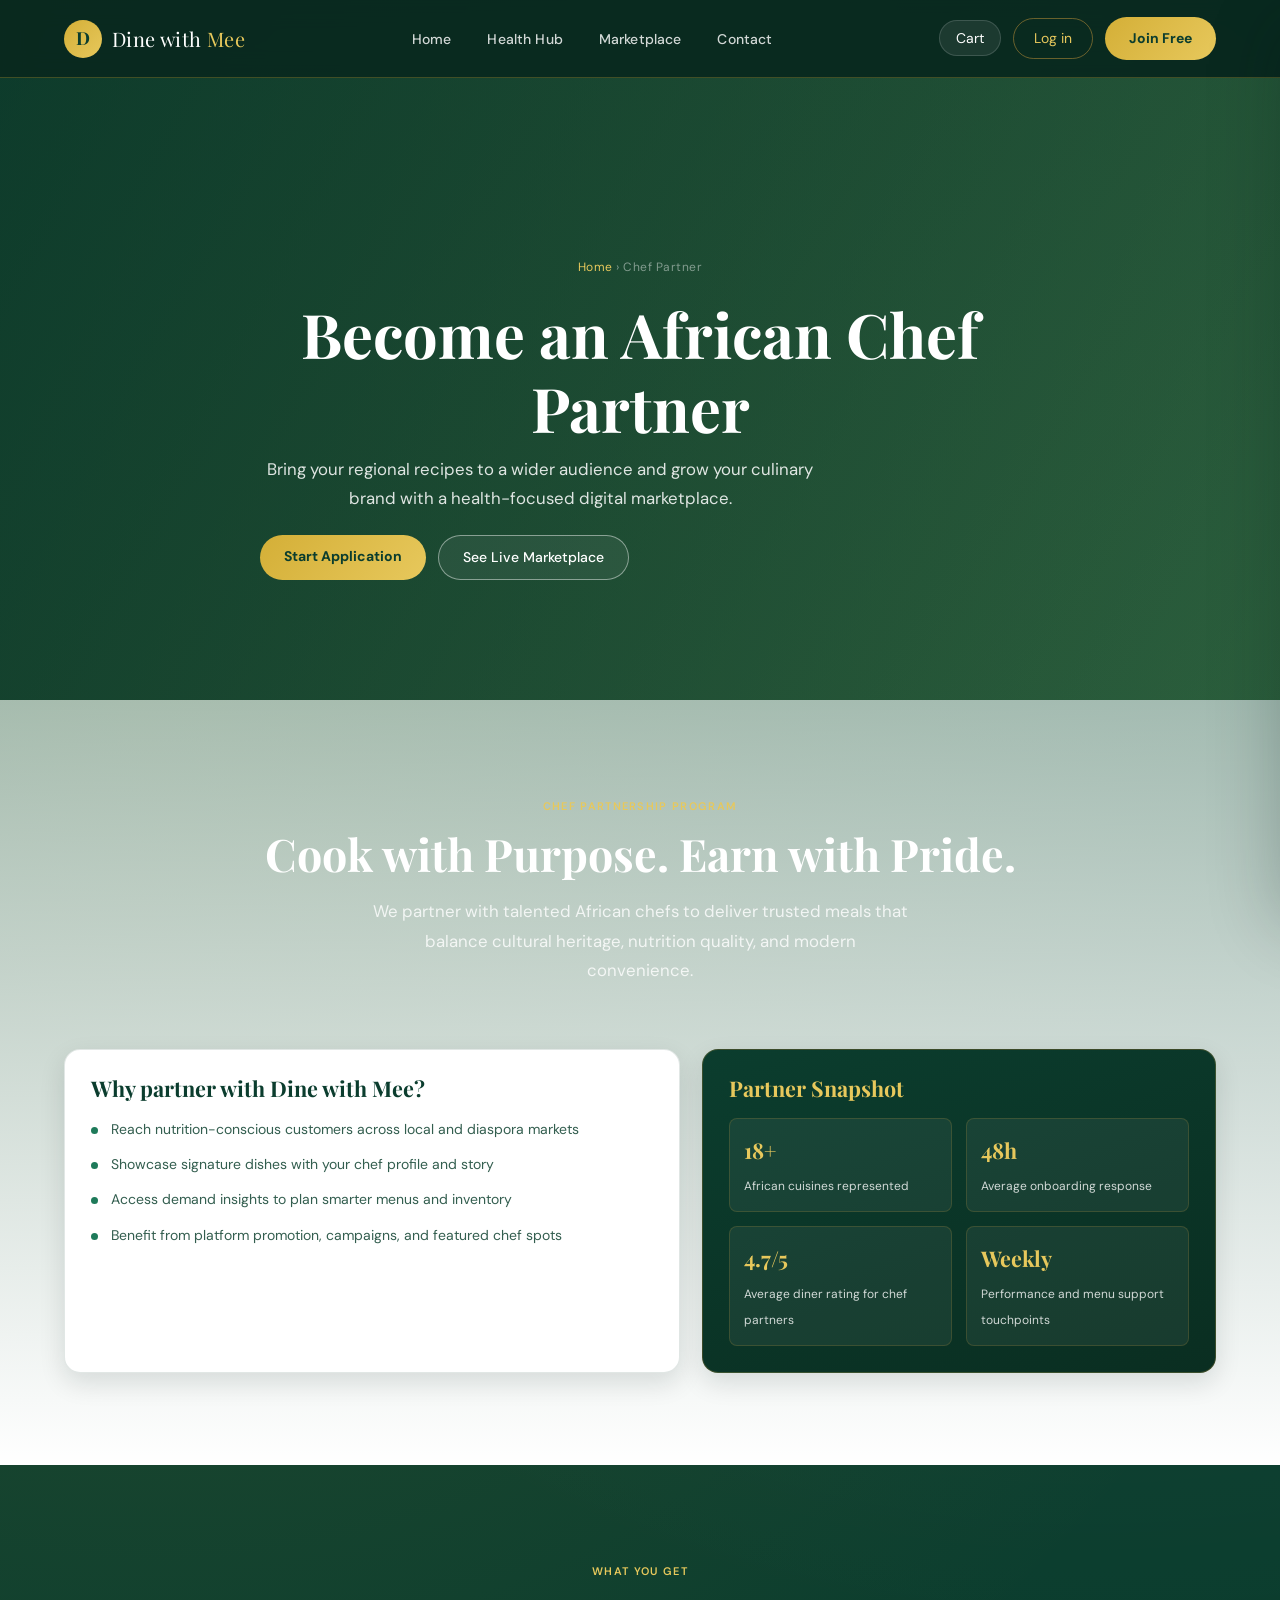
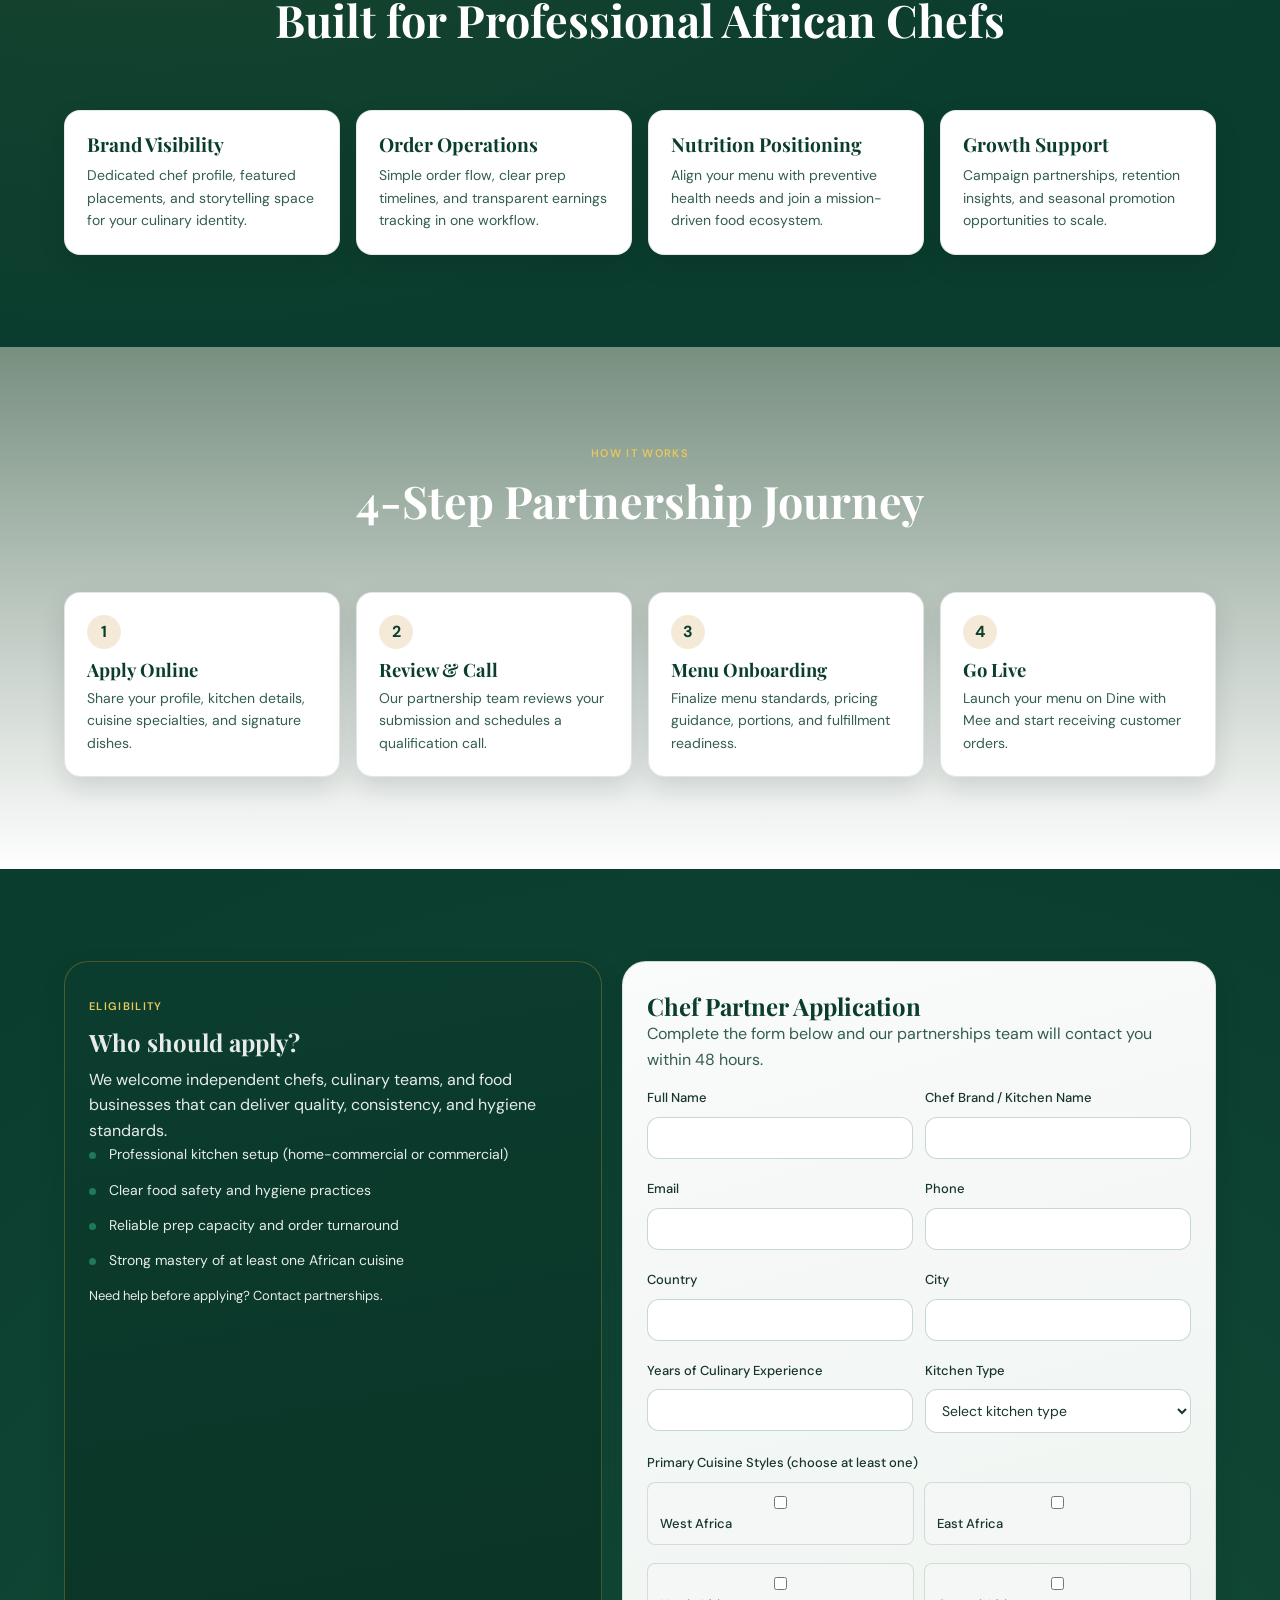
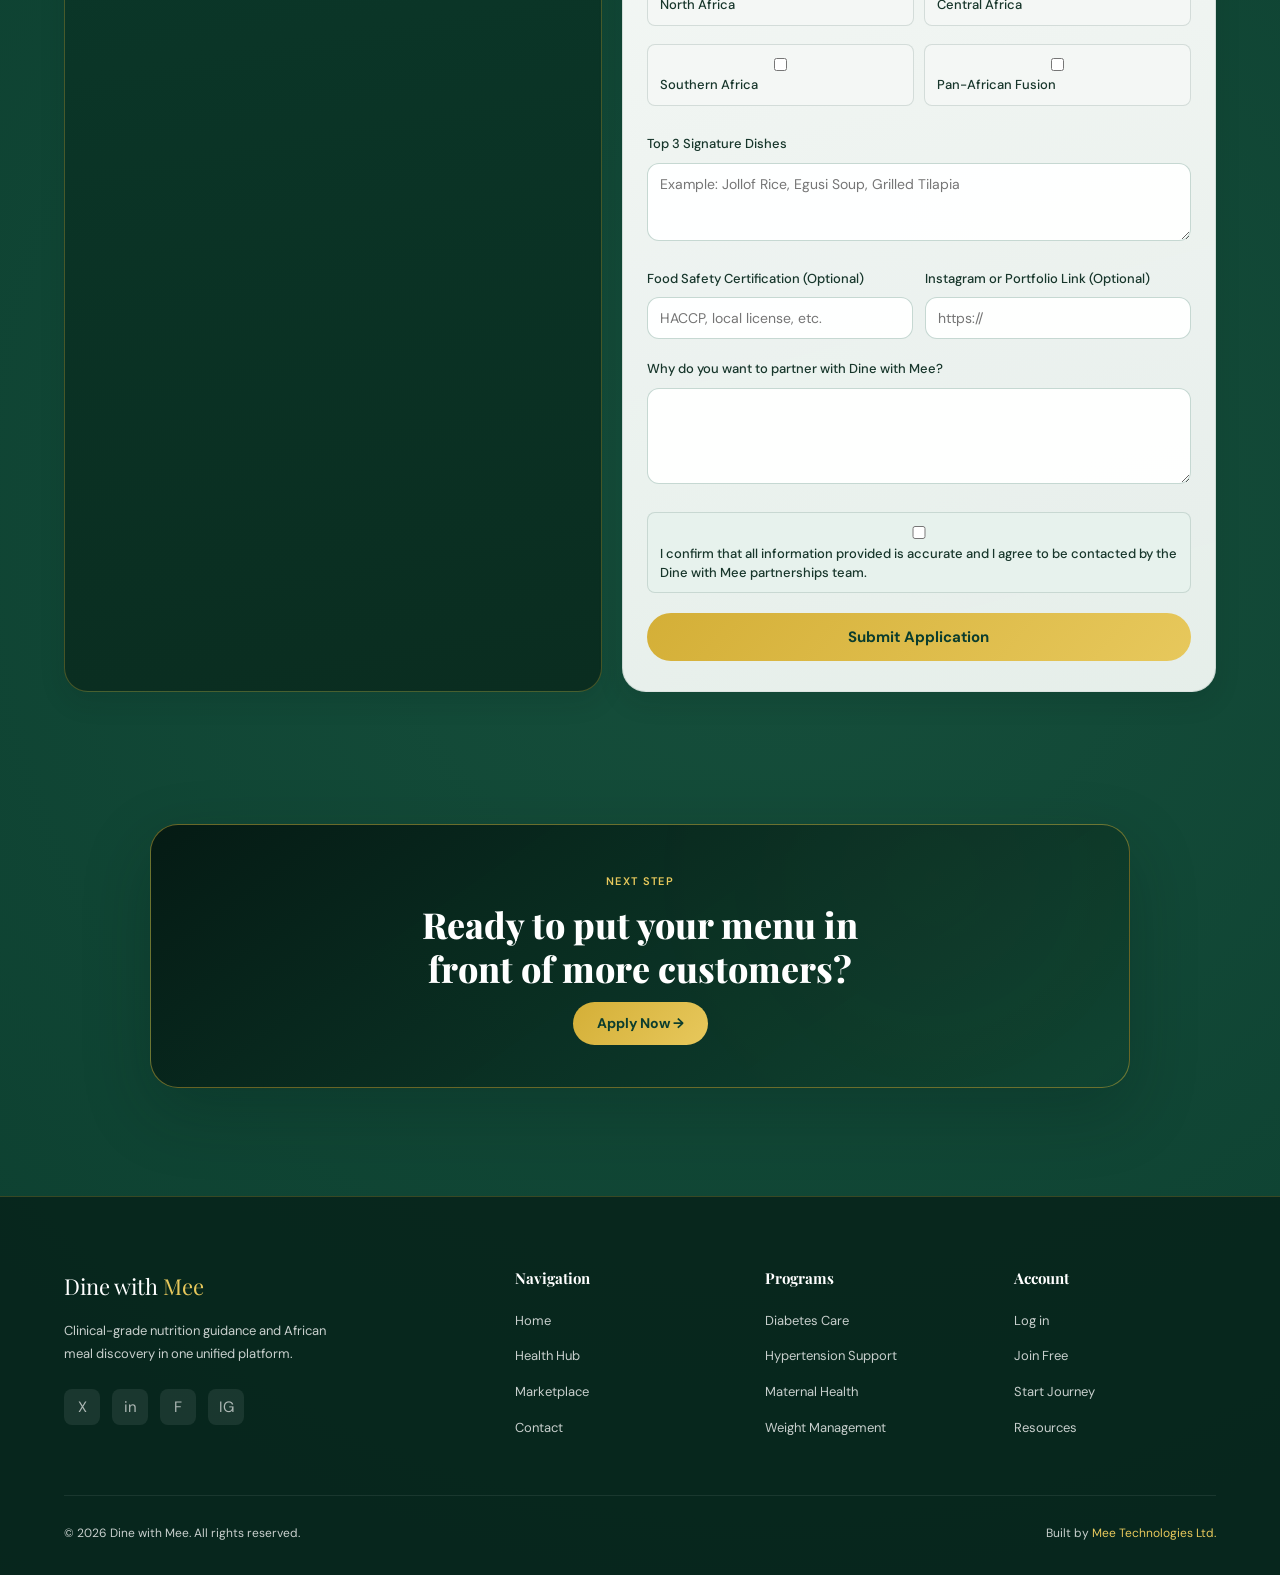
<file: chef-partner.html>
<!DOCTYPE html>
<html lang="en">
<head>
  <meta charset="UTF-8" />
  <meta name="viewport" content="width=device-width, initial-scale=1.0" />
  <title>African Chef Partner | Dine with Mee</title>
  <meta name="description" content="Apply to become an African Chef Partner on Dine with Mee and serve culturally rooted, clinically aligned meals to more families." />
  <link rel="stylesheet" href="styles.css" />
</head>
<body>

<nav class="navbar">
  <a href="index.html#home" class="nav-logo">
    <div class="logo-mark">D</div>
    <span class="logo-text">Dine with <span>Mee</span></span>
  </a>

  <ul class="nav-links" id="nav-links">
    <li><a href="index.html">Home</a></li>
    <li><a href="health.html">Health Hub</a></li>
    <li><a href="marketplace.html">Marketplace</a></li>
    <li><a href="contact.html">Contact</a></li>
  </ul>

  <div class="nav-actions">
    <button class="btn-cart" id="cart-btn" type="button">
      Cart
      <span class="cart-count" id="cart-count-nav" style="display:none">0</span>
    </button>
    <a href="login.html" class="btn-login">Log in</a>
    <a href="signup.html" class="btn-primary">Join Free</a>
    <button class="hamburger" id="hamburger" type="button" aria-label="Open menu">
      <span></span><span></span><span></span>
    </button>
  </div>
</nav>

<section class="page-hero chef-partner-hero" id="chef-partner-home">
  <div class="page-hero-content">
    <div class="breadcrumb"><a href="index.html#home">Home</a> &#8250; Chef Partner</div>
    <h1>Become an African Chef Partner</h1>
    <p>Bring your regional recipes to a wider audience and grow your culinary brand with a health-focused digital marketplace.</p>
    <div class="chef-hero-actions">
      <a href="#chef-partner-apply" class="btn-primary">Start Application</a>
      <a href="marketplace.html" class="btn-secondary">See Live Marketplace</a>
    </div>
  </div>
</section>

<section class="section chef-partner-intro">
  <div class="section-header">
    <span class="section-tag">Chef Partnership Program</span>
    <h2>Cook with Purpose. Earn with Pride.</h2>
    <p>We partner with talented African chefs to deliver trusted meals that balance cultural heritage, nutrition quality, and modern convenience.</p>
  </div>

  <div class="chef-partner-split">
    <article class="chef-partner-card">
      <h3>Why partner with Dine with Mee?</h3>
      <ul class="chef-checklist">
        <li>Reach nutrition-conscious customers across local and diaspora markets</li>
        <li>Showcase signature dishes with your chef profile and story</li>
        <li>Access demand insights to plan smarter menus and inventory</li>
        <li>Benefit from platform promotion, campaigns, and featured chef spots</li>
      </ul>
    </article>

    <article class="chef-partner-card chef-metrics-card">
      <h3>Partner Snapshot</h3>
      <div class="chef-metrics-grid">
        <div class="chef-metric">
          <strong>18+</strong>
          <span>African cuisines represented</span>
        </div>
        <div class="chef-metric">
          <strong>48h</strong>
          <span>Average onboarding response</span>
        </div>
        <div class="chef-metric">
          <strong>4.7/5</strong>
          <span>Average diner rating for chef partners</span>
        </div>
        <div class="chef-metric">
          <strong>Weekly</strong>
          <span>Performance and menu support touchpoints</span>
        </div>
      </div>
    </article>
  </div>
</section>

<section class="section chef-benefits-section">
  <div class="section-header">
    <span class="section-tag">What You Get</span>
    <h2>Built for Professional African Chefs</h2>
  </div>

  <div class="chef-benefits-grid">
    <article class="chef-benefit-card">
      <h3>Brand Visibility</h3>
      <p>Dedicated chef profile, featured placements, and storytelling space for your culinary identity.</p>
    </article>

    <article class="chef-benefit-card">
      <h3>Order Operations</h3>
      <p>Simple order flow, clear prep timelines, and transparent earnings tracking in one workflow.</p>
    </article>

    <article class="chef-benefit-card">
      <h3>Nutrition Positioning</h3>
      <p>Align your menu with preventive health needs and join a mission-driven food ecosystem.</p>
    </article>

    <article class="chef-benefit-card">
      <h3>Growth Support</h3>
      <p>Campaign partnerships, retention insights, and seasonal promotion opportunities to scale.</p>
    </article>
  </div>
</section>

<section class="section chef-process-section">
  <div class="section-header">
    <span class="section-tag">How It Works</span>
    <h2>4-Step Partnership Journey</h2>
  </div>

  <div class="chef-process-grid">
    <article class="chef-step-card">
      <span class="chef-step-num">1</span>
      <h3>Apply Online</h3>
      <p>Share your profile, kitchen details, cuisine specialties, and signature dishes.</p>
    </article>

    <article class="chef-step-card">
      <span class="chef-step-num">2</span>
      <h3>Review & Call</h3>
      <p>Our partnership team reviews your submission and schedules a qualification call.</p>
    </article>

    <article class="chef-step-card">
      <span class="chef-step-num">3</span>
      <h3>Menu Onboarding</h3>
      <p>Finalize menu standards, pricing guidance, portions, and fulfillment readiness.</p>
    </article>

    <article class="chef-step-card">
      <span class="chef-step-num">4</span>
      <h3>Go Live</h3>
      <p>Launch your menu on Dine with Mee and start receiving customer orders.</p>
    </article>
  </div>
</section>

<section class="section chef-application-section" id="chef-partner-apply">
  <div class="contact-grid chef-application-grid">
    <article class="contact-info-card chef-requirements-card">
      <span class="section-tag">Eligibility</span>
      <h2>Who should apply?</h2>
      <p>We welcome independent chefs, culinary teams, and food businesses that can deliver quality, consistency, and hygiene standards.</p>

      <ul class="chef-checklist">
        <li>Professional kitchen setup (home-commercial or commercial)</li>
        <li>Clear food safety and hygiene practices</li>
        <li>Reliable prep capacity and order turnaround</li>
        <li>Strong mastery of at least one African cuisine</li>
      </ul>

      <p class="chef-form-note">Need help before applying? <a href="contact.html">Contact partnerships</a>.</p>
    </article>

    <article class="contact-form-card chef-form-card">
      <h2>Chef Partner Application</h2>
      <p>Complete the form below and our partnerships team will contact you within 48 hours.</p>

      <form id="chef-partner-form" class="contact-form" novalidate>
        <div class="checkout-fields-grid">
          <div class="form-group">
            <label for="chef-full-name">Full Name</label>
            <input id="chef-full-name" name="full-name" type="text" required />
          </div>
          <div class="form-group">
            <label for="chef-brand-name">Chef Brand / Kitchen Name</label>
            <input id="chef-brand-name" name="brand-name" type="text" required />
          </div>
        </div>

        <div class="checkout-fields-grid">
          <div class="form-group">
            <label for="chef-email">Email</label>
            <input id="chef-email" name="email" type="email" required />
          </div>
          <div class="form-group">
            <label for="chef-phone">Phone</label>
            <input id="chef-phone" name="phone" type="tel" required />
          </div>
        </div>

        <div class="checkout-fields-grid">
          <div class="form-group">
            <label for="chef-country">Country</label>
            <input id="chef-country" name="country" type="text" required />
          </div>
          <div class="form-group">
            <label for="chef-city">City</label>
            <input id="chef-city" name="city" type="text" required />
          </div>
        </div>

        <div class="checkout-fields-grid">
          <div class="form-group">
            <label for="chef-experience">Years of Culinary Experience</label>
            <input id="chef-experience" name="experience" type="number" min="0" required />
          </div>
          <div class="form-group">
            <label for="chef-kitchen-type">Kitchen Type</label>
            <select id="chef-kitchen-type" name="kitchen-type" required>
              <option value="">Select kitchen type</option>
              <option value="home-commercial">Home-Commercial Kitchen</option>
              <option value="commercial">Commercial Kitchen</option>
              <option value="restaurant">Restaurant Kitchen</option>
              <option value="cloud">Cloud Kitchen</option>
            </select>
          </div>
        </div>

        <div class="form-group">
          <label>Primary Cuisine Styles (choose at least one)</label>
          <div class="chef-checkbox-grid">
            <label class="chef-checkbox-chip"><input type="checkbox" name="cuisines" value="West Africa" /> West Africa</label>
            <label class="chef-checkbox-chip"><input type="checkbox" name="cuisines" value="East Africa" /> East Africa</label>
            <label class="chef-checkbox-chip"><input type="checkbox" name="cuisines" value="North Africa" /> North Africa</label>
            <label class="chef-checkbox-chip"><input type="checkbox" name="cuisines" value="Central Africa" /> Central Africa</label>
            <label class="chef-checkbox-chip"><input type="checkbox" name="cuisines" value="Southern Africa" /> Southern Africa</label>
            <label class="chef-checkbox-chip"><input type="checkbox" name="cuisines" value="Pan-African Fusion" /> Pan-African Fusion</label>
          </div>
        </div>

        <div class="form-group">
          <label for="chef-signature-dishes">Top 3 Signature Dishes</label>
          <textarea id="chef-signature-dishes" name="signature-dishes" rows="3" placeholder="Example: Jollof Rice, Egusi Soup, Grilled Tilapia" required></textarea>
        </div>

        <div class="checkout-fields-grid">
          <div class="form-group">
            <label for="chef-certification">Food Safety Certification (Optional)</label>
            <input id="chef-certification" name="certification" type="text" placeholder="HACCP, local license, etc." />
          </div>
          <div class="form-group">
            <label for="chef-instagram">Instagram or Portfolio Link (Optional)</label>
            <input id="chef-instagram" name="portfolio" type="url" placeholder="https://" />
          </div>
        </div>

        <div class="form-group">
          <label for="chef-story">Why do you want to partner with Dine with Mee?</label>
          <textarea id="chef-story" name="story" rows="4" required></textarea>
        </div>

        <div class="form-group chef-consent">
          <label class="chef-checkbox-chip">
            <input type="checkbox" name="consent" required />
            I confirm that all information provided is accurate and I agree to be contacted by the Dine with Mee partnerships team.
          </label>
        </div>

        <button type="submit" class="btn-primary btn-full">Submit Application</button>
      </form>
    </article>
  </div>
</section>

<section class="section ready-cta mini-ready">
  <div class="ready-cta-box">
    <span class="section-tag">Next Step</span>
    <h2>Ready to put your menu in front of more customers?</h2>
    <a href="#chef-partner-apply" class="btn-primary">Apply Now &#8594;</a>
  </div>
</section>

<footer>
  <div class="footer-grid">
    <div class="footer-brand">
      <span class="logo-text">Dine with <span>Mee</span></span>
      <p>Clinical-grade nutrition guidance and African meal discovery in one unified platform.</p>
      <div class="social-links">
        <a href="#" aria-label="X">X</a>
        <a href="#" aria-label="LinkedIn">in</a>
        <a href="#" aria-label="Facebook">F</a>
        <a href="#" aria-label="Instagram">IG</a>
      </div>
    </div>

    <div class="footer-col">
      <h5>Navigation</h5>
      <ul>
        <li><a href="index.html">Home</a></li>
        <li><a href="health.html">Health Hub</a></li>
        <li><a href="marketplace.html">Marketplace</a></li>
        <li><a href="contact.html">Contact</a></li>
      </ul>
    </div>

    <div class="footer-col">
      <h5>Programs</h5>
      <ul>
        <li><a href="health.html#diabetes">Diabetes Care</a></li>
        <li><a href="health.html#hypertension">Hypertension Support</a></li>
        <li><a href="health.html#maternal-care-pathway">Maternal Health</a></li>
        <li><a href="health.html#obesity">Weight Management</a></li>
      </ul>
    </div>

    <div class="footer-col">
      <h5>Account</h5>
      <ul>
        <li><a href="login.html">Log in</a></li>
        <li><a href="signup.html">Join Free</a></li>
        <li><a href="index.html#ready-to-heal">Start Journey</a></li>
        <li><a href="health.html#nutrition-research">Resources</a></li>
      </ul>
    </div>
  </div>

  <div class="footer-bottom">
    <span>&copy; 2026 Dine with Mee. All rights reserved.</span>
    <span>Built by <span class="gold">Mee Technologies Ltd.</span></span>
  </div>
</footer>

<div class="cart-overlay" id="cart-overlay"></div>
<div class="cart-sidebar" id="cart-sidebar">
  <div class="cart-header">
    <h3>Your Cart</h3>
    <button class="cart-close" id="cart-close" type="button">X</button>
  </div>
  <div class="cart-items" id="cart-items">
    <div class="cart-empty">
      <span class="emoji">Meal</span>
      Your cart is empty.<br />Explore our marketplace!
    </div>
  </div>
  <div class="cart-footer">
    <div class="cart-total">
      <span>Total</span>
      <span class="amount" id="cart-total-amount">0 RWF</span>
    </div>
    <button class="btn-primary btn-full" type="button" onclick="showToast('Checkout loading...')">Checkout</button>
  </div>
</div>

<script src="script.js"></script>
</body>
</html>
</file>
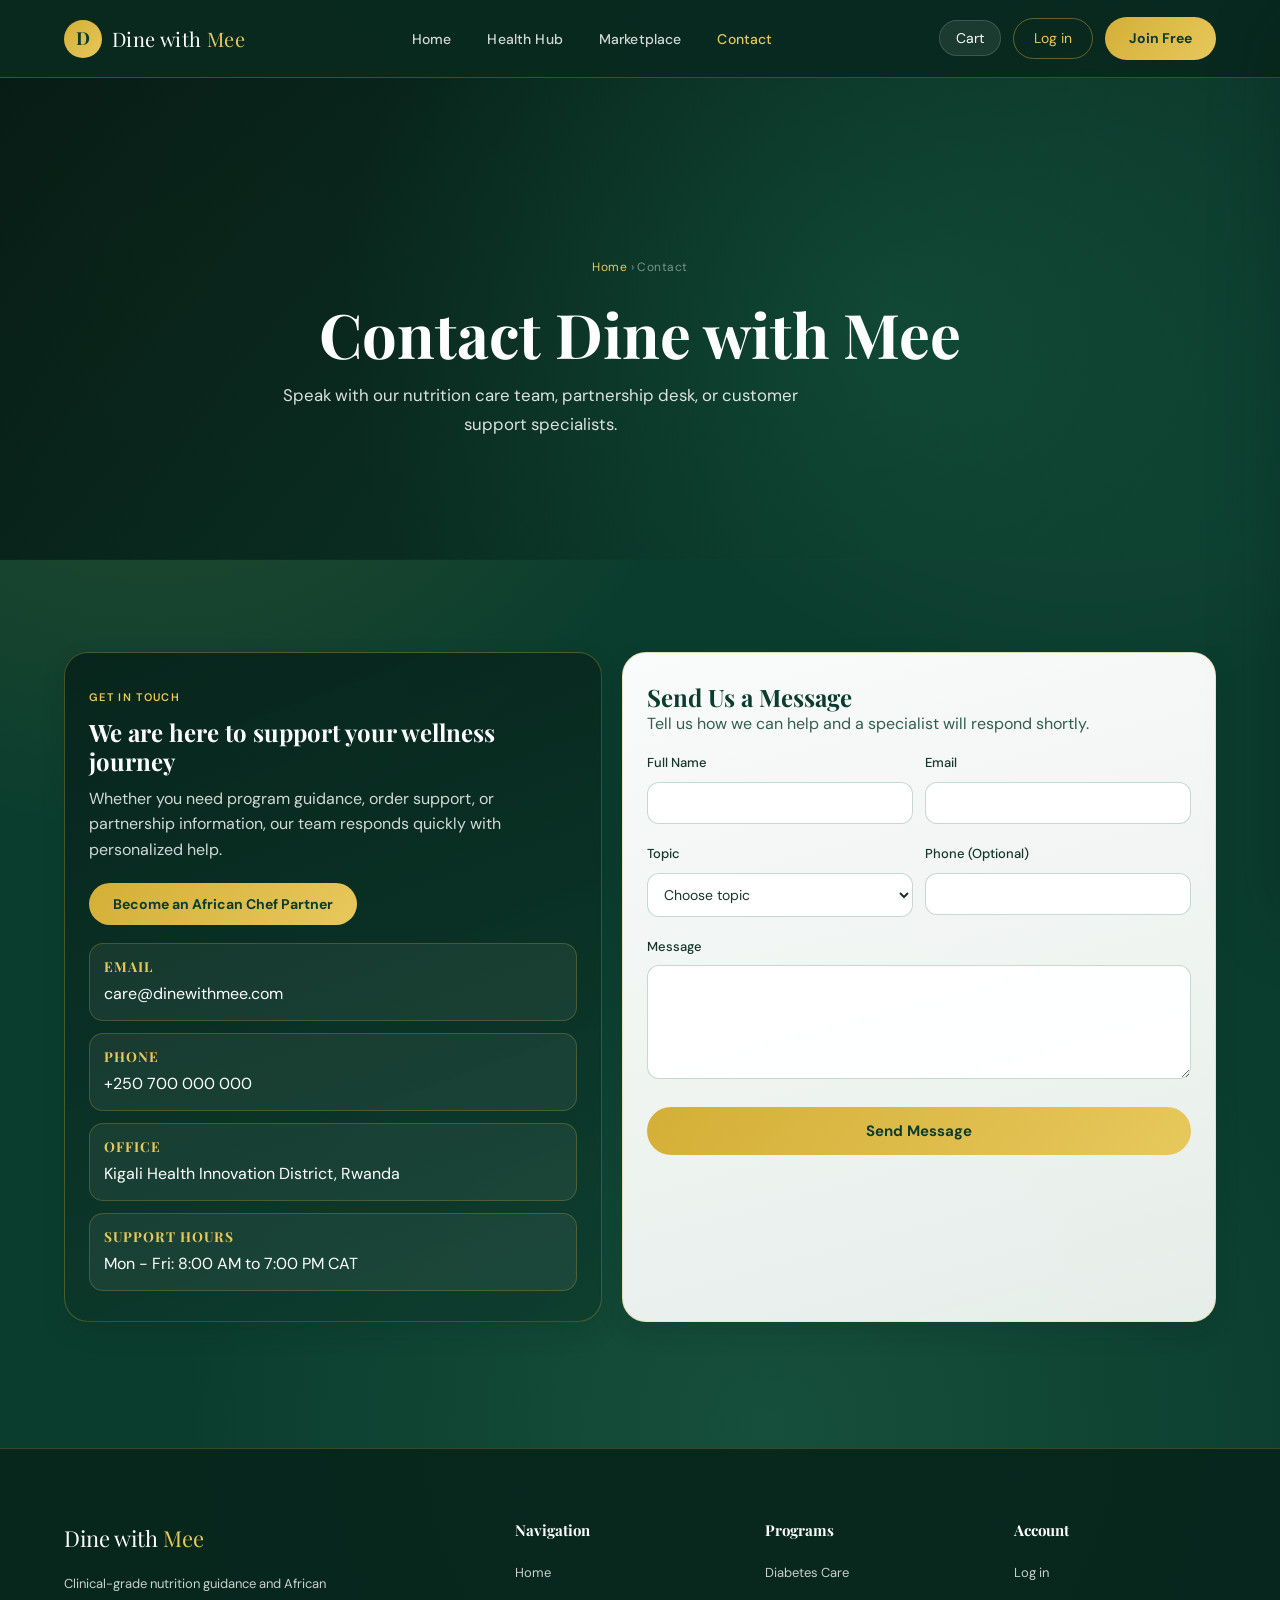
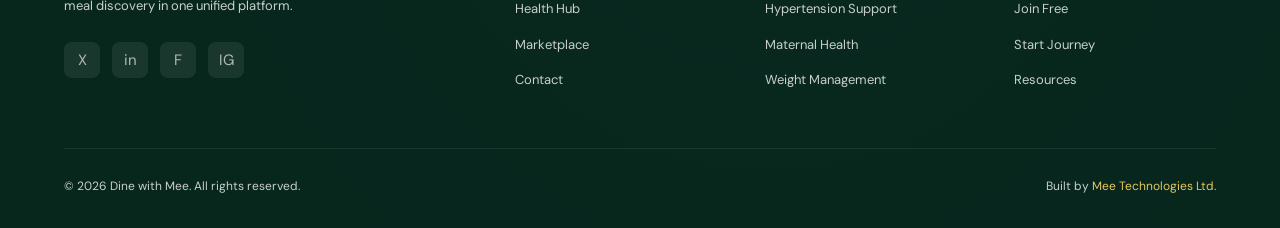
<file: contact.html>
<!DOCTYPE html>
<html lang="en">
<head>
  <meta charset="UTF-8" />
  <meta name="viewport" content="width=device-width, initial-scale=1.0" />
  <title>Contact | Dine with Mee</title>
  <meta name="description" content="Contact Dine with Mee for clinical nutrition support, partnerships, and customer care." />
  <link rel="stylesheet" href="styles.css" />
</head>
<body>

<nav class="navbar">
  <a href="index.html#home" class="nav-logo">
    <div class="logo-mark">D</div>
    <span class="logo-text">Dine with <span>Mee</span></span>
  </a>

  <ul class="nav-links" id="nav-links">
    <li><a href="index.html">Home</a></li>
    <li><a href="health.html">Health Hub</a></li>
    <li><a href="marketplace.html">Marketplace</a></li>
    <li><a href="contact.html" class="active">Contact</a></li>
  </ul>

  <div class="nav-actions">
    <button class="btn-cart" id="cart-btn" type="button">
      Cart
      <span class="cart-count" id="cart-count-nav" style="display:none">0</span>
    </button>
    <a href="login.html" class="btn-login">Log in</a>
    <a href="signup.html" class="btn-primary">Join Free</a>
    <button class="hamburger" id="hamburger" type="button" aria-label="Open menu">
      <span></span><span></span><span></span>
    </button>
  </div>
</nav>

<section class="page-hero" id="contact-home">
  <div class="page-hero-content">
    <div class="breadcrumb"><a href="index.html#home">Home</a> &#8250; Contact</div>
    <h1>Contact Dine with Mee</h1>
    <p>Speak with our nutrition care team, partnership desk, or customer support specialists.</p>
  </div>
</section>

<section class="section contact-section">
  <div class="contact-grid">
    <article class="contact-info-card">
      <span class="section-tag">Get in Touch</span>
      <h2>We are here to support your wellness journey</h2>
      <p>Whether you need program guidance, order support, or partnership information, our team responds quickly with personalized help.</p>
      <div class="contact-partner-cta">
        <a href="chef-partner.html" class="btn-primary">Become an African Chef Partner</a>
      </div>

      <div class="contact-info-list">
        <div class="contact-info-item">
          <h3>Email</h3>
          <p>care@dinewithmee.com</p>
        </div>
        <div class="contact-info-item">
          <h3>Phone</h3>
          <p>+250 700 000 000</p>
        </div>
        <div class="contact-info-item">
          <h3>Office</h3>
          <p>Kigali Health Innovation District, Rwanda</p>
        </div>
        <div class="contact-info-item">
          <h3>Support Hours</h3>
          <p>Mon - Fri: 8:00 AM to 7:00 PM CAT</p>
        </div>
      </div>
    </article>

    <article class="contact-form-card">
      <h2>Send Us a Message</h2>
      <p>Tell us how we can help and a specialist will respond shortly.</p>

      <form id="contact-form" class="contact-form" novalidate>
        <div class="checkout-fields-grid">
          <div class="form-group">
            <label for="contact-name">Full Name</label>
            <input id="contact-name" name="name" type="text" required />
          </div>
          <div class="form-group">
            <label for="contact-email">Email</label>
            <input id="contact-email" name="email" type="email" required />
          </div>
        </div>

        <div class="checkout-fields-grid">
          <div class="form-group">
            <label for="contact-topic">Topic</label>
            <select id="contact-topic" name="topic" required>
              <option value="">Choose topic</option>
              <option value="clinical">Clinical Program Support</option>
              <option value="orders">Meal Orders</option>
              <option value="partnerships">Partnerships</option>
              <option value="general">General Inquiry</option>
            </select>
          </div>
          <div class="form-group">
            <label for="contact-phone">Phone (Optional)</label>
            <input id="contact-phone" name="phone" type="tel" />
          </div>
        </div>

        <div class="form-group">
          <label for="contact-message">Message</label>
          <textarea id="contact-message" name="message" rows="5" required></textarea>
        </div>

        <button type="submit" class="btn-primary btn-full">Send Message</button>
      </form>
    </article>
  </div>
</section>

<footer>
  <div class="footer-grid">
    <div class="footer-brand">
      <span class="logo-text">Dine with <span>Mee</span></span>
      <p>Clinical-grade nutrition guidance and African meal discovery in one unified platform.</p>
      <div class="social-links">
        <a href="#" aria-label="X">X</a>
        <a href="#" aria-label="LinkedIn">in</a>
        <a href="#" aria-label="Facebook">F</a>
        <a href="#" aria-label="Instagram">IG</a>
      </div>
    </div>

    <div class="footer-col">
      <h5>Navigation</h5>
      <ul>
        <li><a href="index.html">Home</a></li>
        <li><a href="health.html">Health Hub</a></li>
        <li><a href="marketplace.html">Marketplace</a></li>
        <li><a href="contact.html">Contact</a></li>
      </ul>
    </div>

    <div class="footer-col">
      <h5>Programs</h5>
      <ul>
        <li><a href="health.html#diabetes">Diabetes Care</a></li>
        <li><a href="health.html#hypertension">Hypertension Support</a></li>
        <li><a href="health.html#maternal-care-pathway">Maternal Health</a></li>
        <li><a href="health.html#obesity">Weight Management</a></li>
      </ul>
    </div>

    <div class="footer-col">
      <h5>Account</h5>
      <ul>
        <li><a href="login.html">Log in</a></li>
        <li><a href="signup.html">Join Free</a></li>
        <li><a href="index.html#ready-to-heal">Start Journey</a></li>
        <li><a href="health.html#nutrition-research">Resources</a></li>
      </ul>
    </div>
  </div>

  <div class="footer-bottom">
    <span>&copy; 2026 Dine with Mee. All rights reserved.</span>
    <span>Built by <span class="gold">Mee Technologies Ltd.</span></span>
  </div>
</footer>

<div class="cart-overlay" id="cart-overlay"></div>
<div class="cart-sidebar" id="cart-sidebar">
  <div class="cart-header">
    <h3>Your Cart</h3>
    <button class="cart-close" id="cart-close" type="button">X</button>
  </div>
  <div class="cart-items" id="cart-items">
    <div class="cart-empty">
      <span class="emoji">Meal</span>
      Your cart is empty.<br />Explore our marketplace!
    </div>
  </div>
  <div class="cart-footer">
    <div class="cart-total">
      <span>Total</span>
      <span class="amount" id="cart-total-amount">0 RWF</span>
    </div>
    <button class="btn-primary btn-full" type="button" onclick="showToast('Checkout loading...')">Checkout</button>
  </div>
</div>

<script src="script.js"></script>
</body>
</html>
</file>
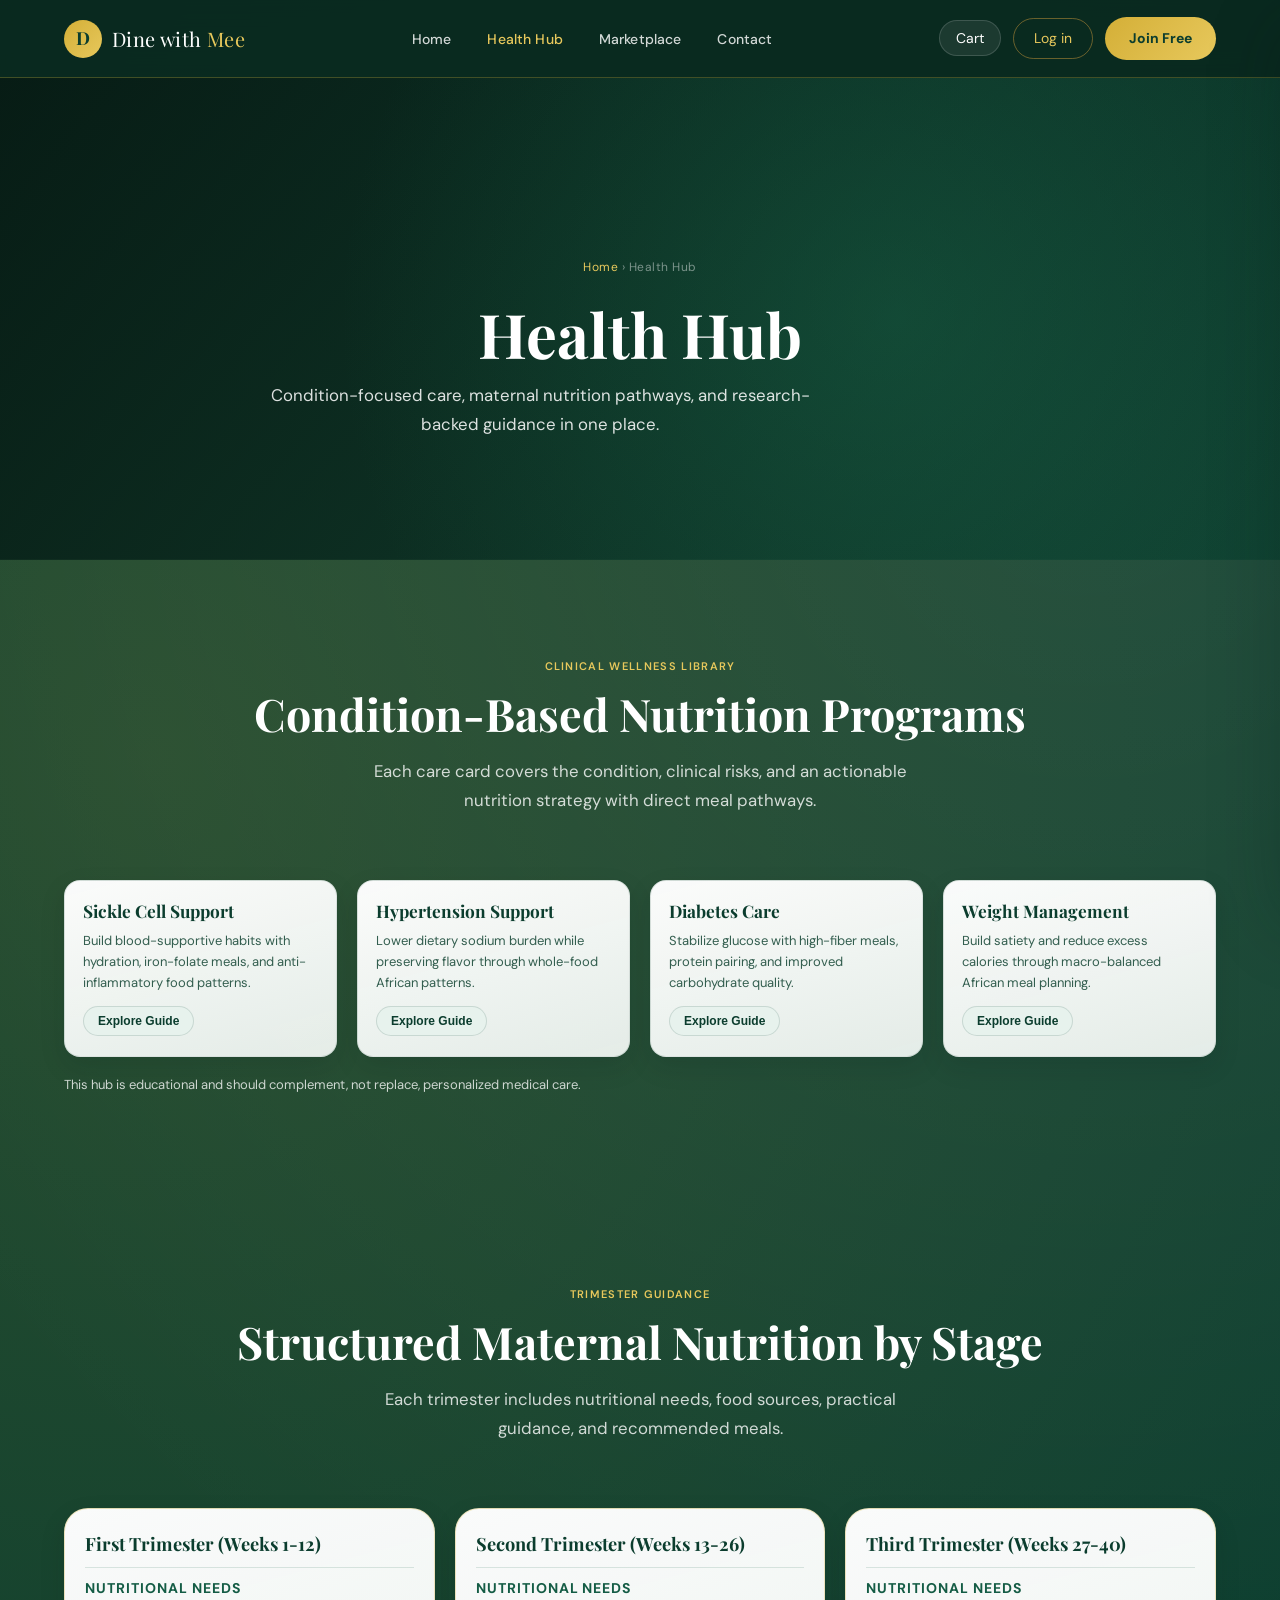
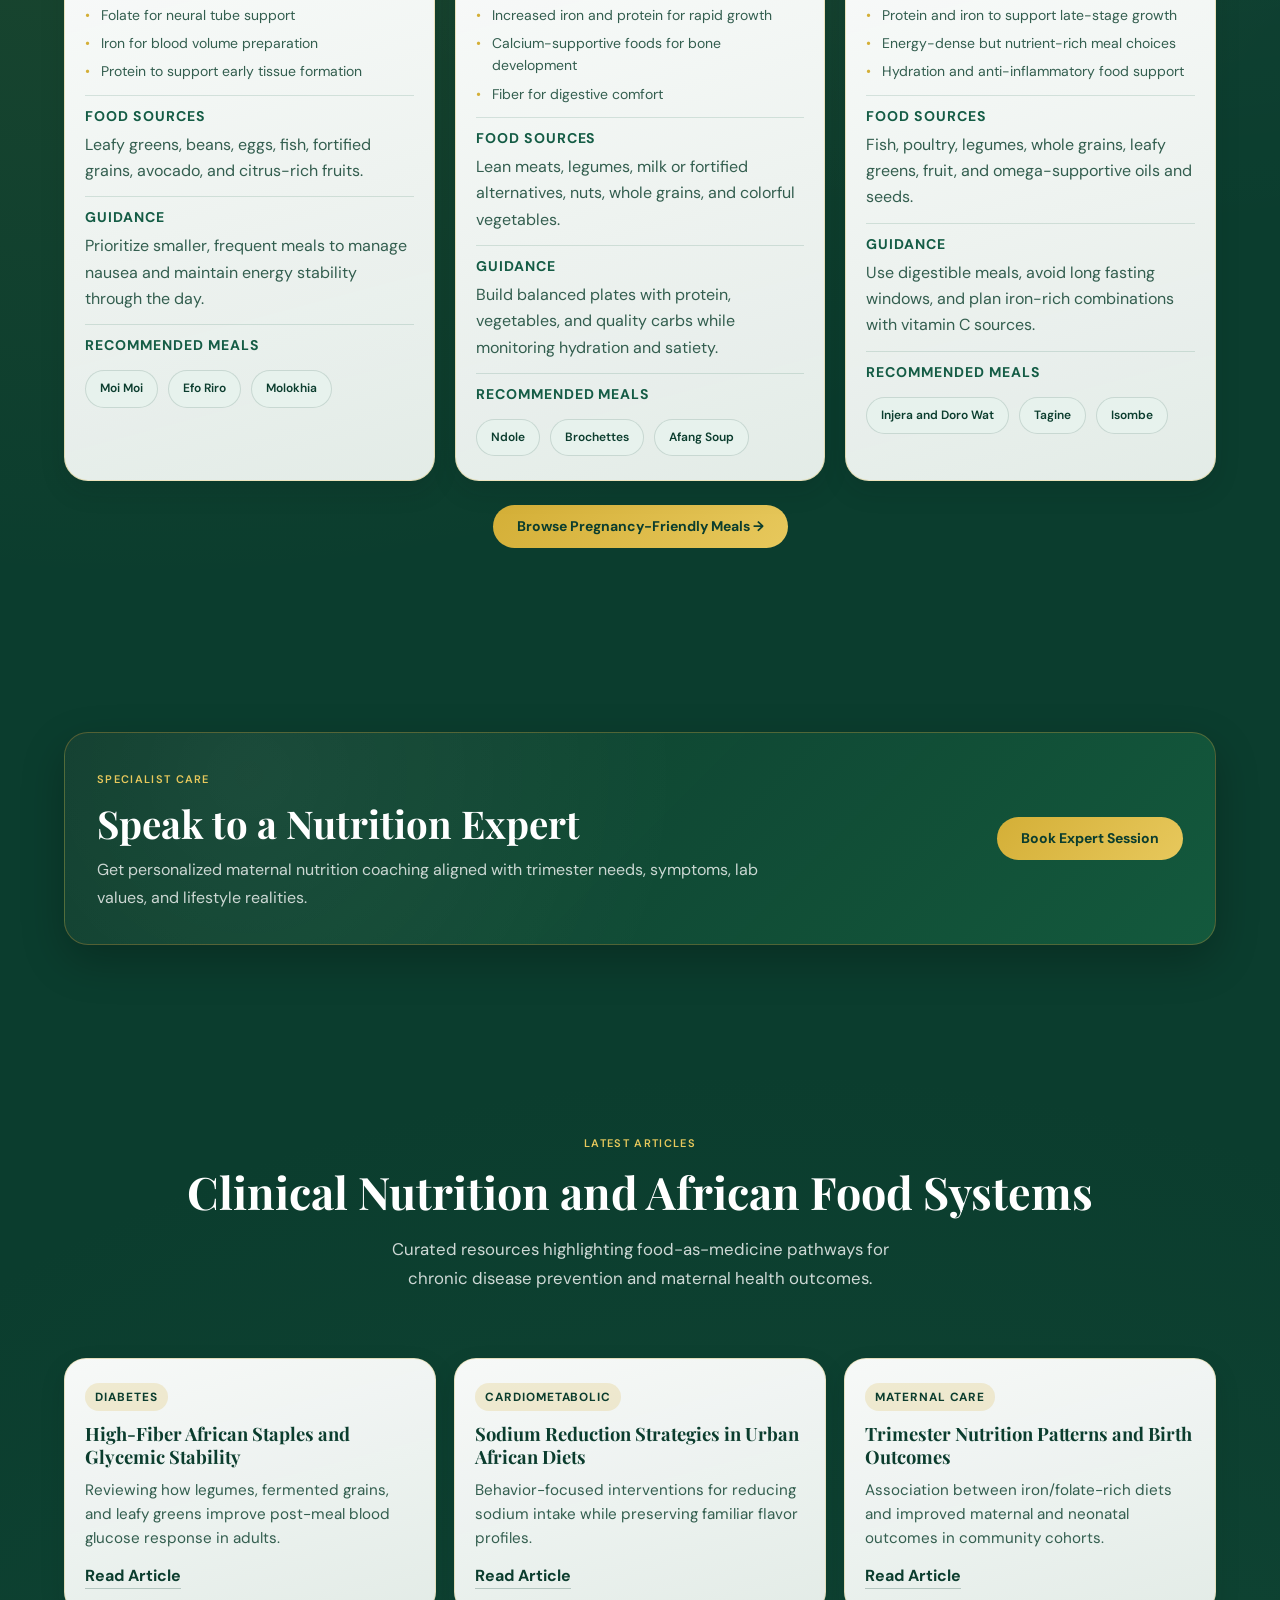
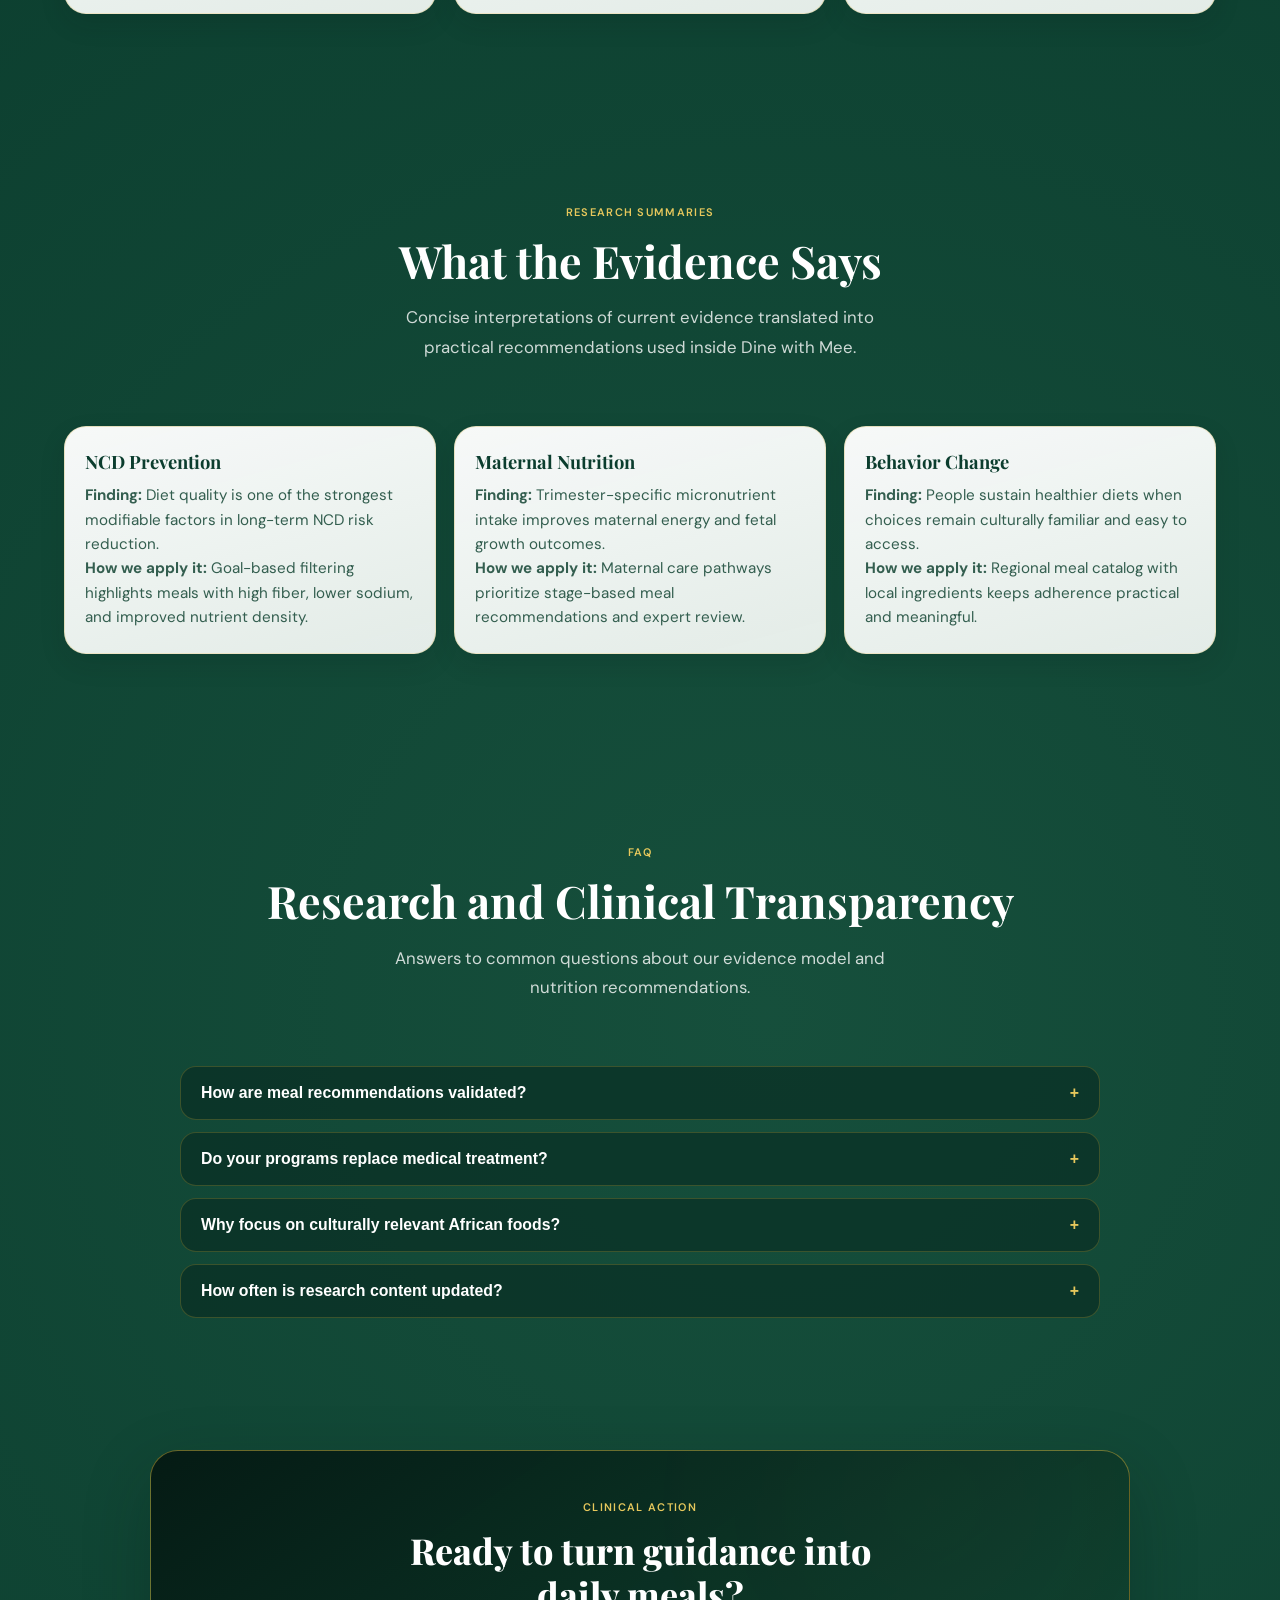
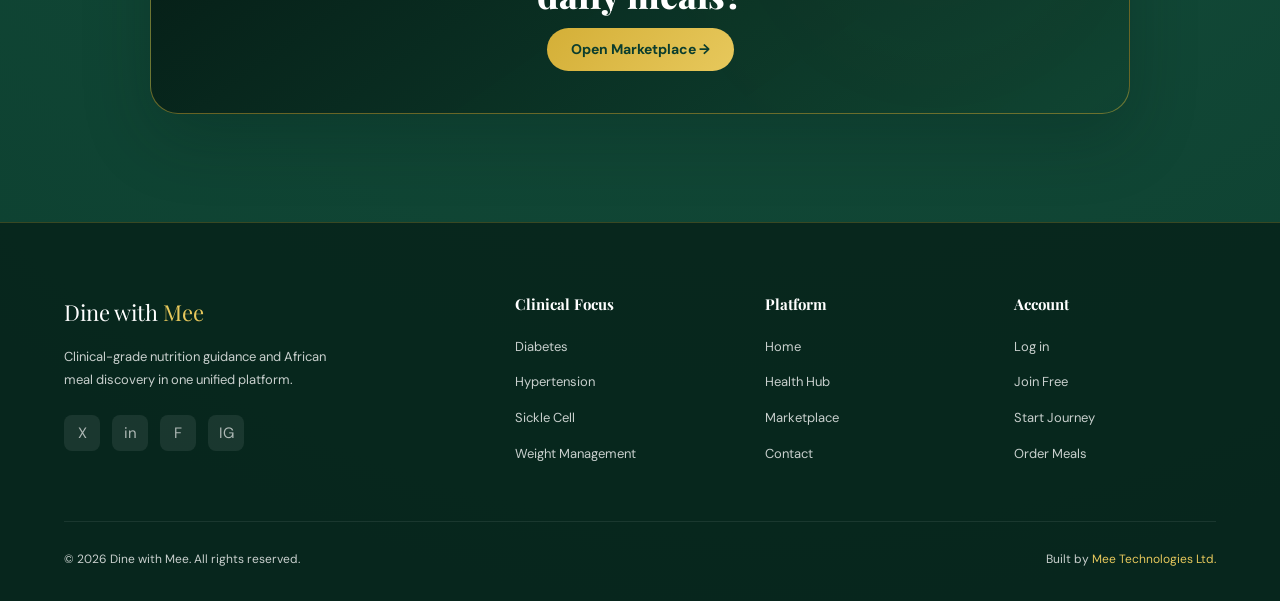
<file: health.html>
<!DOCTYPE html>
<html lang="en">
<head>
  <meta charset="UTF-8" />
  <meta name="viewport" content="width=device-width, initial-scale=1.0" />
  <title>Health Hub | Dine with Mee</title>
  <meta name="description" content="Condition-based programs, maternal care pathways, and nutrition research in one unified Health Hub." />
  <link rel="stylesheet" href="styles.css" />
</head>
<body>

<nav class="navbar">
  <a href="index.html#home" class="nav-logo">
    <div class="logo-mark">D</div>
    <span class="logo-text">Dine with <span>Mee</span></span>
  </a>

  <ul class="nav-links" id="nav-links">
    <li><a href="index.html">Home</a></li>
    <li><a href="health.html" class="active">Health Hub</a></li>
    <li><a href="marketplace.html">Marketplace</a></li>
    <li><a href="contact.html">Contact</a></li>
  </ul>

  <div class="nav-actions">
    <button class="btn-cart" id="cart-btn" type="button">
      Cart
      <span class="cart-count" id="cart-count-nav" style="display:none">0</span>
    </button>
    <a href="login.html" class="btn-login">Log in</a>
    <a href="signup.html" class="btn-primary">Join Free</a>
    <button class="hamburger" id="hamburger" type="button" aria-label="Open menu">
      <span></span><span></span><span></span>
    </button>
  </div>
</nav>

<section class="page-hero" id="health-hub-home">
  <div class="page-hero-content">
    <div class="breadcrumb"><a href="index.html#home">Home</a> &#8250; Health Hub</div>
    <h1>Health Hub</h1>
    <p>Condition-focused care, maternal nutrition pathways, and research-backed guidance in one place.</p>
  </div>
</section>

<section class="section" id="health-conditions">
  <div class="section-header">
    <span class="section-tag">Clinical Wellness Library</span>
    <h2>Condition-Based Nutrition Programs</h2>
    <p>Each care card covers the condition, clinical risks, and an actionable nutrition strategy with direct meal pathways.</p>
  </div>

  <div class="resource-grid health-hub-grid">
    <article class="resource-card guide-card" id="sickle-cell" data-guide-card>
      <h3>Sickle Cell Support</h3>
      <p class="guide-preview">Build blood-supportive habits with hydration, iron-folate meals, and anti-inflammatory food patterns.</p>
      <button class="guide-toggle-btn" type="button" data-guide-toggle aria-expanded="false">Explore Guide</button>
      <div class="guide-more" data-guide-more>
        <div class="resource-block">
          <h4>Clinical focus</h4>
          <p>Sickle cell disease can reduce oxygen delivery and increase fatigue episodes, making nutrient density and hydration essential.</p>
        </div>
        <div class="resource-block">
          <h4>Nutrition priorities</h4>
          <ul class="resource-list">
            <li>Hydration throughout the day</li>
            <li>Iron and folate-rich foods from greens and legumes</li>
            <li>Protein support for recovery and energy resilience</li>
          </ul>
        </div>
        <div class="resource-link-row">
          <a class="resource-link" href="marketplace.html">View supportive meals</a>
          <a class="resource-link" href="index.html#health-goals">Use goal filter</a>
        </div>
      </div>
    </article>

    <article class="resource-card guide-card" id="hypertension" data-guide-card>
      <h3>Hypertension Support</h3>
      <p class="guide-preview">Lower dietary sodium burden while preserving flavor through whole-food African patterns.</p>
      <button class="guide-toggle-btn" type="button" data-guide-toggle aria-expanded="false">Explore Guide</button>
      <div class="guide-more" data-guide-more>
        <div class="resource-block">
          <h4>Clinical focus</h4>
          <p>Persistent elevated blood pressure increases long-term cardiovascular and kidney risk.</p>
        </div>
        <div class="resource-block">
          <h4>Nutrition priorities</h4>
          <ul class="resource-list">
            <li>Reduce processed salty foods and hidden sodium</li>
            <li>Increase vegetables, legumes, and potassium-rich ingredients</li>
            <li>Prefer grilled, boiled, or lightly sauteed meals</li>
          </ul>
        </div>
        <div class="resource-link-row">
          <a class="resource-link" href="marketplace.html">Explore heart-friendly meals</a>
          <a class="resource-link" href="#nutrition-research">Read evidence summary</a>
        </div>
      </div>
    </article>

    <article class="resource-card guide-card" id="diabetes" data-guide-card>
      <h3>Diabetes Care</h3>
      <p class="guide-preview">Stabilize glucose with high-fiber meals, protein pairing, and improved carbohydrate quality.</p>
      <button class="guide-toggle-btn" type="button" data-guide-toggle aria-expanded="false">Explore Guide</button>
      <div class="guide-more" data-guide-more>
        <div class="resource-block">
          <h4>Clinical focus</h4>
          <p>Diabetes management improves with consistent, lower glycemic meal structure and better portion quality.</p>
        </div>
        <div class="resource-block">
          <h4>Nutrition priorities</h4>
          <ul class="resource-list">
            <li>Prioritize legumes, vegetables, and whole-grain options</li>
            <li>Combine carbohydrates with protein or healthy fat</li>
            <li>Use steady meal timing to reduce sharp glucose swings</li>
          </ul>
        </div>
        <div class="resource-link-row">
          <a class="resource-link" href="marketplace.html">Find diabetes meals</a>
          <a class="resource-link" href="index.html#health-goals">Apply diabetes filter</a>
        </div>
      </div>
    </article>

    <article class="resource-card guide-card" id="obesity" data-guide-card>
      <h3>Weight Management</h3>
      <p class="guide-preview">Build satiety and reduce excess calories through macro-balanced African meal planning.</p>
      <button class="guide-toggle-btn" type="button" data-guide-toggle aria-expanded="false">Explore Guide</button>
      <div class="guide-more" data-guide-more>
        <div class="resource-block">
          <h4>Clinical focus</h4>
          <p>Weight gain risk is often tied to low satiety food patterns and inconsistent meal quality.</p>
        </div>
        <div class="resource-block">
          <h4>Nutrition priorities</h4>
          <ul class="resource-list">
            <li>Increase fiber and protein to improve fullness</li>
            <li>Reduce sugar-dense drinks and ultra-processed snacks</li>
            <li>Keep meal rhythm predictable and hydration consistent</li>
          </ul>
        </div>
        <div class="resource-link-row">
          <a class="resource-link" href="marketplace.html">Browse weight-supportive meals</a>
          <a class="resource-link" href="#nutrition-research">See behavior evidence</a>
        </div>
      </div>
    </article>
  </div>

  <p class="resource-note">This hub is educational and should complement, not replace, personalized medical care.</p>
</section>

<section class="section maternal-timeline-section" id="maternal-care-pathway">
  <div class="section-header">
    <span class="section-tag">Trimester Guidance</span>
    <h2>Structured Maternal Nutrition by Stage</h2>
    <p>Each trimester includes nutritional needs, food sources, practical guidance, and recommended meals.</p>
  </div>

  <div class="trimester-grid">
    <article class="trimester-card" id="trimester-1">
      <h3>First Trimester (Weeks 1-12)</h3>

      <div class="trimester-block">
        <h4>Nutritional needs</h4>
        <ul class="resource-list">
          <li>Folate for neural tube support</li>
          <li>Iron for blood volume preparation</li>
          <li>Protein to support early tissue formation</li>
        </ul>
      </div>

      <div class="trimester-block">
        <h4>Food sources</h4>
        <p>Leafy greens, beans, eggs, fish, fortified grains, avocado, and citrus-rich fruits.</p>
      </div>

      <div class="trimester-block">
        <h4>Guidance</h4>
        <p>Prioritize smaller, frequent meals to manage nausea and maintain energy stability through the day.</p>
      </div>

      <div class="trimester-block">
        <h4>Recommended meals</h4>
        <div class="resource-link-row">
          <a class="resource-link" href="marketplace.html">Moi Moi</a>
          <a class="resource-link" href="marketplace.html">Efo Riro</a>
          <a class="resource-link" href="marketplace.html">Molokhia</a>
        </div>
      </div>
    </article>

    <article class="trimester-card" id="trimester-2">
      <h3>Second Trimester (Weeks 13-26)</h3>

      <div class="trimester-block">
        <h4>Nutritional needs</h4>
        <ul class="resource-list">
          <li>Increased iron and protein for rapid growth</li>
          <li>Calcium-supportive foods for bone development</li>
          <li>Fiber for digestive comfort</li>
        </ul>
      </div>

      <div class="trimester-block">
        <h4>Food sources</h4>
        <p>Lean meats, legumes, milk or fortified alternatives, nuts, whole grains, and colorful vegetables.</p>
      </div>

      <div class="trimester-block">
        <h4>Guidance</h4>
        <p>Build balanced plates with protein, vegetables, and quality carbs while monitoring hydration and satiety.</p>
      </div>

      <div class="trimester-block">
        <h4>Recommended meals</h4>
        <div class="resource-link-row">
          <a class="resource-link" href="marketplace.html">Ndole</a>
          <a class="resource-link" href="marketplace.html">Brochettes</a>
          <a class="resource-link" href="marketplace.html">Afang Soup</a>
        </div>
      </div>
    </article>

    <article class="trimester-card" id="trimester-3">
      <h3>Third Trimester (Weeks 27-40)</h3>

      <div class="trimester-block">
        <h4>Nutritional needs</h4>
        <ul class="resource-list">
          <li>Protein and iron to support late-stage growth</li>
          <li>Energy-dense but nutrient-rich meal choices</li>
          <li>Hydration and anti-inflammatory food support</li>
        </ul>
      </div>

      <div class="trimester-block">
        <h4>Food sources</h4>
        <p>Fish, poultry, legumes, whole grains, leafy greens, fruit, and omega-supportive oils and seeds.</p>
      </div>

      <div class="trimester-block">
        <h4>Guidance</h4>
        <p>Use digestible meals, avoid long fasting windows, and plan iron-rich combinations with vitamin C sources.</p>
      </div>

      <div class="trimester-block">
        <h4>Recommended meals</h4>
        <div class="resource-link-row">
          <a class="resource-link" href="marketplace.html">Injera and Doro Wat</a>
          <a class="resource-link" href="marketplace.html">Tagine</a>
          <a class="resource-link" href="marketplace.html">Isombe</a>
        </div>
      </div>
    </article>
  </div>

  <div class="maternal-actions">
    <a href="marketplace.html" class="btn-primary">Browse Pregnancy-Friendly Meals &#8594;</a>
  </div>
</section>

<section class="section tele-section" id="maternal-consultation">
  <div class="tele-card">
    <div class="tele-copy">
      <span class="section-tag">Specialist Care</span>
      <h2>Speak to a Nutrition Expert</h2>
      <p>Get personalized maternal nutrition coaching aligned with trimester needs, symptoms, lab values, and lifestyle realities.</p>
    </div>
    <a href="contact.html" class="btn-primary">Book Expert Session</a>
  </div>
</section>

<section class="section research-articles-section" id="nutrition-research">
  <div class="section-header">
    <span class="section-tag">Latest Articles</span>
    <h2>Clinical Nutrition and African Food Systems</h2>
    <p>Curated resources highlighting food-as-medicine pathways for chronic disease prevention and maternal health outcomes.</p>
  </div>

  <div class="article-grid">
    <article class="article-card">
      <span class="article-tag">Diabetes</span>
      <h3>High-Fiber African Staples and Glycemic Stability</h3>
      <p>Reviewing how legumes, fermented grains, and leafy greens improve post-meal blood glucose response in adults.</p>
      <a href="#" class="article-link">Read Article</a>
    </article>

    <article class="article-card">
      <span class="article-tag">Cardiometabolic</span>
      <h3>Sodium Reduction Strategies in Urban African Diets</h3>
      <p>Behavior-focused interventions for reducing sodium intake while preserving familiar flavor profiles.</p>
      <a href="#" class="article-link">Read Article</a>
    </article>

    <article class="article-card">
      <span class="article-tag">Maternal Care</span>
      <h3>Trimester Nutrition Patterns and Birth Outcomes</h3>
      <p>Association between iron/folate-rich diets and improved maternal and neonatal outcomes in community cohorts.</p>
      <a href="#" class="article-link">Read Article</a>
    </article>
  </div>
</section>

<section class="section research-summary-section">
  <div class="section-header">
    <span class="section-tag">Research Summaries</span>
    <h2>What the Evidence Says</h2>
    <p>Concise interpretations of current evidence translated into practical recommendations used inside Dine with Mee.</p>
  </div>

  <div class="summary-grid">
    <article class="summary-card">
      <h3>NCD Prevention</h3>
      <p><strong>Finding:</strong> Diet quality is one of the strongest modifiable factors in long-term NCD risk reduction.</p>
      <p><strong>How we apply it:</strong> Goal-based filtering highlights meals with high fiber, lower sodium, and improved nutrient density.</p>
    </article>

    <article class="summary-card">
      <h3>Maternal Nutrition</h3>
      <p><strong>Finding:</strong> Trimester-specific micronutrient intake improves maternal energy and fetal growth outcomes.</p>
      <p><strong>How we apply it:</strong> Maternal care pathways prioritize stage-based meal recommendations and expert review.</p>
    </article>

    <article class="summary-card">
      <h3>Behavior Change</h3>
      <p><strong>Finding:</strong> People sustain healthier diets when choices remain culturally familiar and easy to access.</p>
      <p><strong>How we apply it:</strong> Regional meal catalog with local ingredients keeps adherence practical and meaningful.</p>
    </article>
  </div>
</section>

<section class="section faq-section" id="faq">
  <div class="section-header">
    <span class="section-tag">FAQ</span>
    <h2>Research and Clinical Transparency</h2>
    <p>Answers to common questions about our evidence model and nutrition recommendations.</p>
  </div>

  <div class="faq-list" data-faq-list>
    <article class="faq-item">
      <button class="faq-question" type="button" data-faq-toggle aria-expanded="false">How are meal recommendations validated?</button>
      <div class="faq-answer" data-faq-answer>
        <p>Meals are mapped to nutrition profiles, clinical goals, and evidence-informed guidance reviewed by our nutrition advisory team.</p>
      </div>
    </article>

    <article class="faq-item">
      <button class="faq-question" type="button" data-faq-toggle aria-expanded="false">Do your programs replace medical treatment?</button>
      <div class="faq-answer" data-faq-answer>
        <p>No. Dine with Mee supports preventive and adjunct nutrition care and should be used alongside clinician guidance.</p>
      </div>
    </article>

    <article class="faq-item">
      <button class="faq-question" type="button" data-faq-toggle aria-expanded="false">Why focus on culturally relevant African foods?</button>
      <div class="faq-answer" data-faq-answer>
        <p>Familiar foods improve adherence, reduce friction, and help users sustain healthier patterns over the long term.</p>
      </div>
    </article>

    <article class="faq-item">
      <button class="faq-question" type="button" data-faq-toggle aria-expanded="false">How often is research content updated?</button>
      <div class="faq-answer" data-faq-answer>
        <p>Our summaries are reviewed quarterly and updated whenever high-quality evidence materially changes clinical recommendations.</p>
      </div>
    </article>
  </div>
</section>

<section class="section ready-cta mini-ready">
  <div class="ready-cta-box">
    <span class="section-tag">Clinical Action</span>
    <h2>Ready to turn guidance into daily meals?</h2>
    <a href="marketplace.html" class="btn-primary">Open Marketplace &#8594;</a>
  </div>
</section>

<footer>
  <div class="footer-grid">
    <div class="footer-brand">
      <span class="logo-text">Dine with <span>Mee</span></span>
      <p>Clinical-grade nutrition guidance and African meal discovery in one unified platform.</p>
      <div class="social-links">
        <a href="#" aria-label="X">X</a>
        <a href="#" aria-label="LinkedIn">in</a>
        <a href="#" aria-label="Facebook">F</a>
        <a href="#" aria-label="Instagram">IG</a>
      </div>
    </div>

    <div class="footer-col">
      <h5>Clinical Focus</h5>
      <ul>
        <li><a href="#diabetes">Diabetes</a></li>
        <li><a href="#hypertension">Hypertension</a></li>
        <li><a href="#sickle-cell">Sickle Cell</a></li>
        <li><a href="#obesity">Weight Management</a></li>
      </ul>
    </div>

    <div class="footer-col">
      <h5>Platform</h5>
      <ul>
        <li><a href="index.html">Home</a></li>
        <li><a href="health.html">Health Hub</a></li>
        <li><a href="marketplace.html">Marketplace</a></li>
        <li><a href="contact.html">Contact</a></li>
      </ul>
    </div>

    <div class="footer-col">
      <h5>Account</h5>
      <ul>
        <li><a href="login.html">Log in</a></li>
        <li><a href="signup.html">Join Free</a></li>
        <li><a href="index.html#ready-to-heal">Start Journey</a></li>
        <li><a href="marketplace.html">Order Meals</a></li>
      </ul>
    </div>
  </div>

  <div class="footer-bottom">
    <span>&copy; 2026 Dine with Mee. All rights reserved.</span>
    <span>Built by <span class="gold">Mee Technologies Ltd.</span></span>
  </div>
</footer>

<div class="cart-overlay" id="cart-overlay"></div>
<div class="cart-sidebar" id="cart-sidebar">
  <div class="cart-header">
    <h3>Your Cart</h3>
    <button class="cart-close" id="cart-close" type="button">X</button>
  </div>
  <div class="cart-items" id="cart-items">
    <div class="cart-empty">
      <span class="emoji">Meal</span>
      Your cart is empty.<br />Explore our marketplace!
    </div>
  </div>
  <div class="cart-footer">
    <div class="cart-total">
      <span>Total</span>
      <span class="amount" id="cart-total-amount">0 RWF</span>
    </div>
    <button class="btn-primary btn-full" type="button" onclick="showToast('Checkout loading...')">Checkout</button>
  </div>
</div>

<script src="script.js"></script>
</body>
</html>
</file>
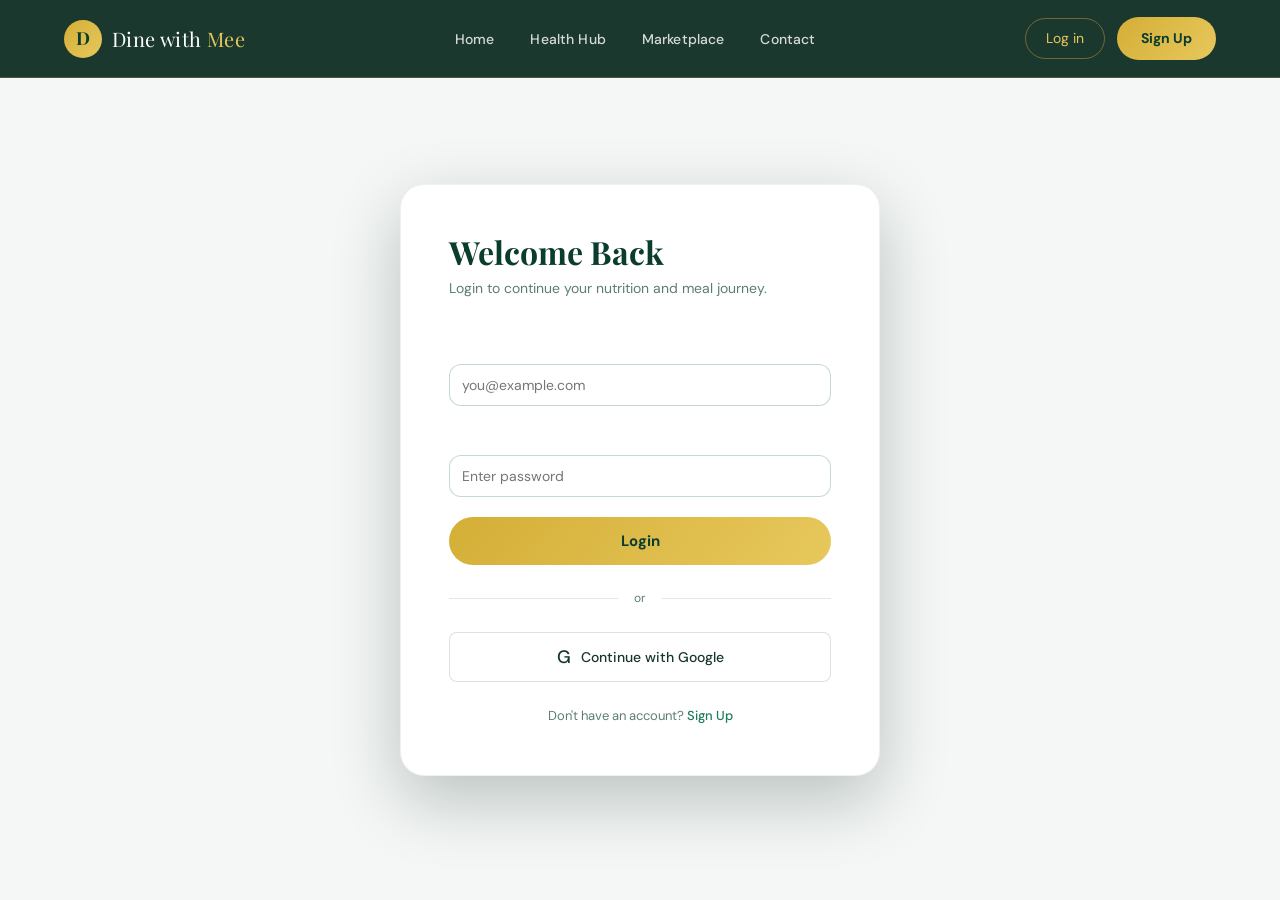
<file: login.html>
<!DOCTYPE html>
<html lang="en">
<head>
  <meta charset="UTF-8" />
  <meta name="viewport" content="width=device-width, initial-scale=1.0" />
  <title>Login | Dine with Mee</title>
  <meta name="description" content="Login to your Dine with Mee account." />
  <link rel="stylesheet" href="styles.css" />
</head>
<body>

<nav class="navbar">
  <a href="index.html#home" class="nav-logo">
    <div class="logo-mark">D</div>
    <span class="logo-text">Dine with <span>Mee</span></span>
  </a>

  <ul class="nav-links" id="nav-links">
    <li><a href="index.html">Home</a></li>
    <li><a href="health.html">Health Hub</a></li>
    <li><a href="marketplace.html">Marketplace</a></li>
    <li><a href="contact.html">Contact</a></li>
  </ul>

  <div class="nav-actions">
    <a href="login.html" class="btn-login">Log in</a>
    <a href="signup.html" class="btn-primary">Sign Up</a>
    <div class="hamburger" id="hamburger">
      <span></span><span></span><span></span>
    </div>
  </div>
</nav>

<section class="form-section">
  <div class="form-card">
    <h2>Welcome Back</h2>
    <p class="sub">Login to continue your nutrition and meal journey.</p>

    <form id="login-form" novalidate>
      <div class="form-group">
        <label for="email">Email</label>
        <input id="email" type="email" placeholder="you@example.com" required />
        <small class="error-msg" id="email-err"></small>
      </div>

      <div class="form-group">
        <label for="password">Password</label>
        <input id="password" type="password" placeholder="Enter password" required />
        <small class="error-msg" id="password-err"></small>
      </div>

      <button type="submit" class="btn-primary btn-full">Login</button>
    </form>

    <div class="divider">or</div>

    <button type="button" class="btn-google">
      <span class="g-icon">G</span>
      Continue with Google
    </button>

    <p class="form-footer">Don't have an account? <a href="signup.html">Sign Up</a></p>
  </div>
</section>

<script src="script.js"></script>
</body>
</html>
</file>
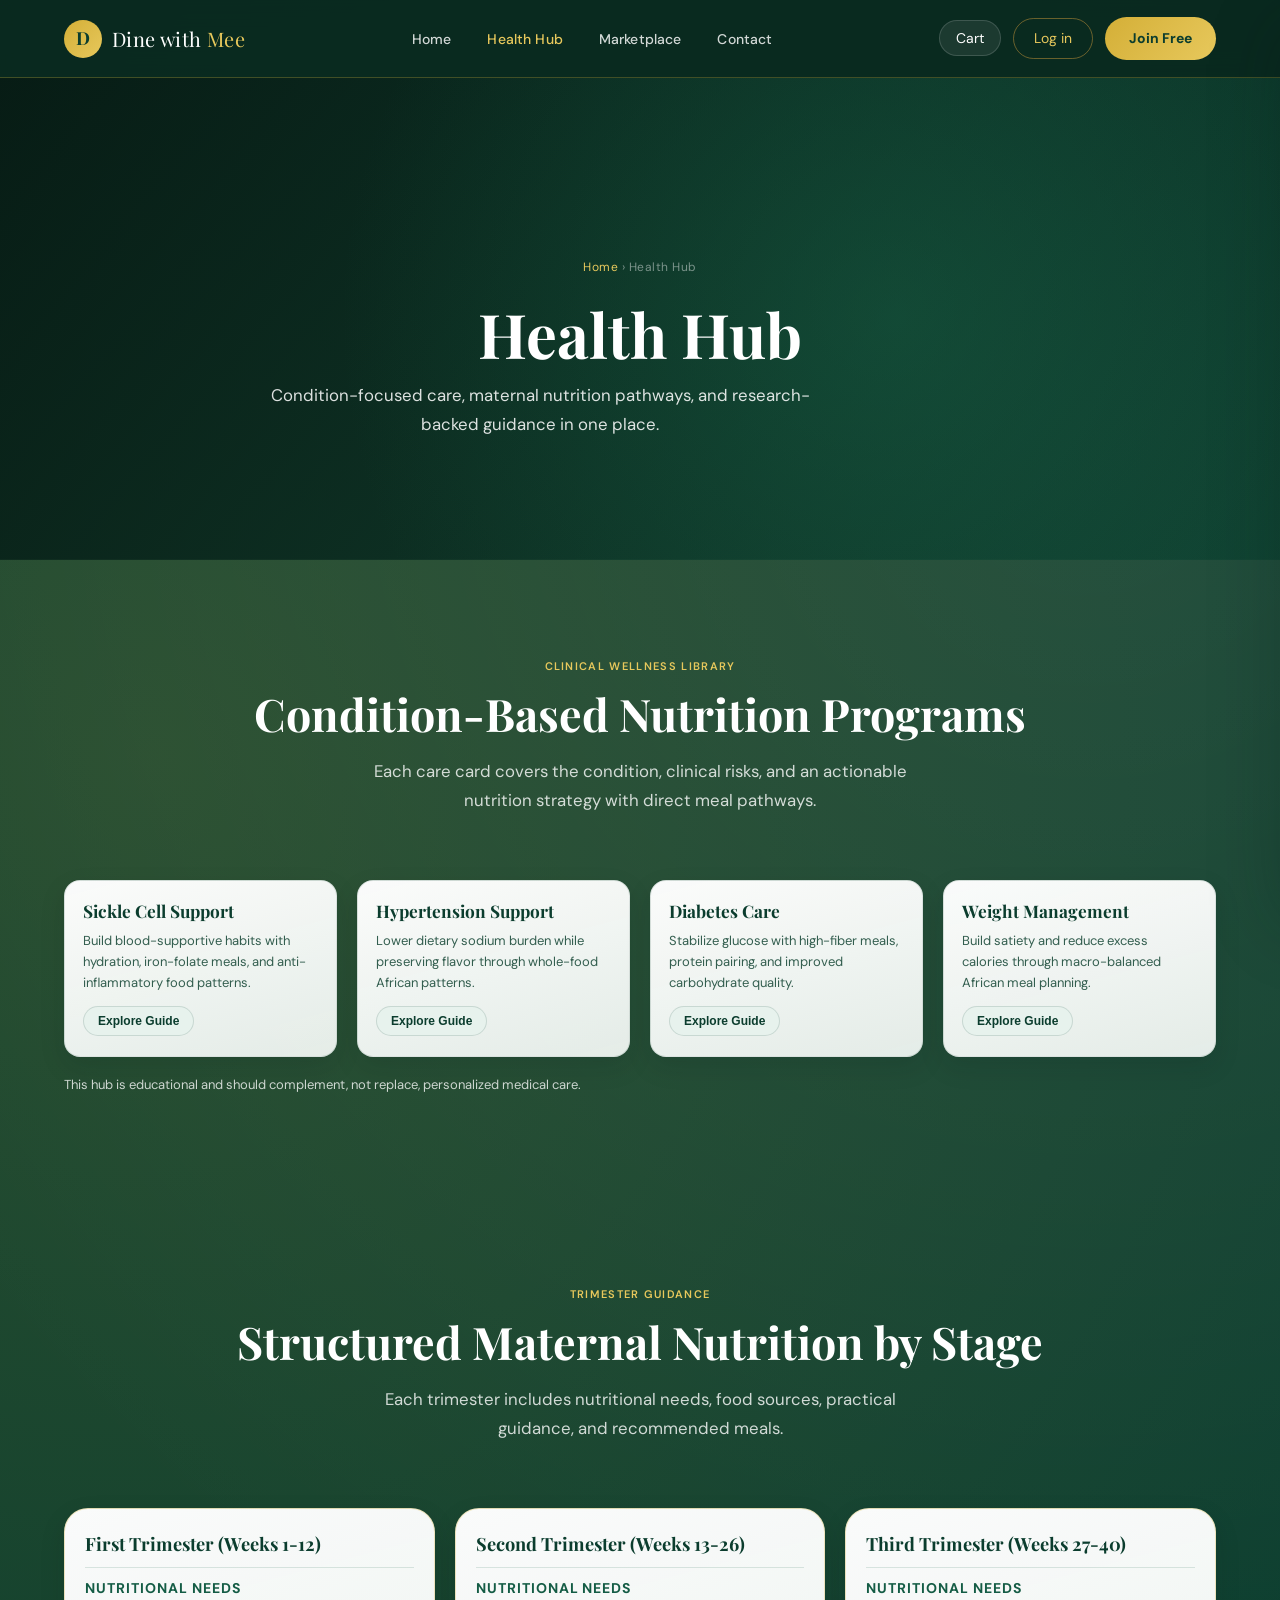
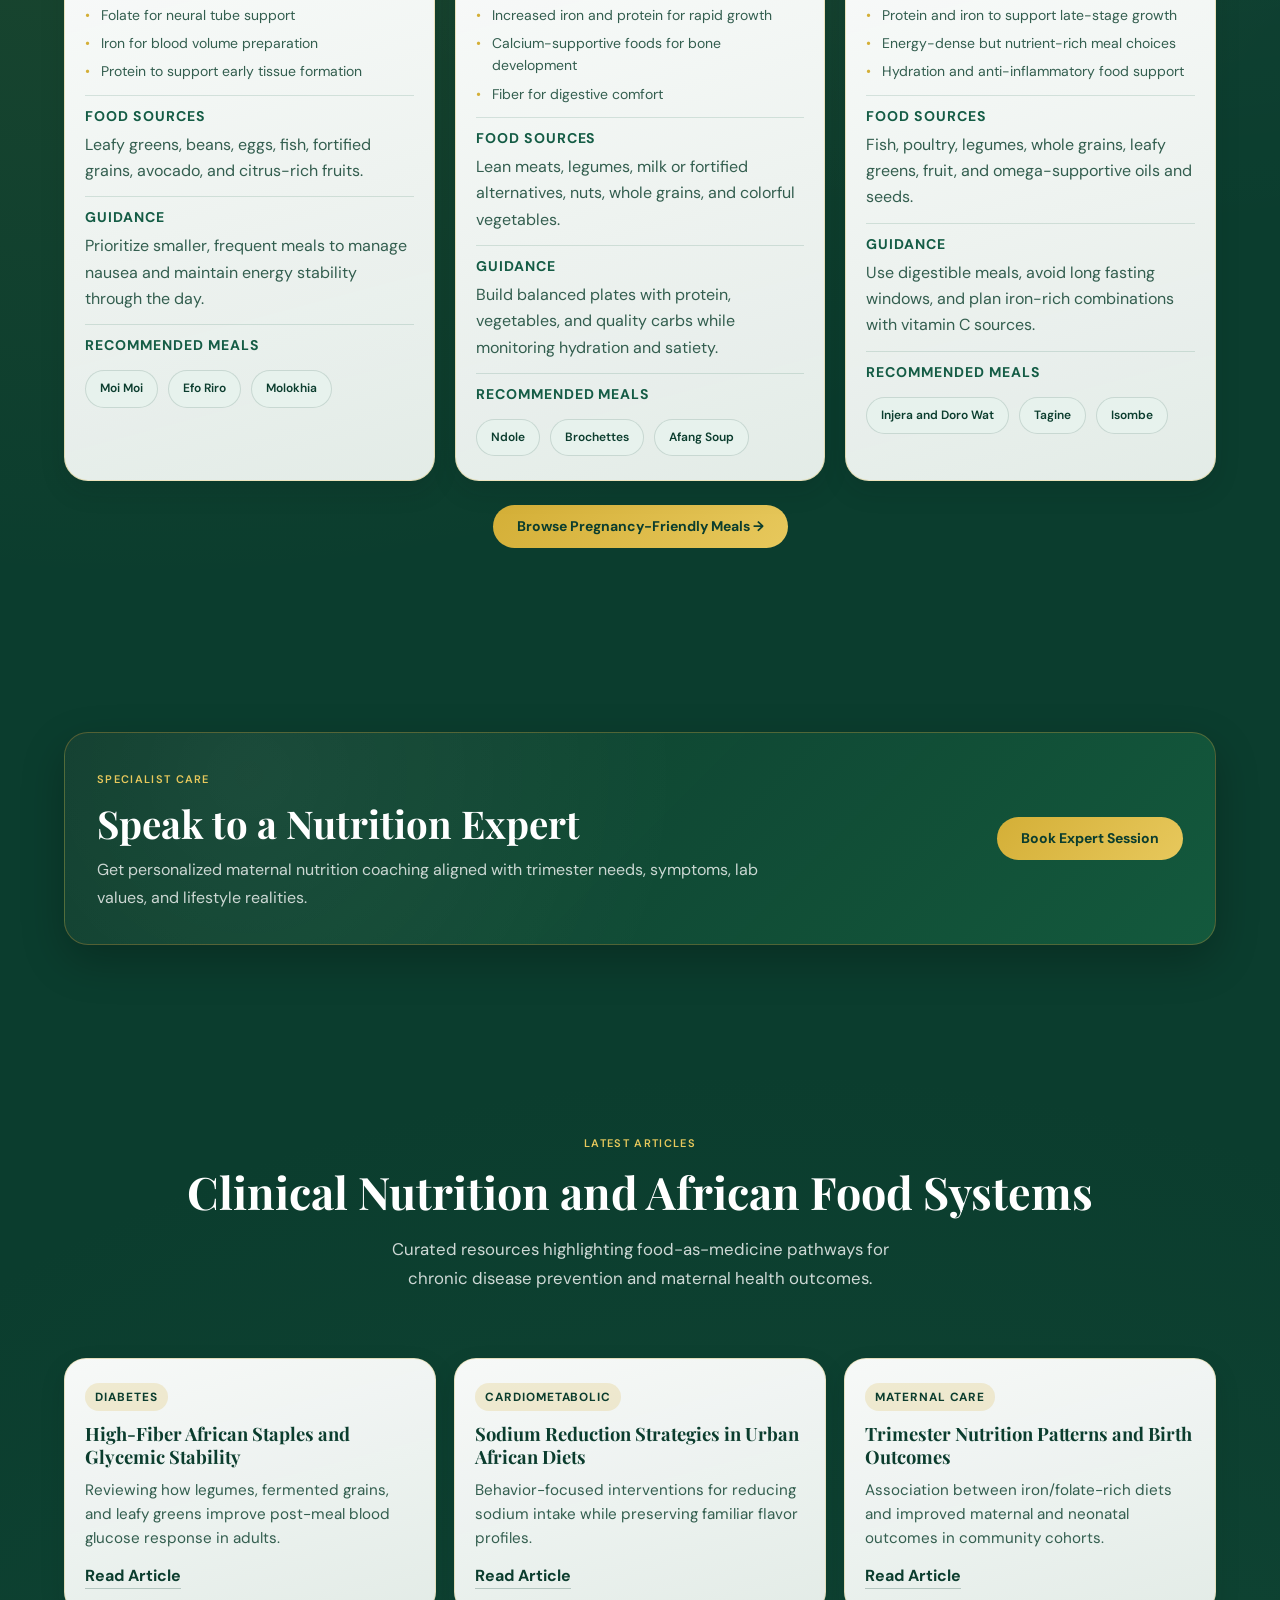
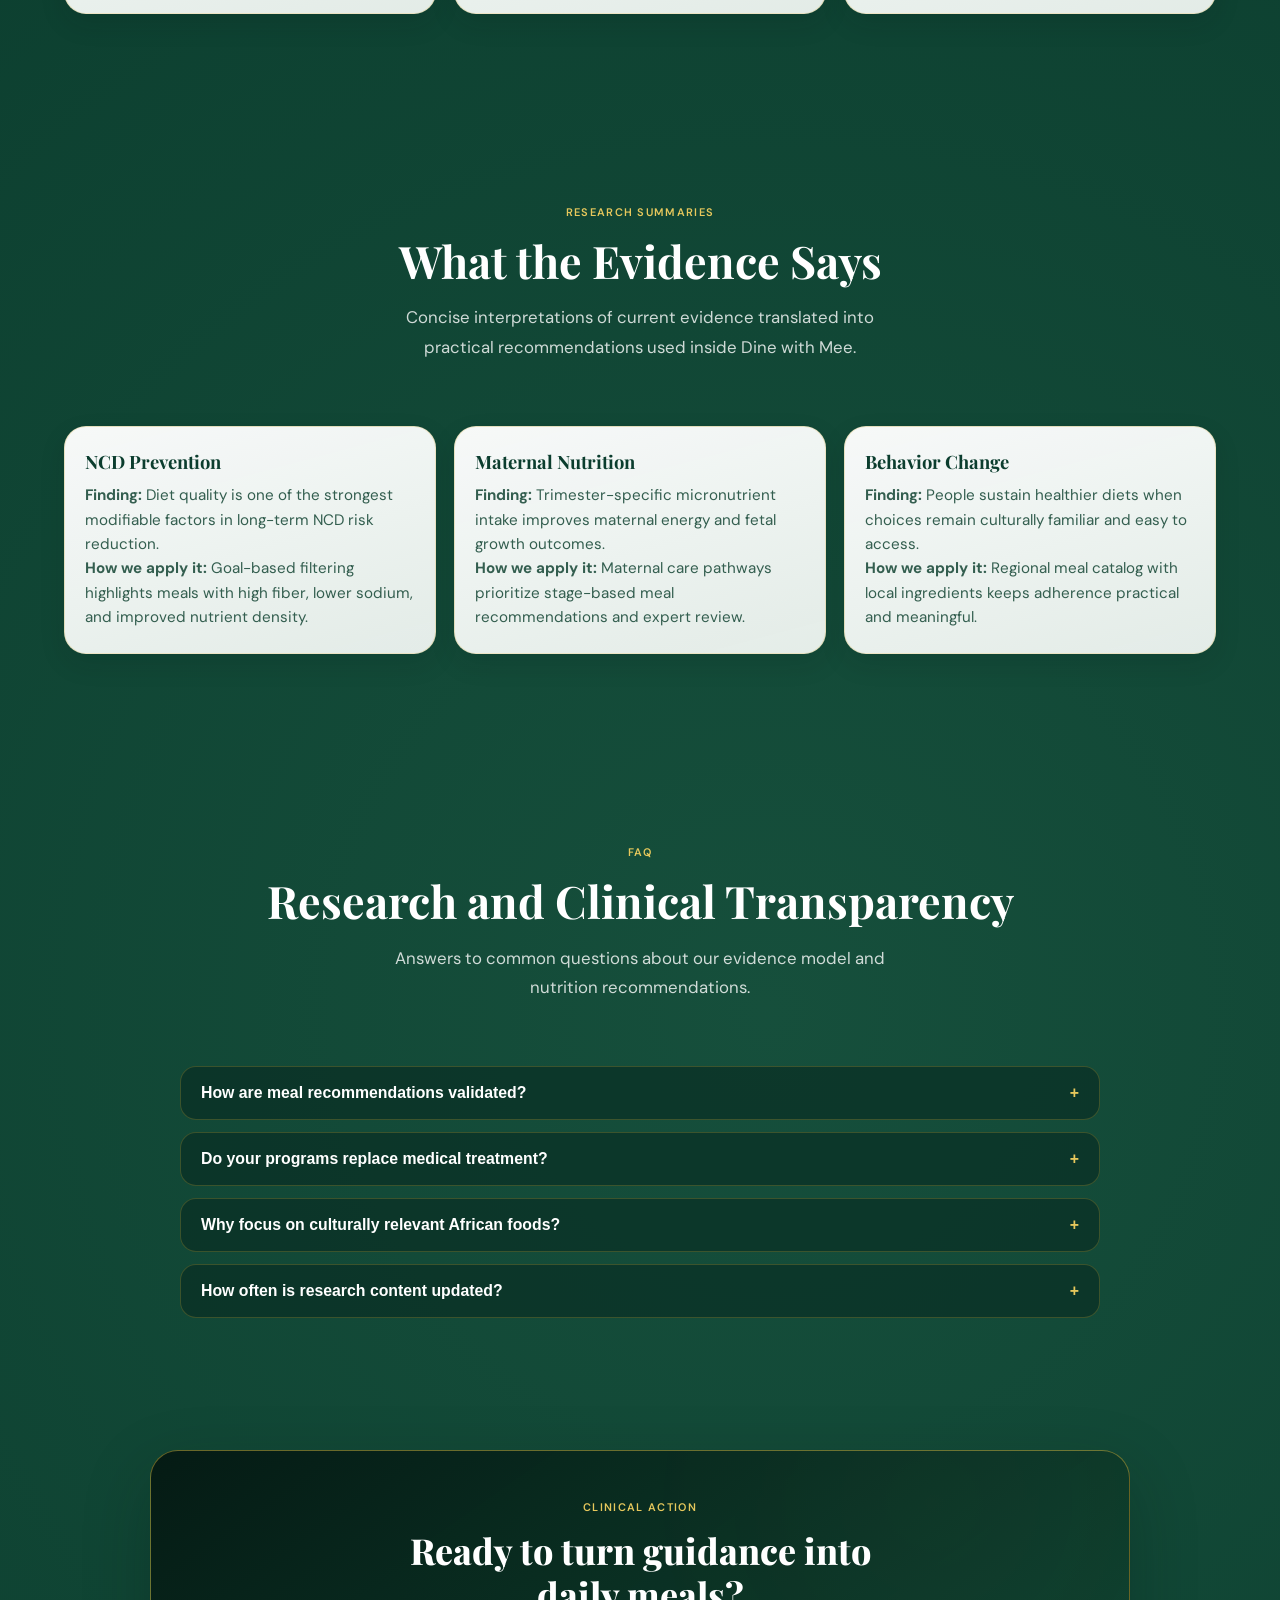
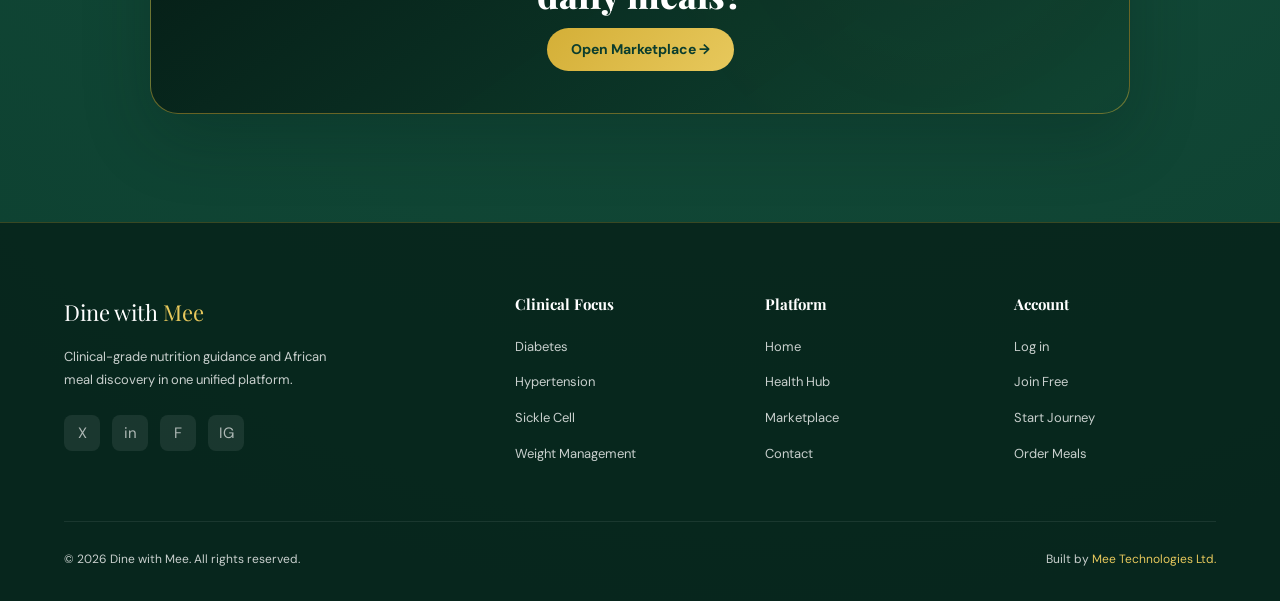
<file: maternal.html>
<!DOCTYPE html>
<html lang="en">
<head>
  <meta charset="UTF-8" />
  <meta name="viewport" content="width=device-width, initial-scale=1.0" />
  <title>Maternal Care | Dine with Mee</title>
  <meta name="description" content="Trimester-based maternal nutrition guidance with meal recommendations and expert support pathways." />
  <link rel="stylesheet" href="styles.css" />
  <link rel="canonical" href="health.html#maternal-care-pathway" />
  <meta http-equiv="refresh" content="0; url=health.html#maternal-care-pathway" />
  <script>
    window.location.replace('health.html#maternal-care-pathway');
  </script>
</head>
<body>

<nav class="navbar">
  <a href="index.html#home" class="nav-logo">
    <div class="logo-mark">D</div>
    <span class="logo-text">Dine with <span>Mee</span></span>
  </a>

  <ul class="nav-links" id="nav-links">
    <li><a href="index.html">Home</a></li>
    <li><a href="health.html" class="active">Health Hub</a></li>
    <li><a href="marketplace.html">Marketplace</a></li>
    <li><a href="contact.html">Contact</a></li>
  </ul>

  <div class="nav-actions">
    <button class="btn-cart" id="cart-btn" type="button">
      Cart
      <span class="cart-count" id="cart-count-nav" style="display:none">0</span>
    </button>
    <a href="login.html" class="btn-login">Log in</a>
    <a href="signup.html" class="btn-primary">Join Free</a>
    <button class="hamburger" id="hamburger" type="button" aria-label="Open menu">
      <span></span><span></span><span></span>
    </button>
  </div>
</nav>

<section class="page-hero" id="maternal-home">
  <div class="page-hero-content">
    <div class="breadcrumb"><a href="index.html#home">Home</a> &#8250; Maternal Care</div>
    <h1>Maternal Care Pathway</h1>
    <p>Trimester-specific nutrition care designed to support both maternal health and healthy fetal development.</p>
  </div>
</section>

<section class="section maternal-timeline-section">
  <div class="section-header">
    <span class="section-tag">Trimester Guidance</span>
    <h2>Structured Maternal Nutrition by Stage</h2>
    <p>Each trimester includes nutritional needs, food sources, practical guidance, and recommended meals.</p>
  </div>

  <div class="trimester-grid">
    <article class="trimester-card" id="trimester-1">
      <h3>First Trimester (Weeks 1-12)</h3>

      <div class="trimester-block">
        <h4>Nutritional needs</h4>
        <ul class="resource-list">
          <li>Folate for neural tube support</li>
          <li>Iron for blood volume preparation</li>
          <li>Protein to support early tissue formation</li>
        </ul>
      </div>

      <div class="trimester-block">
        <h4>Food sources</h4>
        <p>Leafy greens, beans, eggs, fish, fortified grains, avocado, and citrus-rich fruits.</p>
      </div>

      <div class="trimester-block">
        <h4>Guidance</h4>
        <p>Prioritize smaller, frequent meals to manage nausea and maintain energy stability through the day.</p>
      </div>

      <div class="trimester-block">
        <h4>Recommended meals</h4>
        <div class="resource-link-row">
          <a class="resource-link" href="marketplace.html">Moi Moi</a>
          <a class="resource-link" href="marketplace.html">Efo Riro</a>
          <a class="resource-link" href="marketplace.html">Molokhia</a>
        </div>
      </div>
    </article>

    <article class="trimester-card" id="trimester-2">
      <h3>Second Trimester (Weeks 13-26)</h3>

      <div class="trimester-block">
        <h4>Nutritional needs</h4>
        <ul class="resource-list">
          <li>Increased iron and protein for rapid growth</li>
          <li>Calcium-supportive foods for bone development</li>
          <li>Fiber for digestive comfort</li>
        </ul>
      </div>

      <div class="trimester-block">
        <h4>Food sources</h4>
        <p>Lean meats, legumes, milk or fortified alternatives, nuts, whole grains, and colorful vegetables.</p>
      </div>

      <div class="trimester-block">
        <h4>Guidance</h4>
        <p>Build balanced plates with protein, vegetables, and quality carbs while monitoring hydration and satiety.</p>
      </div>

      <div class="trimester-block">
        <h4>Recommended meals</h4>
        <div class="resource-link-row">
          <a class="resource-link" href="marketplace.html">Ndole</a>
          <a class="resource-link" href="marketplace.html">Brochettes</a>
          <a class="resource-link" href="marketplace.html">Afang Soup</a>
        </div>
      </div>
    </article>

    <article class="trimester-card" id="trimester-3">
      <h3>Third Trimester (Weeks 27-40)</h3>

      <div class="trimester-block">
        <h4>Nutritional needs</h4>
        <ul class="resource-list">
          <li>Protein and iron to support late-stage growth</li>
          <li>Energy-dense but nutrient-rich meal choices</li>
          <li>Hydration and anti-inflammatory food support</li>
        </ul>
      </div>

      <div class="trimester-block">
        <h4>Food sources</h4>
        <p>Fish, poultry, legumes, whole grains, leafy greens, fruit, and omega-supportive oils and seeds.</p>
      </div>

      <div class="trimester-block">
        <h4>Guidance</h4>
        <p>Use digestible meals, avoid long fasting windows, and plan iron-rich combinations with vitamin C sources.</p>
      </div>

      <div class="trimester-block">
        <h4>Recommended meals</h4>
        <div class="resource-link-row">
          <a class="resource-link" href="marketplace.html">Injera and Doro Wat</a>
          <a class="resource-link" href="marketplace.html">Tagine</a>
          <a class="resource-link" href="marketplace.html">Isombe</a>
        </div>
      </div>
    </article>
  </div>

  <div class="maternal-actions">
    <a href="marketplace.html" class="btn-primary">Browse Pregnancy-Friendly Meals &#8594;</a>
  </div>
</section>

<section class="section tele-section" id="maternal-consultation">
  <div class="tele-card">
    <div class="tele-copy">
      <span class="section-tag">Specialist Care</span>
      <h2>Speak to a Nutrition Expert</h2>
      <p>Get personalized maternal nutrition coaching aligned with trimester needs, symptoms, lab values, and lifestyle realities.</p>
    </div>
    <a href="contact.html" class="btn-primary">Book Expert Session</a>
  </div>
</section>

<footer>
  <div class="footer-grid">
    <div class="footer-brand">
      <span class="logo-text">Dine with <span>Mee</span></span>
      <p>Clinical-grade nutrition guidance and African meal discovery in one unified platform.</p>
      <div class="social-links">
        <a href="#" aria-label="X">X</a>
        <a href="#" aria-label="LinkedIn">in</a>
        <a href="#" aria-label="Facebook">F</a>
        <a href="#" aria-label="Instagram">IG</a>
      </div>
    </div>

    <div class="footer-col">
      <h5>Trimester Care</h5>
      <ul>
        <li><a href="#trimester-1">First Trimester</a></li>
        <li><a href="#trimester-2">Second Trimester</a></li>
        <li><a href="#trimester-3">Third Trimester</a></li>
        <li><a href="contact.html">Expert Support</a></li>
      </ul>
    </div>

    <div class="footer-col">
      <h5>Platform</h5>
      <ul>
        <li><a href="index.html">Home</a></li>
        <li><a href="health.html">Health Hub</a></li>
        <li><a href="marketplace.html">Marketplace</a></li>
        <li><a href="contact.html">Contact</a></li>
      </ul>
    </div>

    <div class="footer-col">
      <h5>Account</h5>
      <ul>
        <li><a href="login.html">Log in</a></li>
        <li><a href="signup.html">Join Free</a></li>
        <li><a href="index.html#ready-to-heal">Start Journey</a></li>
        <li><a href="marketplace.html">Order Meals</a></li>
      </ul>
    </div>
  </div>

  <div class="footer-bottom">
    <span>&copy; 2026 Dine with Mee. All rights reserved.</span>
    <span>Built by <span class="gold">Mee Technologies Ltd.</span></span>
  </div>
</footer>

<div class="cart-overlay" id="cart-overlay"></div>
<div class="cart-sidebar" id="cart-sidebar">
  <div class="cart-header">
    <h3>Your Cart</h3>
    <button class="cart-close" id="cart-close" type="button">X</button>
  </div>
  <div class="cart-items" id="cart-items">
    <div class="cart-empty">
      <span class="emoji">Meal</span>
      Your cart is empty.<br />Explore our marketplace!
    </div>
  </div>
  <div class="cart-footer">
    <div class="cart-total">
      <span>Total</span>
      <span class="amount" id="cart-total-amount">0 RWF</span>
    </div>
    <button class="btn-primary btn-full" type="button" onclick="showToast('Checkout loading...')">Checkout</button>
  </div>
</div>

<script src="script.js"></script>
</body>
</html>
</file>
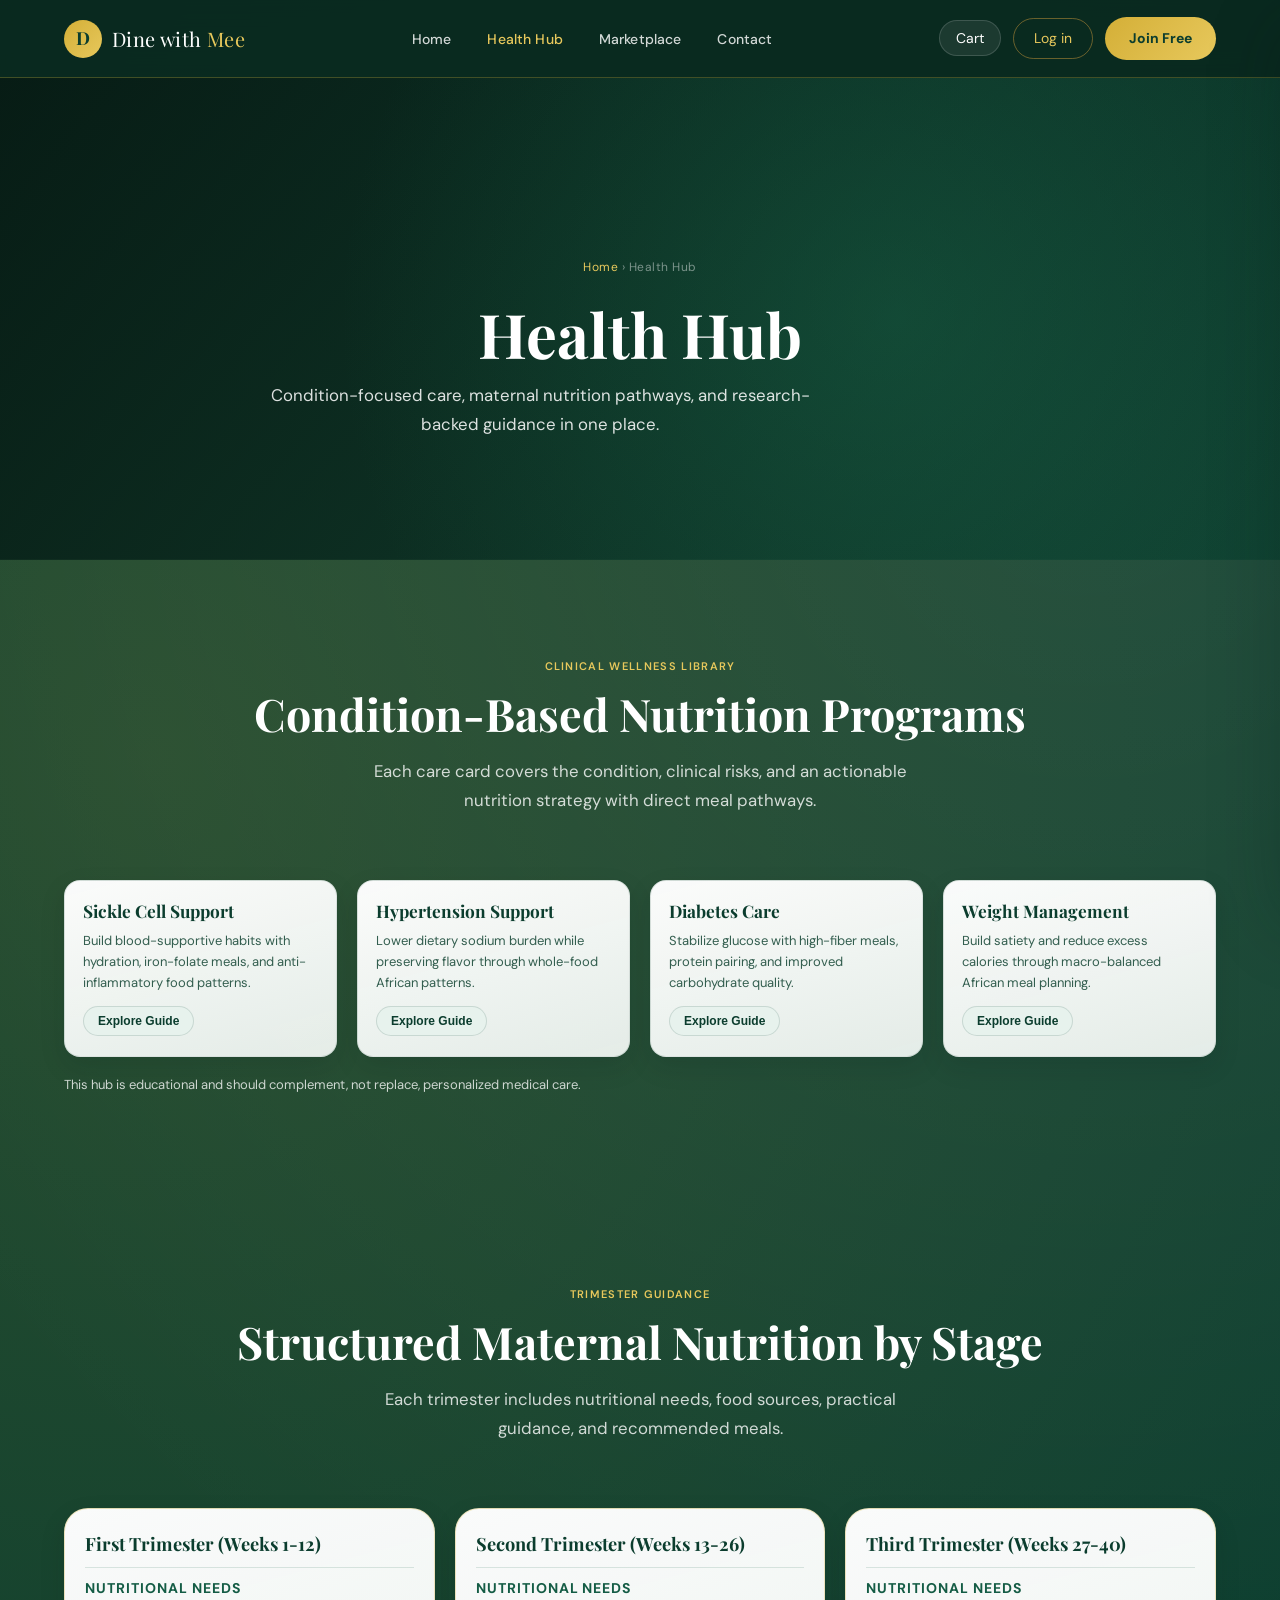
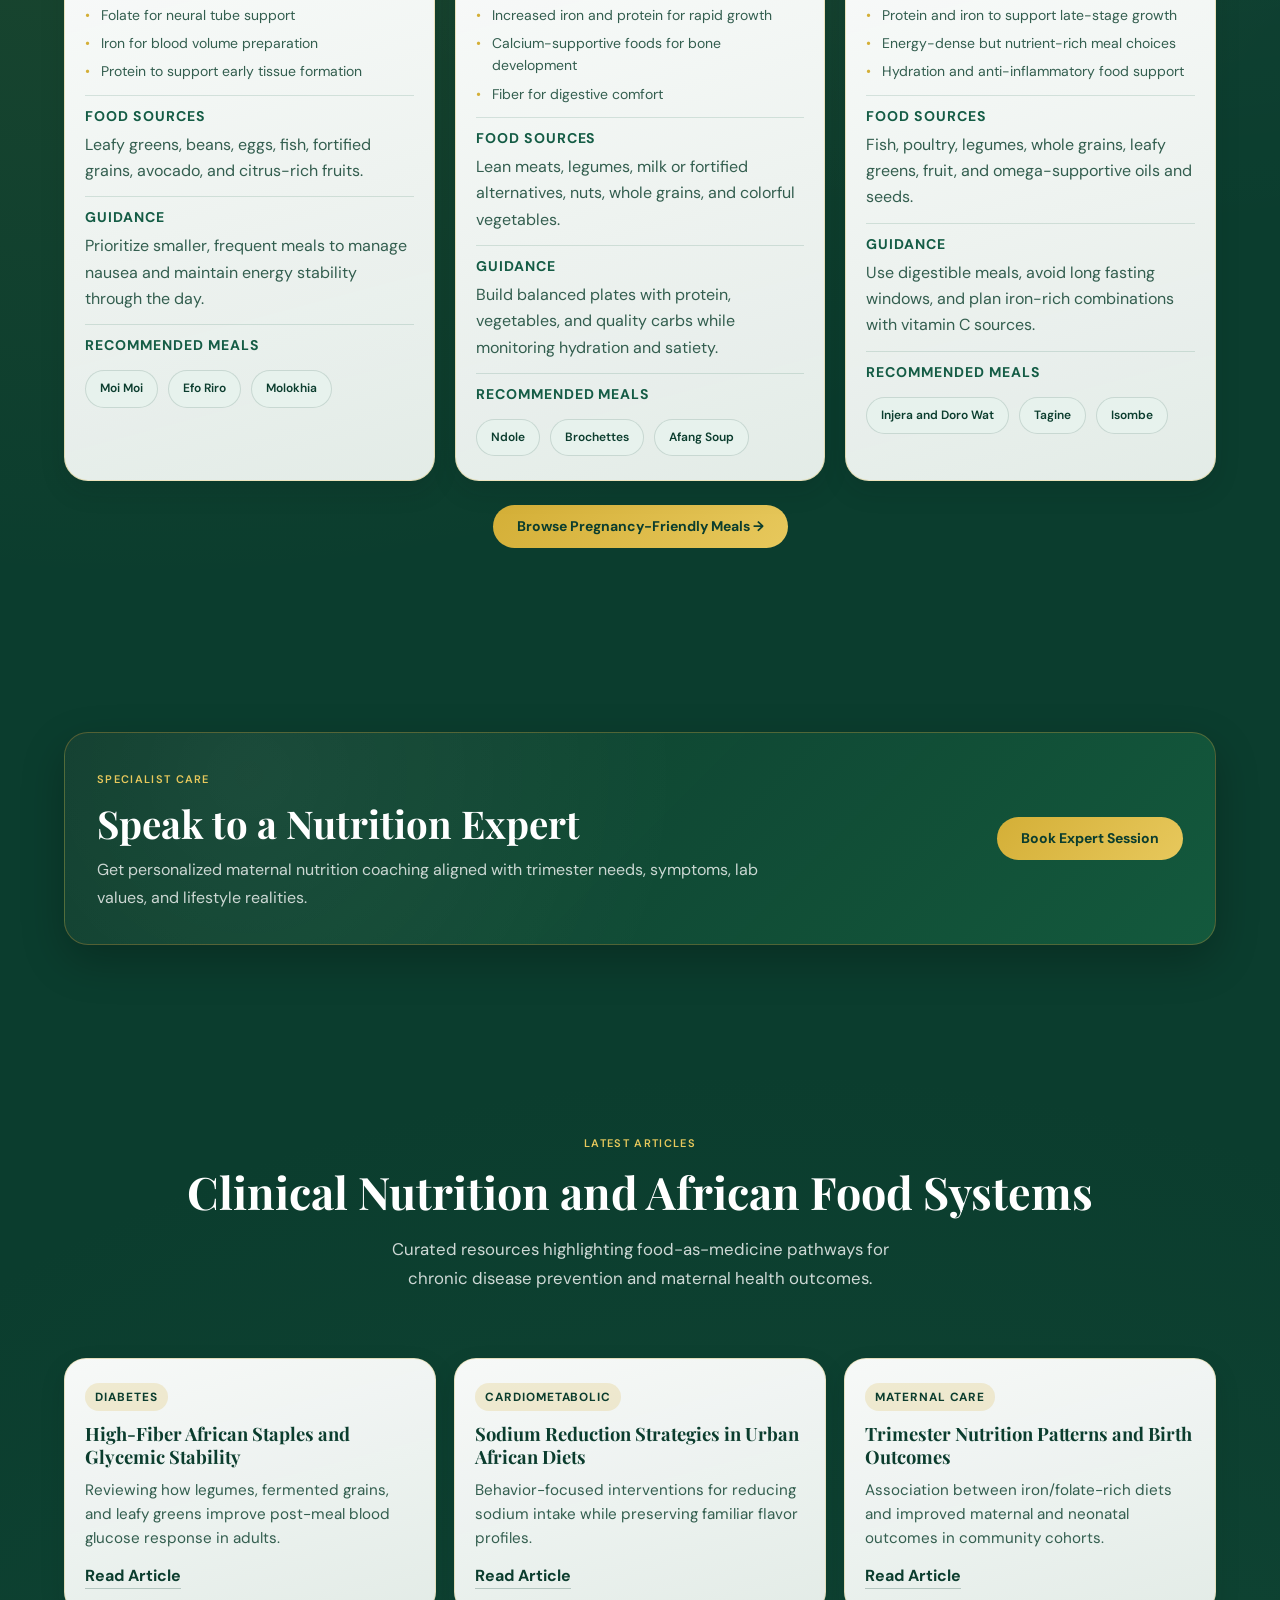
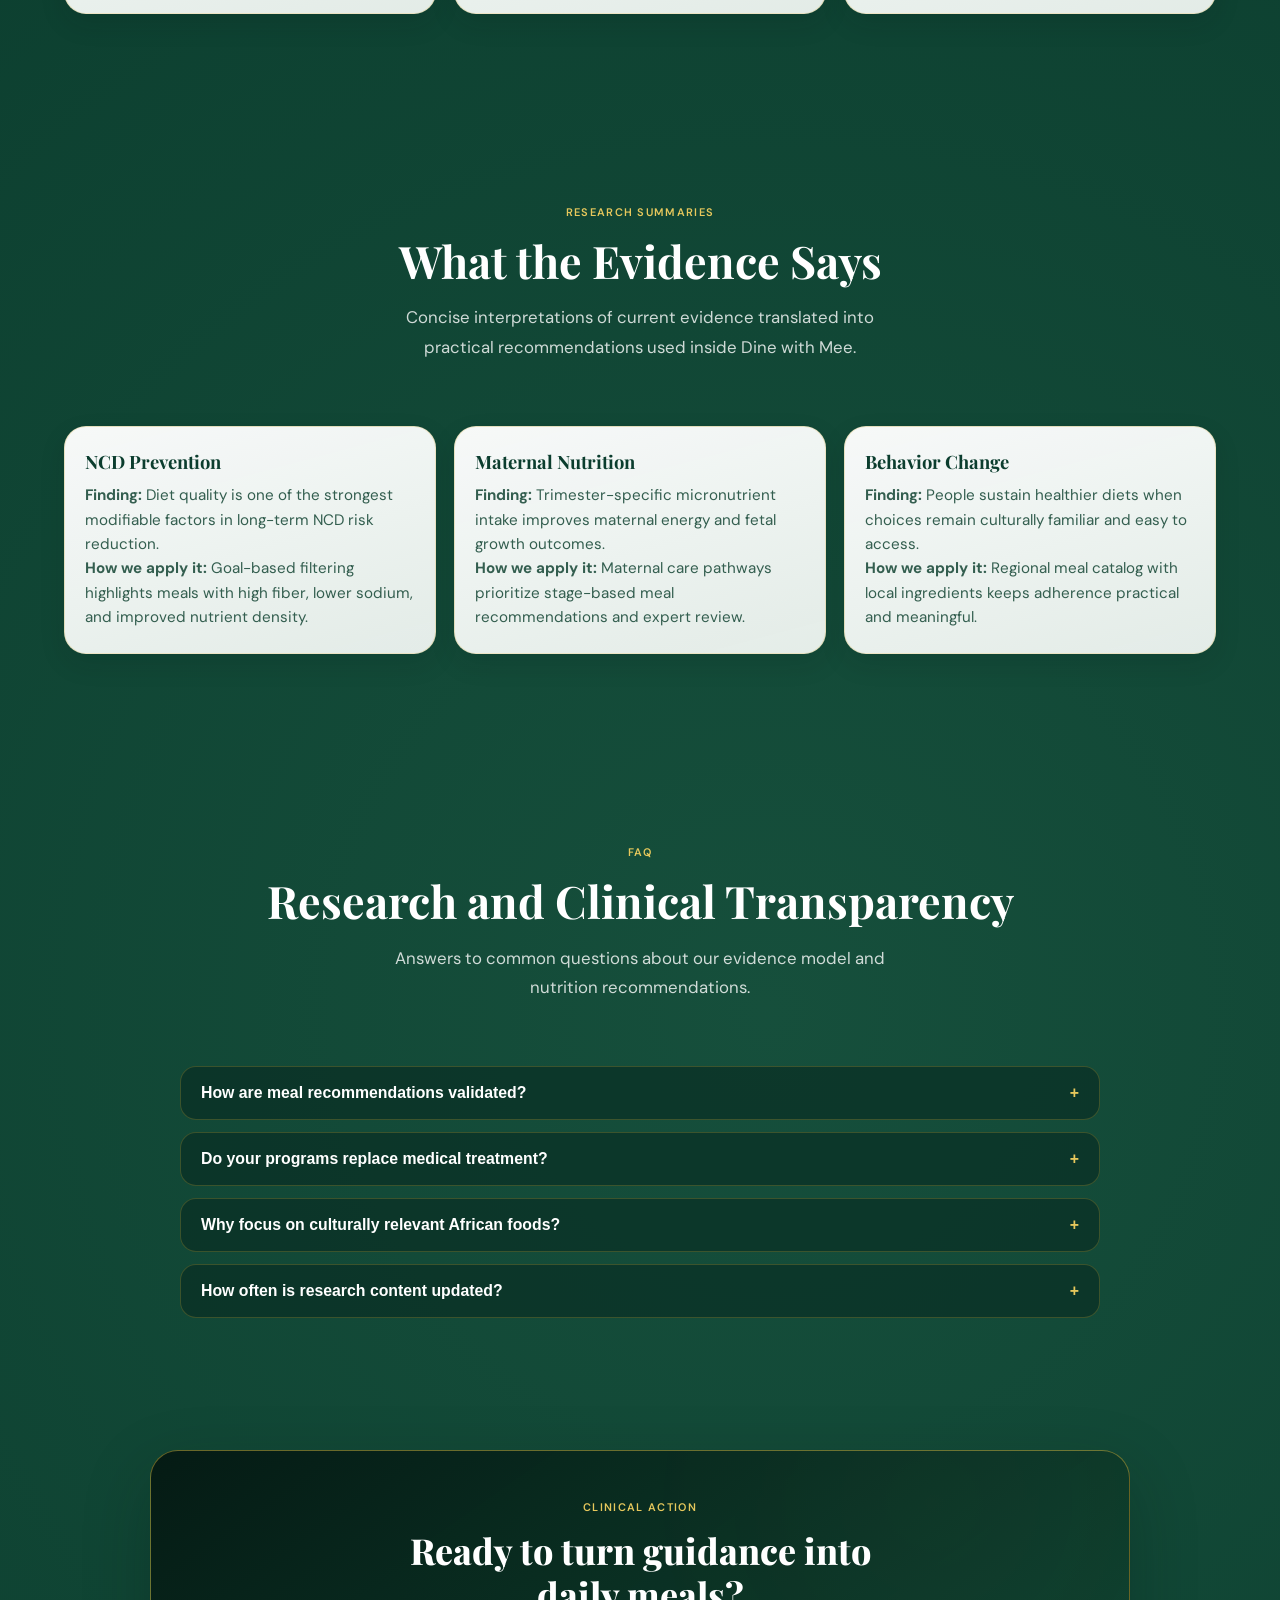
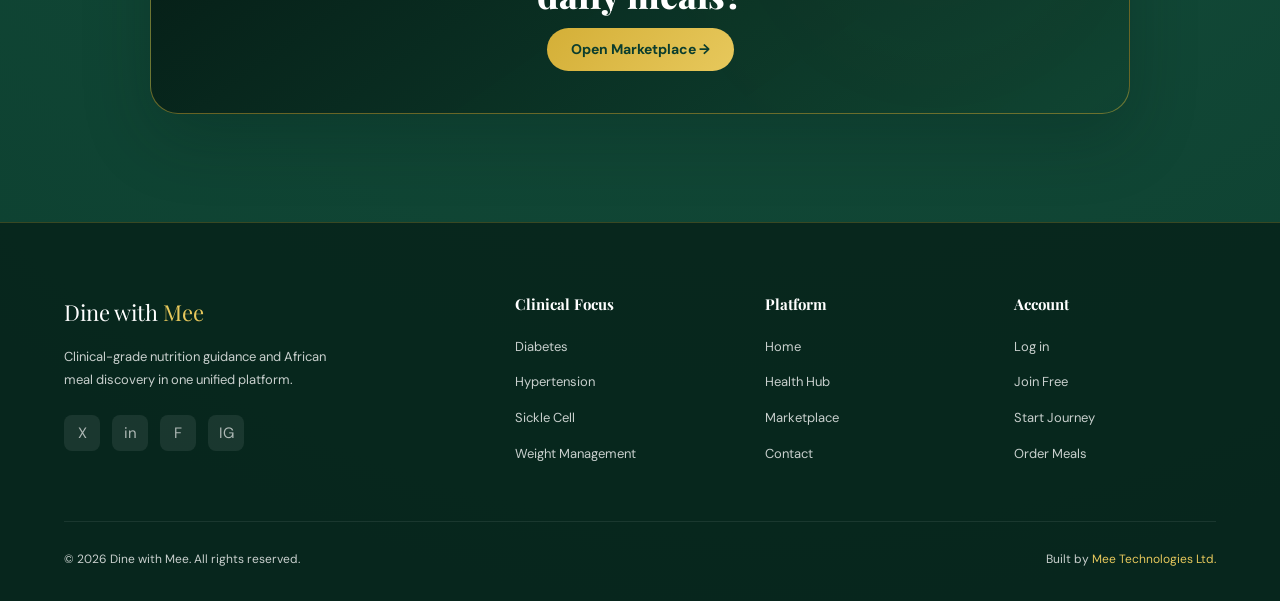
<file: research.html>
<!DOCTYPE html>
<html lang="en">
<head>
  <meta charset="UTF-8" />
  <meta name="viewport" content="width=device-width, initial-scale=1.0" />
  <title>Nutrition Research | Dine with Mee</title>
  <meta name="description" content="Evidence-based nutrition research, clinical summaries, and practical FAQs for African diet-led prevention and recovery." />
  <link rel="stylesheet" href="styles.css" />
  <link rel="canonical" href="health.html#nutrition-research" />
  <meta http-equiv="refresh" content="0; url=health.html#nutrition-research" />
  <script>
    window.location.replace('health.html#nutrition-research');
  </script>
</head>
<body>

<nav class="navbar">
  <a href="index.html#home" class="nav-logo">
    <div class="logo-mark">D</div>
    <span class="logo-text">Dine with <span>Mee</span></span>
  </a>

  <ul class="nav-links" id="nav-links">
    <li><a href="index.html">Home</a></li>
    <li><a href="health.html" class="active">Health Hub</a></li>
    <li><a href="marketplace.html">Marketplace</a></li>
    <li><a href="contact.html">Contact</a></li>
  </ul>

  <div class="nav-actions">
    <button class="btn-cart" id="cart-btn" type="button">
      Cart
      <span class="cart-count" id="cart-count-nav" style="display:none">0</span>
    </button>
    <a href="login.html" class="btn-login">Log in</a>
    <a href="signup.html" class="btn-primary">Join Free</a>
    <button class="hamburger" id="hamburger" type="button" aria-label="Open menu">
      <span></span><span></span><span></span>
    </button>
  </div>
</nav>

<section class="page-hero" id="research-home">
  <div class="page-hero-content">
    <div class="breadcrumb"><a href="index.html#home">Home</a> &#8250; Nutrition Research</div>
    <h1>Nutrition Research</h1>
    <p>Clinical evidence, practical summaries, and transparent nutrition insights powering Dine with Mee programs.</p>
  </div>
</section>

<section class="section research-articles-section">
  <div class="section-header">
    <span class="section-tag">Latest Articles</span>
    <h2>Clinical Nutrition and African Food Systems</h2>
    <p>Curated resources highlighting food-as-medicine pathways for chronic disease prevention and maternal health outcomes.</p>
  </div>

  <div class="article-grid">
    <article class="article-card">
      <span class="article-tag">Diabetes</span>
      <h3>High-Fiber African Staples and Glycemic Stability</h3>
      <p>Reviewing how legumes, fermented grains, and leafy greens improve post-meal blood glucose response in adults.</p>
      <a href="#" class="article-link">Read Article</a>
    </article>

    <article class="article-card">
      <span class="article-tag">Cardiometabolic</span>
      <h3>Sodium Reduction Strategies in Urban African Diets</h3>
      <p>Behavior-focused interventions for reducing sodium intake while preserving familiar flavor profiles.</p>
      <a href="#" class="article-link">Read Article</a>
    </article>

    <article class="article-card">
      <span class="article-tag">Maternal Care</span>
      <h3>Trimester Nutrition Patterns and Birth Outcomes</h3>
      <p>Association between iron/folate-rich diets and improved maternal and neonatal outcomes in community cohorts.</p>
      <a href="#" class="article-link">Read Article</a>
    </article>
  </div>
</section>

<section class="section research-summary-section">
  <div class="section-header">
    <span class="section-tag">Research Summaries</span>
    <h2>What the Evidence Says</h2>
    <p>Concise interpretations of current evidence translated into practical recommendations used inside Dine with Mee.</p>
  </div>

  <div class="summary-grid">
    <article class="summary-card">
      <h3>NCD Prevention</h3>
      <p><strong>Finding:</strong> Diet quality is one of the strongest modifiable factors in long-term NCD risk reduction.</p>
      <p><strong>How we apply it:</strong> Goal-based filtering highlights meals with high fiber, lower sodium, and improved nutrient density.</p>
    </article>

    <article class="summary-card">
      <h3>Maternal Nutrition</h3>
      <p><strong>Finding:</strong> Trimester-specific micronutrient intake improves maternal energy and fetal growth outcomes.</p>
      <p><strong>How we apply it:</strong> Maternal care pathways prioritize stage-based meal recommendations and expert review.</p>
    </article>

    <article class="summary-card">
      <h3>Behavior Change</h3>
      <p><strong>Finding:</strong> People sustain healthier diets when choices remain culturally familiar and easy to access.</p>
      <p><strong>How we apply it:</strong> Regional meal catalog with local ingredients keeps adherence practical and meaningful.</p>
    </article>
  </div>
</section>

<section class="section faq-section" id="faq">
  <div class="section-header">
    <span class="section-tag">FAQ</span>
    <h2>Research and Clinical Transparency</h2>
    <p>Answers to common questions about our evidence model and nutrition recommendations.</p>
  </div>

  <div class="faq-list" data-faq-list>
    <article class="faq-item">
      <button class="faq-question" type="button" data-faq-toggle aria-expanded="false">How are meal recommendations validated?</button>
      <div class="faq-answer" data-faq-answer>
        <p>Meals are mapped to nutrition profiles, clinical goals, and evidence-informed guidance reviewed by our nutrition advisory team.</p>
      </div>
    </article>

    <article class="faq-item">
      <button class="faq-question" type="button" data-faq-toggle aria-expanded="false">Do your programs replace medical treatment?</button>
      <div class="faq-answer" data-faq-answer>
        <p>No. Dine with Mee supports preventive and adjunct nutrition care and should be used alongside clinician guidance.</p>
      </div>
    </article>

    <article class="faq-item">
      <button class="faq-question" type="button" data-faq-toggle aria-expanded="false">Why focus on culturally relevant African foods?</button>
      <div class="faq-answer" data-faq-answer>
        <p>Familiar foods improve adherence, reduce friction, and help users sustain healthier patterns over the long term.</p>
      </div>
    </article>

    <article class="faq-item">
      <button class="faq-question" type="button" data-faq-toggle aria-expanded="false">How often is research content updated?</button>
      <div class="faq-answer" data-faq-answer>
        <p>Our summaries are reviewed quarterly and updated whenever high-quality evidence materially changes clinical recommendations.</p>
      </div>
    </article>
  </div>
</section>

<footer>
  <div class="footer-grid">
    <div class="footer-brand">
      <span class="logo-text">Dine with <span>Mee</span></span>
      <p>Clinical-grade nutrition guidance and African meal discovery in one unified platform.</p>
      <div class="social-links">
        <a href="#" aria-label="X">X</a>
        <a href="#" aria-label="LinkedIn">in</a>
        <a href="#" aria-label="Facebook">F</a>
        <a href="#" aria-label="Instagram">IG</a>
      </div>
    </div>

    <div class="footer-col">
      <h5>Navigation</h5>
      <ul>
        <li><a href="index.html">Home</a></li>
        <li><a href="health.html">Health Hub</a></li>
        <li><a href="marketplace.html">Marketplace</a></li>
        <li><a href="contact.html">Contact</a></li>
      </ul>
    </div>

    <div class="footer-col">
      <h5>Programs</h5>
      <ul>
        <li><a href="health.html#diabetes">Diabetes Care</a></li>
        <li><a href="health.html#hypertension">Hypertension Support</a></li>
        <li><a href="health.html#maternal-care-pathway">Maternal Health</a></li>
        <li><a href="marketplace.html">Meal Marketplace</a></li>
      </ul>
    </div>

    <div class="footer-col">
      <h5>Account</h5>
      <ul>
        <li><a href="login.html">Log in</a></li>
        <li><a href="signup.html">Join Free</a></li>
        <li><a href="index.html#ready-to-heal">Start Journey</a></li>
        <li><a href="contact.html">Get Support</a></li>
      </ul>
    </div>
  </div>

  <div class="footer-bottom">
    <span>&copy; 2026 Dine with Mee. All rights reserved.</span>
    <span>Built by <span class="gold">Mee Technologies Ltd.</span></span>
  </div>
</footer>

<div class="cart-overlay" id="cart-overlay"></div>
<div class="cart-sidebar" id="cart-sidebar">
  <div class="cart-header">
    <h3>Your Cart</h3>
    <button class="cart-close" id="cart-close" type="button">X</button>
  </div>
  <div class="cart-items" id="cart-items">
    <div class="cart-empty">
      <span class="emoji">Meal</span>
      Your cart is empty.<br />Explore our marketplace!
    </div>
  </div>
  <div class="cart-footer">
    <div class="cart-total">
      <span>Total</span>
      <span class="amount" id="cart-total-amount">0 RWF</span>
    </div>
    <button class="btn-primary btn-full" type="button" onclick="showToast('Checkout loading...')">Checkout</button>
  </div>
</div>

<script src="script.js"></script>
</body>
</html>
</file>
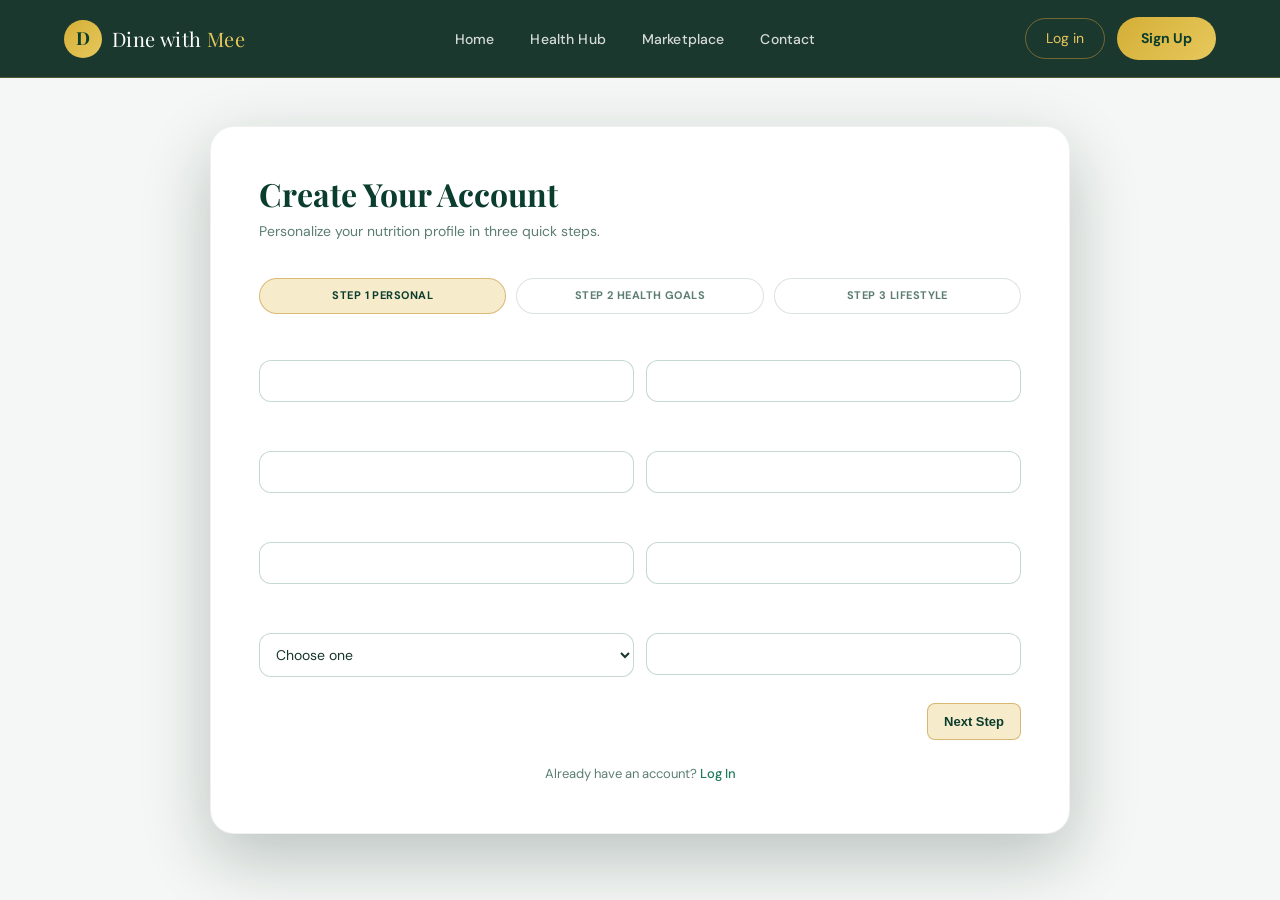
<file: signup.html>
<!DOCTYPE html>
<html lang="en">
<head>
  <meta charset="UTF-8" />
  <meta name="viewport" content="width=device-width, initial-scale=1.0" />
  <title>Sign Up | Dine with Mee</title>
  <meta name="description" content="Create your Dine with Mee account and save your health and meal preferences." />
  <link rel="stylesheet" href="styles.css" />
</head>
<body>

<nav class="navbar">
  <a href="index.html#home" class="nav-logo">
    <div class="logo-mark">D</div>
    <span class="logo-text">Dine with <span>Mee</span></span>
  </a>

  <ul class="nav-links" id="nav-links">
    <li><a href="index.html">Home</a></li>
    <li><a href="health.html">Health Hub</a></li>
    <li><a href="marketplace.html">Marketplace</a></li>
    <li><a href="contact.html">Contact</a></li>
  </ul>

  <div class="nav-actions">
    <a href="login.html" class="btn-login">Log in</a>
    <a href="signup.html" class="btn-primary">Sign Up</a>
    <div class="hamburger" id="hamburger">
      <span></span><span></span><span></span>
    </div>
  </div>
</nav>

<section class="form-section">
  <div class="form-card signup-form-card">
    <h2>Create Your Account</h2>
    <p class="sub">Personalize your nutrition profile in three quick steps.</p>

    <form id="signup-form" class="signup-multistep" novalidate>
      <div class="signup-progress">
        <div class="signup-progress-step active">Step 1 Personal</div>
        <div class="signup-progress-step">Step 2 Health Goals</div>
        <div class="signup-progress-step">Step 3 Lifestyle</div>
      </div>

      <section class="signup-step active" data-step="1">
        <div class="checkout-fields-grid">
          <div class="form-group">
            <label for="first-name">First Name</label>
            <input id="first-name" type="text" required />
          </div>
          <div class="form-group">
            <label for="last-name">Last Name</label>
            <input id="last-name" type="text" required />
          </div>
        </div>

        <div class="checkout-fields-grid">
          <div class="form-group">
            <label for="signup-email">Email</label>
            <input id="signup-email" type="email" required />
          </div>
          <div class="form-group">
            <label for="signup-phone">Phone Number</label>
            <input id="signup-phone" type="tel" required />
          </div>
        </div>

        <div class="checkout-fields-grid">
          <div class="form-group">
            <label for="signup-password">Password</label>
            <input id="signup-password" type="password" required />
          </div>
          <div class="form-group">
            <label for="signup-country">Country</label>
            <input id="signup-country" type="text" required />
          </div>
        </div>

        <div class="checkout-fields-grid">
          <div class="form-group">
            <label for="signup-gender">Select Gender</label>
            <select id="signup-gender" required>
              <option value="">Choose one</option>
              <option value="male">Male</option>
              <option value="female">Female</option>
              <option value="prefer-not-to-say">Prefer not to say</option>
            </select>
          </div>
          <div class="form-group">
            <label for="signup-address">Address</label>
            <input id="signup-address" type="text" required />
          </div>
        </div>

        <div class="signup-actions">
          <span></span>
          <button class="btn-step next" data-step-next>Next Step</button>
        </div>
      </section>

      <section class="signup-step" data-step="2" hidden>
        <div class="form-group">
          <label>Select health goals</label>
          <div class="checkbox-chip-grid">
            <label class="checkbox-chip"><input type="checkbox" name="health-goals" value="Diabetes" /> Diabetes</label>
            <label class="checkbox-chip"><input type="checkbox" name="health-goals" value="Hypertension" /> Hypertension</label>
            <label class="checkbox-chip"><input type="checkbox" name="health-goals" value="Weight loss" /> Weight loss</label>
            <label class="checkbox-chip"><input type="checkbox" name="health-goals" value="Maternal health" /> Maternal health</label>
            <label class="checkbox-chip"><input type="checkbox" name="health-goals" value="Sickle Cell" /> Sickle Cell</label>
          </div>
        </div>

        <div class="form-group">
          <label for="dietary-preferences">Dietary preferences (optional)</label>
          <textarea id="dietary-preferences" rows="3" placeholder="e.g. low-carb, high-protein, vegetarian"></textarea>
        </div>

        <div class="signup-actions">
          <button class="btn-step" data-step-prev>Back</button>
          <button class="btn-step next" data-step-next>Next Step</button>
        </div>
      </section>

      <section class="signup-step" data-step="3" hidden>
        <div class="form-group">
          <label>Preferred meal times</label>
          <div class="checkbox-chip-grid">
            <label class="checkbox-chip"><input type="checkbox" name="meal-times" value="Breakfast" /> Breakfast</label>
            <label class="checkbox-chip"><input type="checkbox" name="meal-times" value="Lunch" /> Lunch</label>
            <label class="checkbox-chip"><input type="checkbox" name="meal-times" value="Dinner" /> Dinner</label>
            <label class="checkbox-chip"><input type="checkbox" name="meal-times" value="Snacks" /> Snacks</label>
          </div>
        </div>

        <div class="checkout-fields-grid">
          <div class="form-group">
            <label for="allergies">Allergies (optional)</label>
            <input id="allergies" type="text" placeholder="e.g. nuts, shellfish" />
          </div>
          <div class="form-group">
            <label for="lifestyle">Lifestyle</label>
            <select id="lifestyle" required>
              <option value="">Select lifestyle</option>
              <option value="sedentary">Sedentary</option>
              <option value="active">Active</option>
            </select>
          </div>
        </div>

        <div class="checkout-fields-grid">
          <div class="form-group">
            <label for="delivery-country">Delivery Country</label>
            <input id="delivery-country" type="text" required />
          </div>
          <div class="form-group">
            <label for="delivery-area">Delivery Area</label>
            <input id="delivery-area" type="text" required />
          </div>
        </div>

        <div class="form-group">
          <label class="checkbox-chip"><input type="checkbox" id="save-preferences" /> Save preferences</label>
        </div>

        <div class="signup-actions">
          <button class="btn-step" data-step-prev>Back</button>
          <button type="submit" class="btn-primary">Create Account</button>
        </div>
      </section>
    </form>

    <p class="form-footer">Already have an account? <a href="login.html">Log In</a></p>
  </div>
</section>

<script src="script.js"></script>
</body>
</html>
</file>
<file: styles.css>
/* ============================================
   DINE WITH MEE — Global Styles
   Theme: Dark Green + White + Gold
   ============================================ */

@import url('https://fonts.googleapis.com/css2?family=Playfair+Display:ital,wght@0,400;0,600;0,700;1,400&family=DM+Sans:wght@300;400;500;600&display=swap');

:root {
  --green-deep:   #0D3B2B;
  --green-mid:    #145A3E;
  --green-light:  #1E7A56;
  --green-pale:   #E8F5EF;
  --gold:         #C9973A;
  --gold-light:   #E8B85C;
  --gold-pale:    #FBF3E3;
  --white:        #FFFFFF;
  --off-white:    #F9F6F0;
  --text-dark:    #1A1A1A;
  --text-mid:     #4A4A4A;
  --text-light:   #888888;
  --shadow-sm:    0 2px 12px rgba(13,59,43,0.08);
  --shadow-md:    0 8px 32px rgba(13,59,43,0.14);
  --shadow-lg:    0 20px 60px rgba(13,59,43,0.18);
  --radius-sm:    8px;
  --radius-md:    16px;
  --radius-lg:    24px;
  --transition:   0.3s cubic-bezier(0.4,0,0.2,1);
}

*, *::before, *::after { box-sizing: border-box; margin: 0; padding: 0; }

html { scroll-behavior: smooth; }

body {
  font-family: 'DM Sans', sans-serif;
  background: var(--white);
  color: var(--text-dark);
  line-height: 1.6;
  overflow-x: hidden;
}

h1,h2,h3,h4,h5 {
  font-family: 'Playfair Display', serif;
  line-height: 1.2;
}

a { text-decoration: none; color: inherit; }
img { max-width: 100%; display: block; }
ul { list-style: none; }

/* ============ NAVBAR ============ */
.navbar {
  position: fixed;
  top: 0; left: 0; right: 0;
  z-index: 1000;
  background: rgba(13,59,43,0.97);
  backdrop-filter: blur(12px);
  border-bottom: 1px solid rgba(201,151,58,0.2);
  padding: 0 5%;
  display: flex;
  align-items: center;
  justify-content: space-between;
  height: 72px;
  transition: var(--transition);
}

.nav-logo {
  display: flex;
  align-items: center;
  gap: 10px;
}

.nav-logo .logo-mark {
  width: 38px; height: 38px;
  background: linear-gradient(135deg, var(--gold), var(--gold-light));
  border-radius: 50%;
  display: flex; align-items: center; justify-content: center;
  font-family: 'Playfair Display', serif;
  font-size: 18px;
  color: var(--green-deep);
  font-weight: 700;
}

.nav-logo .logo-text {
  font-family: 'Playfair Display', serif;
  font-size: 20px;
  color: var(--white);
  letter-spacing: 0.02em;
}

.nav-logo .logo-text span {
  color: var(--gold-light);
}

.nav-links {
  display: flex;
  align-items: center;
  gap: 8px;
}

.nav-links a {
  color: rgba(255,255,255,0.82);
  font-size: 14px;
  font-weight: 500;
  padding: 8px 14px;
  border-radius: var(--radius-sm);
  transition: var(--transition);
  letter-spacing: 0.01em;
}

.nav-links a:hover {
  color: var(--gold-light);
  background: rgba(201,151,58,0.1);
}

.nav-links a.active {
  color: var(--gold-light);
}

.nav-dropdown {
  position: relative;
}

.nav-dropdown > a::after {
  content: ' ▾';
  font-size: 10px;
  opacity: 0.7;
}

.dropdown-menu {
  position: absolute;
  top: calc(100% + 8px);
  left: 0;
  min-width: 200px;
  background: var(--green-deep);
  border: 1px solid rgba(201,151,58,0.2);
  border-radius: var(--radius-md);
  padding: 8px;
  opacity: 0;
  pointer-events: none;
  transform: translateY(-8px);
  transition: var(--transition);
  box-shadow: var(--shadow-lg);
}

.nav-dropdown:hover .dropdown-menu {
  opacity: 1;
  pointer-events: all;
  transform: translateY(0);
}

.dropdown-menu a {
  display: block;
  padding: 10px 14px;
  color: rgba(255,255,255,0.82);
  font-size: 13px;
  border-radius: var(--radius-sm);
  transition: var(--transition);
}

.dropdown-menu a:hover {
  background: rgba(201,151,58,0.12);
  color: var(--gold-light);
}

.nav-actions {
  display: flex;
  align-items: center;
  gap: 12px;
}

.btn-cart {
  position: relative;
  background: rgba(255,255,255,0.08);
  border: 1px solid rgba(255,255,255,0.15);
  color: var(--white);
  padding: 8px 16px;
  border-radius: var(--radius-sm);
  font-size: 14px;
  cursor: pointer;
  transition: var(--transition);
  font-family: 'DM Sans', sans-serif;
}

.btn-cart:hover { background: rgba(255,255,255,0.15); }

.cart-count {
  position: absolute;
  top: -6px; right: -6px;
  background: var(--gold);
  color: var(--green-deep);
  font-size: 10px;
  font-weight: 700;
  width: 18px; height: 18px;
  border-radius: 50%;
  display: flex; align-items: center; justify-content: center;
}

.btn-login {
  background: transparent;
  border: 1px solid rgba(201,151,58,0.5);
  color: var(--gold-light);
  padding: 8px 20px;
  border-radius: var(--radius-sm);
  font-size: 14px;
  cursor: pointer;
  transition: var(--transition);
  font-family: 'DM Sans', sans-serif;
}

.btn-login:hover {
  background: rgba(201,151,58,0.1);
  border-color: var(--gold-light);
}

.btn-primary {
  background: linear-gradient(135deg, var(--gold), var(--gold-light));
  color: var(--green-deep);
  padding: 10px 24px;
  border-radius: var(--radius-sm);
  font-size: 14px;
  font-weight: 600;
  border: none;
  cursor: pointer;
  transition: var(--transition);
  font-family: 'DM Sans', sans-serif;
  display: inline-block;
}

.btn-primary:hover {
  transform: translateY(-2px);
  box-shadow: 0 6px 20px rgba(201,151,58,0.4);
}

.btn-secondary {
  background: transparent;
  color: var(--white);
  padding: 10px 24px;
  border-radius: var(--radius-sm);
  font-size: 14px;
  font-weight: 500;
  border: 2px solid rgba(255,255,255,0.4);
  cursor: pointer;
  transition: var(--transition);
  font-family: 'DM Sans', sans-serif;
  display: inline-block;
}

.btn-secondary:hover {
  border-color: var(--white);
  background: rgba(255,255,255,0.1);
}

.hamburger {
  display: none;
  flex-direction: column;
  gap: 5px;
  cursor: pointer;
  padding: 4px;
}

.hamburger span {
  display: block;
  width: 24px; height: 2px;
  background: var(--white);
  border-radius: 2px;
  transition: var(--transition);
}

/* ============ HERO ============ */
.hero {
  min-height: 100vh;
  background: var(--green-deep);
  position: relative;
  display: flex;
  align-items: center;
  overflow: hidden;
}

.hero-bg-pattern {
  position: absolute;
  inset: 0;
  background-image:
    radial-gradient(circle at 20% 50%, rgba(30,122,86,0.4) 0%, transparent 50%),
    radial-gradient(circle at 80% 20%, rgba(201,151,58,0.12) 0%, transparent 40%),
    radial-gradient(circle at 60% 80%, rgba(20,90,62,0.5) 0%, transparent 45%);
}

.hero-kente {
  position: absolute;
  right: -60px; top: 50%;
  transform: translateY(-50%);
  width: 55%;
  height: 110%;
  background:
    linear-gradient(135deg, rgba(20,90,62,0.6) 0%, rgba(13,59,43,0.8) 100%);
  border-radius: 50% 0 0 50%;
  overflow: hidden;
}

.hero-kente::before {
  content: '';
  position: absolute;
  inset: 0;
  background: repeating-linear-gradient(
    45deg,
    transparent,
    transparent 40px,
    rgba(201,151,58,0.06) 40px,
    rgba(201,151,58,0.06) 41px
  );
}

.hero-food-image {
  position: absolute;
  right: 0; top: 0;
  width: 52%;
  height: 100%;
  object-fit: cover;
  opacity: 0.35;
  mix-blend-mode: luminosity;
}

.hero-content {
  position: relative;
  z-index: 2;
  padding: 120px 5% 80px;
  max-width: 680px;
}

.hero-badge {
  display: inline-flex;
  align-items: center;
  gap: 8px;
  background: rgba(201,151,58,0.15);
  border: 1px solid rgba(201,151,58,0.3);
  color: var(--gold-light);
  padding: 6px 16px;
  border-radius: 100px;
  font-size: 12px;
  font-weight: 500;
  letter-spacing: 0.08em;
  text-transform: uppercase;
  margin-bottom: 28px;
}

.hero-badge::before {
  content: '';
  width: 6px; height: 6px;
  background: var(--gold);
  border-radius: 50%;
}

.hero h1 {
  font-size: clamp(2.8rem, 5vw, 4.5rem);
  color: var(--white);
  margin-bottom: 20px;
  line-height: 1.1;
  max-width: 11ch;
  letter-spacing: -0.01em;
  text-wrap: balance;
}

.hero h1 em {
  font-style: italic;
  color: var(--gold-light);
  display: block;
}

.hero-sub {
  font-size: 1.1rem;
  color: rgba(255,255,255,0.72);
  margin-bottom: 40px;
  max-width: 54ch;
  line-height: 1.7;
  font-weight: 300;
}

.hero-ctas {
  display: flex;
  gap: 16px;
  flex-wrap: wrap;
  margin-bottom: 54px;
}

.hero-stats {
  display: flex;
  gap: 24px 40px;
  flex-wrap: wrap;
}

.stat-item {
  display: flex;
  flex-direction: column;
  min-width: 120px;
}

.stat-num {
  font-family: 'Playfair Display', serif;
  font-size: 2rem;
  color: var(--gold-light);
  font-weight: 700;
  line-height: 1;
}

.stat-label {
  font-size: 12px;
  color: rgba(255,255,255,0.55);
  text-transform: uppercase;
  letter-spacing: 0.06em;
}

.hero-scroll {
  position: absolute;
  bottom: 40px;
  left: 50%;
  transform: translateX(-50%);
  display: flex;
  flex-direction: column;
  align-items: center;
  gap: 8px;
  color: rgba(255,255,255,0.4);
  font-size: 11px;
  letter-spacing: 0.1em;
  text-transform: uppercase;
  animation: scrollBounce 2s ease-in-out infinite;
}

.hero-scroll .arrow { font-size: 18px; }

@keyframes scrollBounce {
  0%,100% { transform: translateX(-50%) translateY(0); }
  50% { transform: translateX(-50%) translateY(8px); }
}

/* ============ SECTION WRAPPERS ============ */
.section {
  padding: 96px 5%;
}

.section-header {
  text-align: center;
  margin-bottom: 64px;
}

.section-tag {
  display: inline-block;
  font-size: 11px;
  font-weight: 600;
  letter-spacing: 0.12em;
  text-transform: uppercase;
  color: var(--gold);
  margin-bottom: 12px;
}

.section-header h2 {
  font-size: clamp(2rem, 3.5vw, 3rem);
  color: var(--green-deep);
  margin-bottom: 16px;
}

.section-header p {
  font-size: 1.05rem;
  color: var(--text-mid);
  max-width: 540px;
  margin: 0 auto;
  line-height: 1.75;
}

/* ============ FEATURES STRIP ============ */
.features-strip {
  background: var(--green-deep);
  padding: 56px 5%;
}

.features-grid {
  display: grid;
  grid-template-columns: repeat(auto-fit, minmax(220px, 1fr));
  gap: 32px;
}

.feature-card {
  display: flex;
  flex-direction: column;
  align-items: flex-start;
  gap: 12px;
}

.feature-icon {
  width: 52px; height: 52px;
  background: rgba(201,151,58,0.15);
  border: 1px solid rgba(201,151,58,0.25);
  border-radius: var(--radius-sm);
  display: flex; align-items: center; justify-content: center;
  font-size: 22px;
}

.feature-card h4 {
  font-family: 'Playfair Display', serif;
  font-size: 1.1rem;
  color: var(--white);
}

.feature-card p {
  font-size: 13px;
  color: rgba(255,255,255,0.55);
  line-height: 1.65;
}

/* ============ MEALS GRID ============ */
.meals-grid {
  display: grid;
  grid-template-columns: repeat(auto-fill, minmax(280px, 1fr));
  gap: 28px;
}

.meal-card {
  background: var(--white);
  border-radius: var(--radius-md);
  overflow: hidden;
  box-shadow: var(--shadow-sm);
  border: 1px solid rgba(0,0,0,0.05);
  transition: var(--transition);
}

.meal-card:hover {
  transform: translateY(-6px);
  box-shadow: var(--shadow-md);
}

.meal-img {
  width: 100%;
  height: 220px;
  object-fit: cover;
  display: block;
  background: var(--green-pale);
}

.meal-media {
  position: relative;
  width: 100%;
  height: 220px;
}

.meal-media .meal-img {
  height: 100%;
}

.meal-img-placeholder {
  width: 100%;
  height: 220px;
  background: linear-gradient(135deg, var(--green-pale), var(--gold-pale));
  display: flex;
  align-items: center;
  justify-content: center;
  font-size: 60px;
}

.meal-img-fallback {
  position: absolute;
  inset: 0;
}

.meal-body {
  padding: 20px;
}

.meal-region {
  font-size: 11px;
  font-weight: 600;
  letter-spacing: 0.08em;
  text-transform: uppercase;
  color: var(--gold);
  margin-bottom: 6px;
}

.meal-card h3 {
  font-size: 1.15rem;
  color: var(--green-deep);
  margin-bottom: 8px;
}

.meal-card p {
  font-size: 13px;
  color: var(--text-mid);
  line-height: 1.6;
  margin-bottom: 16px;
}

.meal-nutrition {
  font-size: 12px;
  color: var(--green-deep);
  background: var(--green-pale);
  border: 1px solid rgba(20,90,62,0.15);
  border-radius: var(--radius-sm);
  padding: 8px 10px;
  margin-bottom: 10px;
  font-weight: 600;
}

.meal-ingredients {
  font-size: 12px;
  color: var(--text-mid);
  margin-bottom: 8px;
  line-height: 1.5;
}

.meal-ingredient-nutrition {
  font-size: 11.5px;
  color: var(--text-light);
  margin-bottom: 10px;
  line-height: 1.5;
}

.meal-health-tags {
  display: flex;
  flex-wrap: wrap;
  gap: 6px;
  margin-bottom: 12px;
}

.meal-health-tag {
  display: inline-block;
  padding: 4px 8px;
  border-radius: 100px;
  font-size: 10px;
  font-weight: 600;
  letter-spacing: 0.02em;
  background: var(--gold-pale);
  border: 1px solid rgba(201,151,58,0.35);
  color: #815a16;
}

.meal-footer {
  display: flex;
  align-items: center;
  justify-content: space-between;
  gap: 10px;
}

.meal-price {
  font-family: 'Playfair Display', serif;
  font-size: 1.05rem;
  color: var(--green-deep);
  font-weight: 700;
}

.btn-add-cart {
  background: var(--green-deep);
  color: var(--white);
  border: none;
  padding: 8px 18px;
  border-radius: var(--radius-sm);
  font-size: 13px;
  font-weight: 500;
  cursor: pointer;
  transition: var(--transition);
  font-family: 'DM Sans', sans-serif;
}

.btn-add-cart:hover {
  background: var(--green-light);
  transform: scale(1.04);
}

/* ============ INTRO SPLIT ============ */
.intro-split {
  display: grid;
  grid-template-columns: 1fr 1fr;
  gap: 80px;
  align-items: center;
}

.intro-visual {
  position: relative;
}

.intro-img-main {
  width: 100%;
  border-radius: var(--radius-lg);
  aspect-ratio: 4/5;
  background: linear-gradient(145deg, var(--green-pale) 0%, var(--green-light) 100%);
  display: flex;
  align-items: center;
  justify-content: center;
  font-size: 100px;
  overflow: hidden;
}

.intro-img-badge {
  position: absolute;
  bottom: -20px;
  right: -20px;
  background: var(--green-deep);
  border: 3px solid var(--gold);
  border-radius: var(--radius-md);
  padding: 20px;
  text-align: center;
  color: var(--white);
}

.intro-img-badge .num {
  font-family: 'Playfair Display', serif;
  font-size: 2rem;
  font-weight: 700;
  color: var(--gold-light);
}

.intro-img-badge .lbl {
  font-size: 11px;
  text-transform: uppercase;
  letter-spacing: 0.06em;
  opacity: 0.7;
}

.intro-text .section-tag { text-align: left; display: block; }
.intro-text h2 {
  font-size: clamp(1.8rem, 3vw, 2.6rem);
  color: var(--green-deep);
  margin-bottom: 20px;
}

.intro-text p {
  color: var(--text-mid);
  margin-bottom: 16px;
  line-height: 1.75;
}

.intro-list {
  margin: 24px 0 32px;
  display: flex;
  flex-direction: column;
  gap: 12px;
}

.intro-list li {
  display: flex;
  align-items: flex-start;
  gap: 12px;
  font-size: 14px;
  color: var(--text-mid);
}

.intro-list .check {
  width: 22px; height: 22px;
  background: var(--gold-pale);
  border-radius: 50%;
  display: flex; align-items: center; justify-content: center;
  color: var(--gold);
  font-size: 12px;
  flex-shrink: 0;
  margin-top: 2px;
}

/* ============ HEALTH HUB STRIP ============ */
.health-strip {
  background: var(--off-white);
}

.health-cards {
  display: grid;
  grid-template-columns: repeat(auto-fill, minmax(260px, 1fr));
  gap: 24px;
}

.health-card {
  background: var(--white);
  border-radius: var(--radius-md);
  padding: 28px;
  border: 1px solid rgba(0,0,0,0.06);
  transition: var(--transition);
  cursor: pointer;
}

.health-card:hover {
  transform: translateY(-4px);
  box-shadow: var(--shadow-md);
  border-color: rgba(20,90,62,0.2);
}

.health-card .icon {
  font-size: 36px;
  margin-bottom: 16px;
}

.health-card h4 {
  font-size: 1.1rem;
  color: var(--green-deep);
  margin-bottom: 8px;
}

.health-card p {
  font-size: 13px;
  color: var(--text-mid);
  line-height: 1.6;
  margin-bottom: 16px;
}

.health-card .link-arrow {
  font-size: 13px;
  color: var(--gold);
  font-weight: 500;
  display: flex;
  align-items: center;
  gap: 6px;
  transition: var(--transition);
}

.health-card:hover .link-arrow { gap: 10px; }

/* ============ CHEF STRIP ============ */
.chefs-preview {
  display: grid;
  grid-template-columns: repeat(auto-fill, minmax(240px, 1fr));
  gap: 24px;
}

.chef-mini-card {
  background: var(--white);
  border-radius: var(--radius-md);
  padding: 28px 20px;
  text-align: center;
  box-shadow: var(--shadow-sm);
  border: 1px solid rgba(0,0,0,0.05);
  transition: var(--transition);
}

.chef-mini-card:hover {
  transform: translateY(-4px);
  box-shadow: var(--shadow-md);
}

.chef-avatar {
  width: 80px; height: 80px;
  border-radius: 50%;
  background: linear-gradient(135deg, var(--green-pale), var(--green-light));
  display: flex; align-items: center; justify-content: center;
  font-size: 32px;
  margin: 0 auto 16px;
  border: 3px solid var(--gold);
}

.chef-mini-card h4 {
  font-size: 1rem;
  color: var(--green-deep);
  margin-bottom: 4px;
}

.chef-mini-card .country {
  font-size: 12px;
  color: var(--gold);
  margin-bottom: 8px;
}

.chef-mini-card p {
  font-size: 12px;
  color: var(--text-light);
  line-height: 1.5;
}

/* ============ TESTIMONIALS ============ */
.testimonials { background: var(--green-deep); }

.testimonials .section-header h2 { color: var(--white); }
.testimonials .section-tag { color: var(--gold-light); }
.testimonials .section-header p { color: rgba(255,255,255,0.6); }

.testimonials-grid {
  display: grid;
  grid-template-columns: repeat(auto-fill, minmax(300px, 1fr));
  gap: 24px;
}

.testimonial-card {
  background: rgba(255,255,255,0.05);
  border: 1px solid rgba(201,151,58,0.15);
  border-radius: var(--radius-md);
  padding: 28px;
  transition: var(--transition);
}

.testimonial-card:hover {
  background: rgba(255,255,255,0.08);
  border-color: rgba(201,151,58,0.3);
}

.stars {
  color: var(--gold);
  font-size: 14px;
  margin-bottom: 16px;
  letter-spacing: 2px;
}

.testimonial-card p {
  font-size: 14px;
  color: rgba(255,255,255,0.75);
  line-height: 1.75;
  font-style: italic;
  margin-bottom: 20px;
}

.testimonial-author {
  display: flex;
  align-items: center;
  gap: 12px;
}

.t-avatar {
  width: 44px; height: 44px;
  border-radius: 50%;
  background: var(--green-light);
  display: flex; align-items: center; justify-content: center;
  font-size: 18px;
  border: 2px solid var(--gold);
}

.t-info .name {
  font-size: 13px;
  font-weight: 600;
  color: var(--white);
}

.t-info .role {
  font-size: 11px;
  color: rgba(255,255,255,0.45);
}

/* ============ CTA BANNER ============ */
.cta-banner {
  background: linear-gradient(135deg, var(--gold-pale) 0%, var(--green-pale) 100%);
  padding: 80px 5%;
  text-align: center;
  position: relative;
  overflow: hidden;
}

.cta-banner::before {
  content: '';
  position: absolute;
  top: -40px; right: -40px;
  width: 200px; height: 200px;
  background: radial-gradient(circle, rgba(201,151,58,0.15) 0%, transparent 70%);
  border-radius: 50%;
}

.cta-banner h2 {
  font-size: clamp(1.8rem, 3vw, 2.8rem);
  color: var(--green-deep);
  margin-bottom: 16px;
}

.cta-banner p {
  color: var(--text-mid);
  margin-bottom: 36px;
  max-width: 500px;
  margin-left: auto;
  margin-right: auto;
}

.cta-buttons {
  display: flex;
  gap: 16px;
  justify-content: center;
  flex-wrap: wrap;
}

.btn-dark {
  background: var(--green-deep);
  color: var(--white);
  padding: 12px 32px;
  border-radius: var(--radius-sm);
  font-size: 15px;
  font-weight: 600;
  border: none;
  cursor: pointer;
  transition: var(--transition);
  font-family: 'DM Sans', sans-serif;
  display: inline-block;
}

.btn-dark:hover {
  background: var(--green-mid);
  transform: translateY(-2px);
  box-shadow: var(--shadow-md);
}

/* ============ FOOTER ============ */
footer {
  background: var(--green-deep);
  padding: 72px 5% 32px;
  color: rgba(255,255,255,0.65);
}

.footer-grid {
  display: grid;
  grid-template-columns: 2fr repeat(3, 1fr);
  gap: 48px;
  margin-bottom: 56px;
}

.footer-brand .logo-text {
  font-family: 'Playfair Display', serif;
  font-size: 22px;
  color: var(--white);
  margin-bottom: 16px;
  display: block;
}

.footer-brand .logo-text span { color: var(--gold-light); }

.footer-brand p {
  font-size: 13px;
  line-height: 1.75;
  max-width: 280px;
  margin-bottom: 24px;
}

.social-links {
  display: flex;
  gap: 12px;
}

.social-links a {
  width: 36px; height: 36px;
  background: rgba(255,255,255,0.08);
  border-radius: var(--radius-sm);
  display: flex; align-items: center; justify-content: center;
  font-size: 15px;
  transition: var(--transition);
}

.social-links a:hover {
  background: rgba(201,151,58,0.2);
}

.footer-col h5 {
  font-family: 'Playfair Display', serif;
  font-size: 15px;
  color: var(--white);
  margin-bottom: 20px;
}

.footer-col ul {
  display: flex;
  flex-direction: column;
  gap: 10px;
}

.footer-col ul a {
  font-size: 13px;
  color: rgba(255,255,255,0.55);
  transition: var(--transition);
}

.footer-col ul a:hover {
  color: var(--gold-light);
}

.footer-bottom {
  border-top: 1px solid rgba(255,255,255,0.08);
  padding-top: 28px;
  display: flex;
  align-items: center;
  justify-content: space-between;
  flex-wrap: wrap;
  gap: 16px;
  font-size: 12px;
}

.footer-bottom .gold { color: var(--gold-light); }

/* ============ INNER PAGE HERO ============ */
.page-hero {
  background: var(--green-deep);
  padding: 140px 5% 80px;
  position: relative;
  overflow: hidden;
}

.page-hero::before {
  content: '';
  position: absolute;
  inset: 0;
  background: radial-gradient(circle at 70% 50%, rgba(30,122,86,0.3) 0%, transparent 60%);
}

.page-hero-content { position: relative; z-index: 1; }

.page-hero .breadcrumb {
  font-size: 12px;
  color: rgba(255,255,255,0.45);
  margin-bottom: 20px;
  letter-spacing: 0.04em;
}

.page-hero .breadcrumb a { color: var(--gold-light); }
.page-hero .breadcrumb a:hover { text-decoration: underline; }

.page-hero h1 {
  font-size: clamp(2rem, 4vw, 3.5rem);
  color: var(--white);
  margin-bottom: 16px;
}

.page-hero p {
  font-size: 1.05rem;
  color: rgba(255,255,255,0.65);
  max-width: 560px;
  line-height: 1.75;
}

/* ============ FORMS ============ */
.form-section {
  background: var(--off-white);
  min-height: 100vh;
  display: flex;
  align-items: center;
  justify-content: center;
  padding: 120px 5% 60px;
}

.form-card {
  background: var(--white);
  border-radius: var(--radius-lg);
  padding: 48px;
  width: 100%;
  max-width: 480px;
  box-shadow: var(--shadow-lg);
  border: 1px solid rgba(0,0,0,0.06);
}

.form-card h2 {
  font-size: 2rem;
  color: var(--green-deep);
  margin-bottom: 6px;
}

.form-card .sub {
  font-size: 14px;
  color: var(--text-light);
  margin-bottom: 36px;
}

.form-group {
  margin-bottom: 20px;
}

.form-group label {
  display: block;
  font-size: 13px;
  font-weight: 500;
  color: var(--text-dark);
  margin-bottom: 8px;
}

.form-group input,
.form-group select,
.form-group textarea {
  width: 100%;
  padding: 12px 16px;
  border: 1.5px solid rgba(0,0,0,0.1);
  border-radius: var(--radius-sm);
  font-size: 14px;
  font-family: 'DM Sans', sans-serif;
  color: var(--text-dark);
  background: var(--white);
  transition: var(--transition);
  outline: none;
}

.form-group input:focus,
.form-group select:focus,
.form-group textarea:focus {
  border-color: var(--green-light);
  box-shadow: 0 0 0 3px rgba(30,122,86,0.1);
}

.form-group input.error { border-color: #e74c3c; }

.error-msg {
  font-size: 12px;
  color: #e74c3c;
  margin-top: 4px;
  display: none;
}

.error-msg.show { display: block; }

.radio-group {
  display: flex;
  gap: 12px;
  flex-wrap: wrap;
}

.radio-item {
  flex: 1;
  min-width: 100px;
  display: flex;
  align-items: center;
  justify-content: center;
  gap: 8px;
  padding: 10px 16px;
  border: 1.5px solid rgba(0,0,0,0.1);
  border-radius: var(--radius-sm);
  cursor: pointer;
  font-size: 13px;
  transition: var(--transition);
}

.radio-item:has(input:checked) {
  border-color: var(--green-light);
  background: var(--green-pale);
  color: var(--green-deep);
}

.radio-item input { display: none; }

.divider {
  display: flex;
  align-items: center;
  gap: 16px;
  margin: 24px 0;
  font-size: 12px;
  color: var(--text-light);
}

.divider::before, .divider::after {
  content: '';
  flex: 1;
  height: 1px;
  background: rgba(0,0,0,0.1);
}

.btn-google {
  width: 100%;
  display: flex;
  align-items: center;
  justify-content: center;
  gap: 10px;
  padding: 12px;
  border: 1.5px solid rgba(0,0,0,0.12);
  border-radius: var(--radius-sm);
  font-size: 14px;
  font-weight: 500;
  font-family: 'DM Sans', sans-serif;
  cursor: pointer;
  background: var(--white);
  transition: var(--transition);
  color: var(--text-dark);
}

.btn-google:hover {
  background: #f5f5f5;
  border-color: rgba(0,0,0,0.2);
}

.btn-google .g-icon { font-size: 18px; }

.btn-full {
  width: 100%;
  padding: 14px;
  font-size: 15px;
}

.form-footer {
  text-align: center;
  margin-top: 24px;
  font-size: 13px;
  color: var(--text-light);
}

.form-footer a {
  color: var(--green-light);
  font-weight: 500;
}

/* ============ TOAST ============ */
.toast {
  position: fixed;
  bottom: 28px;
  right: 28px;
  background: var(--green-deep);
  color: var(--white);
  padding: 14px 24px;
  border-radius: var(--radius-sm);
  font-size: 14px;
  box-shadow: var(--shadow-lg);
  border-left: 4px solid var(--gold);
  transform: translateY(100px);
  opacity: 0;
  transition: var(--transition);
  z-index: 9999;
}

.toast.show {
  transform: translateY(0);
  opacity: 1;
}

/* ============ PAGE-SPECIFIC CARDS ============ */
.condition-grid {
  display: grid;
  grid-template-columns: repeat(auto-fill, minmax(320px, 1fr));
  gap: 28px;
}

.info-card {
  background: var(--white);
  border-radius: var(--radius-md);
  padding: 32px;
  box-shadow: var(--shadow-sm);
  border: 1px solid rgba(0,0,0,0.05);
}

.info-card h3 {
  color: var(--green-deep);
  font-size: 1.2rem;
  margin-bottom: 12px;
  display: flex;
  align-items: center;
  gap: 10px;
}

.info-card h3 .ic { color: var(--gold); }

.info-card ul {
  padding-left: 0;
}

.info-card ul li {
  padding: 6px 0;
  font-size: 14px;
  color: var(--text-mid);
  border-bottom: 1px solid rgba(0,0,0,0.04);
  padding-left: 20px;
  position: relative;
}

.info-card ul li::before {
  content: '▸';
  position: absolute;
  left: 0;
  color: var(--gold);
  font-size: 11px;
}

.food-tag {
  display: inline-block;
  background: var(--green-pale);
  color: var(--green-deep);
  padding: 4px 12px;
  border-radius: 100px;
  font-size: 12px;
  font-weight: 500;
  margin: 4px;
  border: 1px solid rgba(20,90,62,0.15);
}

/* ============ MARKETPLACE ============ */
.marketplace-tabs {
  display: flex;
  gap: 12px;
  flex-wrap: wrap;
  margin-bottom: 40px;
}

.tab-btn {
  padding: 10px 24px;
  border: 1.5px solid rgba(0,0,0,0.1);
  border-radius: 100px;
  background: var(--white);
  font-size: 14px;
  font-weight: 500;
  cursor: pointer;
  transition: var(--transition);
  font-family: 'DM Sans', sans-serif;
  color: var(--text-mid);
}

.tab-btn.active, .tab-btn:hover {
  background: var(--green-deep);
  color: var(--white);
  border-color: var(--green-deep);
}

.region-filter {
  display: flex;
  gap: 10px;
  flex-wrap: wrap;
  margin-bottom: 32px;
}

.region-btn {
  padding: 6px 18px;
  border: 1px solid rgba(0,0,0,0.1);
  border-radius: 100px;
  background: var(--white);
  font-size: 13px;
  cursor: pointer;
  transition: var(--transition);
  font-family: 'DM Sans', sans-serif;
  color: var(--text-mid);
}

.region-btn.active {
  background: var(--gold);
  color: var(--green-deep);
  border-color: var(--gold);
  font-weight: 600;
}

.meal-tools {
  display: grid;
  grid-template-columns: 1.4fr 1fr;
  gap: 16px;
  margin-bottom: 24px;
}

.meal-inputs {
  display: grid;
  grid-template-columns: 1fr 1fr;
  gap: 12px;
}

.meal-nutrition-filters {
  display: grid;
  grid-template-columns: 1fr 1fr auto;
  gap: 12px;
  align-items: end;
  margin-bottom: 24px;
}

.nutrition-filter {
  display: flex;
  flex-direction: column;
  gap: 8px;
  min-width: 0;
}

.nutrition-filter label {
  font-size: 12px;
  font-weight: 700;
  letter-spacing: 0.03em;
  text-transform: uppercase;
  color: var(--text-light);
}

.nutrition-filter label span {
  color: var(--green-deep);
  text-transform: none;
  letter-spacing: 0;
}

.nutrition-filter input[type='range'] {
  width: 100%;
  accent-color: var(--green-deep);
}

.health-filter {
  display: flex;
  flex-wrap: wrap;
  gap: 8px;
}

.health-filter-btn {
  padding: 7px 14px;
  border: 1px solid rgba(0,0,0,0.12);
  border-radius: 999px;
  background: var(--white);
  color: var(--text-mid);
  font-size: 12px;
  font-weight: 600;
  cursor: pointer;
  transition: var(--transition);
  font-family: 'DM Sans', sans-serif;
}

.health-filter-btn:hover,
.health-filter-btn.active {
  background: var(--green-deep);
  border-color: var(--green-deep);
  color: var(--white);
}

.meal-search-wrap {
  display: flex;
  flex-direction: column;
  gap: 6px;
}

.meal-sort-wrap {
  display: flex;
  flex-direction: column;
  gap: 6px;
}

.meal-search-wrap label {
  font-size: 12px;
  font-weight: 700;
  letter-spacing: 0.05em;
  text-transform: uppercase;
  color: var(--text-light);
}

.meal-sort-wrap label {
  font-size: 12px;
  font-weight: 700;
  letter-spacing: 0.05em;
  text-transform: uppercase;
  color: var(--text-light);
}

.meal-search-wrap input {
  width: 100%;
  height: 40px;
  border-radius: var(--radius-sm);
  border: 1px solid rgba(0,0,0,0.14);
  background: var(--white);
  color: var(--text-dark);
  padding: 0 14px;
  font-size: 13px;
  font-family: 'DM Sans', sans-serif;
  transition: var(--transition);
}

.meal-sort-wrap select {
  width: 100%;
  height: 40px;
  border-radius: var(--radius-sm);
  border: 1px solid rgba(0,0,0,0.14);
  background: var(--white);
  color: var(--text-dark);
  padding: 0 12px;
  font-size: 13px;
  font-family: 'DM Sans', sans-serif;
  transition: var(--transition);
}

.meal-search-wrap input:focus {
  outline: none;
  border-color: var(--green-light);
  box-shadow: 0 0 0 3px rgba(20,90,62,0.12);
}

.meal-sort-wrap select:focus {
  outline: none;
  border-color: var(--green-light);
  box-shadow: 0 0 0 3px rgba(20,90,62,0.12);
}

.meal-extra-actions {
  display: flex;
  align-items: center;
  justify-content: flex-end;
  flex-wrap: wrap;
  gap: 8px;
}

.meal-action-btn {
  border: none;
  border-radius: var(--radius-sm);
  background: var(--green-deep);
  color: var(--white);
  padding: 10px 14px;
  font-size: 12px;
  font-weight: 600;
  letter-spacing: 0.01em;
  font-family: 'DM Sans', sans-serif;
  cursor: pointer;
  transition: var(--transition);
  white-space: nowrap;
}

.meal-action-btn:hover {
  background: var(--green-light);
}

.meal-action-btn.active {
  background: var(--gold);
  color: var(--green-deep);
}

.meal-action-btn.ghost {
  background: transparent;
  color: var(--green-deep);
  border: 1.5px solid rgba(20,90,62,0.35);
}

.meal-action-btn.ghost:hover {
  border-color: var(--green-deep);
  background: rgba(20,90,62,0.06);
}

.favorites-section {
  margin-bottom: 24px;
  border: 1px solid rgba(20,90,62,0.14);
  border-radius: var(--radius-md);
  background: linear-gradient(180deg, rgba(232,245,239,0.7) 0%, rgba(255,255,255,0.94) 100%);
  padding: 16px;
}

.favorites-section-head {
  display: flex;
  align-items: center;
  justify-content: space-between;
  gap: 12px;
  margin-bottom: 14px;
}

.favorites-section-head h3 {
  margin: 0;
  font-size: 1.05rem;
  color: var(--green-deep);
}

.favorites-grid {
  grid-template-columns: repeat(auto-fill, minmax(240px, 1fr));
  gap: 18px;
}

.meal-pagination {
  display: flex;
  justify-content: center;
  margin-top: 28px;
}

.meal-load-more {
  border: none;
  border-radius: var(--radius-sm);
  background: var(--green-deep);
  color: var(--white);
  padding: 11px 24px;
  font-size: 13px;
  font-weight: 600;
  letter-spacing: 0.01em;
  font-family: 'DM Sans', sans-serif;
  cursor: pointer;
  transition: var(--transition);
}

.meal-load-more:hover:not(:disabled) {
  background: var(--green-light);
  transform: translateY(-1px);
}

.meal-load-more:disabled {
  opacity: 0.6;
  cursor: not-allowed;
}

/* ============ CART SIDEBAR ============ */
.cart-overlay {
  position: fixed;
  inset: 0;
  background: rgba(0,0,0,0.5);
  z-index: 1100;
  opacity: 0;
  pointer-events: none;
  transition: var(--transition);
}

.cart-overlay.open { opacity: 1; pointer-events: all; }

.cart-sidebar {
  position: fixed;
  top: 0; right: 0;
  width: 380px;
  max-width: 95vw;
  height: 100vh;
  background: var(--white);
  z-index: 1101;
  transform: translateX(100%);
  transition: var(--transition);
  display: flex;
  flex-direction: column;
  box-shadow: var(--shadow-lg);
}

.cart-sidebar.open { transform: translateX(0); }

.cart-header {
  padding: 24px;
  border-bottom: 1px solid rgba(0,0,0,0.08);
  display: flex;
  align-items: center;
  justify-content: space-between;
}

.cart-header h3 {
  font-size: 1.2rem;
  color: var(--green-deep);
}

.cart-close {
  background: none;
  border: none;
  font-size: 24px;
  cursor: pointer;
  color: var(--text-mid);
  transition: var(--transition);
}

.cart-close:hover { color: var(--text-dark); }

.cart-items {
  flex: 1;
  overflow-y: auto;
  padding: 20px 24px;
}

.cart-empty {
  text-align: center;
  padding: 60px 0;
  color: var(--text-light);
  font-size: 14px;
}

.cart-empty .emoji { font-size: 48px; display: block; margin-bottom: 12px; }

.cart-item {
  display: flex;
  align-items: center;
  gap: 14px;
  padding: 14px 0;
  border-bottom: 1px solid rgba(0,0,0,0.06);
}

.cart-item-img {
  width: 52px; height: 52px;
  border-radius: var(--radius-sm);
  background: var(--green-pale);
  display: flex; align-items: center; justify-content: center;
  font-size: 24px;
  flex-shrink: 0;
}

.cart-item-info { flex: 1; }
.cart-item-name { font-size: 14px; font-weight: 500; color: var(--text-dark); }
.cart-item-price { font-size: 13px; color: var(--gold); font-weight: 600; }

.cart-item-qty {
  display: flex;
  align-items: center;
  gap: 8px;
}

.qty-btn {
  width: 28px; height: 28px;
  background: var(--green-pale);
  border: none;
  border-radius: 50%;
  font-size: 16px;
  cursor: pointer;
  display: flex; align-items: center; justify-content: center;
  color: var(--green-deep);
  transition: var(--transition);
  font-family: 'DM Sans', sans-serif;
}

.qty-btn:hover { background: var(--green-deep); color: var(--white); }
.qty-num { font-size: 14px; font-weight: 600; min-width: 20px; text-align: center; }

.cart-footer {
  padding: 20px 24px;
  border-top: 1px solid rgba(0,0,0,0.08);
}

.cart-total {
  display: flex;
  justify-content: space-between;
  margin-bottom: 16px;
  font-size: 16px;
  font-weight: 600;
  color: var(--text-dark);
}

.cart-total .amount {
  color: var(--green-deep);
  font-family: 'Playfair Display', serif;
  font-size: 1.3rem;
}

/* ============ RESPONSIVE ============ */
@media (max-width: 1024px) {
  .footer-grid { grid-template-columns: 1fr 1fr; }
  .intro-split { grid-template-columns: 1fr; gap: 48px; }
}

@media (max-width: 768px) {
  .nav-links { display: none; }
  .hamburger { display: flex; }
  .nav-links.mobile-open {
    display: flex;
    flex-direction: column;
    position: fixed;
    top: 72px; left: 0; right: 0;
    background: var(--green-deep);
    padding: 20px 5%;
    border-bottom: 1px solid rgba(201,151,58,0.2);
    z-index: 999;
    gap: 4px;
  }
  .nav-links.mobile-open a { padding: 12px 0; border-bottom: 1px solid rgba(255,255,255,0.06); }
  .nav-actions .btn-login { display: none; }
  .footer-grid { grid-template-columns: 1fr; gap: 32px; }
  .hero-ctas { flex-direction: column; max-width: 280px; }
  .form-card { padding: 32px 24px; }
  .meal-tools { grid-template-columns: 1fr; }
  .meal-inputs { grid-template-columns: 1fr; }  .wellness-grid {
    grid-template-columns: 1fr;
    gap: 28px;
  }
  .program-image-wrapper {
    height: 220px;
  }
  .program-meta {
    gap: 8px;
  }
  .meta-tag,
  .meta-sub {
    font-size: 9px;
    padding: 4px 10px;
  }
  .program-item h3 {
    font-size: 16px;
    line-height: 1.3;
  }
  .nutrition-bar-label {
    font-size: 8px;
    margin-bottom: 8px;
  }
  .nutrition-bar {
    gap: 8px;
    margin-bottom: 12px;
  }
  .bar-label {
    font-size: 10px;
    min-width: 30px;
  }
  .macro-row {
    gap: 10px;
  }
  .macro-item span {
    font-size: 14px;
  }
  .macro-item small {
    font-size: 9px;
  }
  .program-link {
    font-size: 12px;
  }
  .program-stats {
    grid-template-columns: repeat(2, 1fr);
    gap: 20px;
    padding: 30px 20px;
  }
  .stat-number {
    font-size: 28px;
  }
  .stat-label {
    font-size: 10px;
  }
  .meal-nutrition-filters { grid-template-columns: 1fr; }
  .meal-extra-actions { justify-content: flex-start; }
  .favorites-section-head { flex-direction: column; align-items: flex-start; }
}

@media (max-width: 480px) {
  .section { padding: 64px 5%; }
  .hero-stats { gap: 24px; }
  .meals-grid, .health-cards { grid-template-columns: 1fr; }
}

/* ============ MEAL DETAIL MODAL ============ */
#meal-modal {
  position: fixed;
  inset: 0;
  z-index: 2000;
  pointer-events: all;
}

.modal-overlay {
  position: fixed;
  inset: 0;
  background: rgba(10,30,20,0.7);
  backdrop-filter: blur(4px);
  opacity: 0;
  transition: opacity 0.3s ease;
}

.modal-panel {
  position: fixed;
  top: 0; right: 0;
  width: min(680px, 100vw);
  height: 100vh;
  background: var(--white);
  overflow-y: auto;
  transform: translateX(100%);
  transition: transform 0.35s cubic-bezier(0.4,0,0.2,1);
  display: flex;
  flex-direction: column;
  box-shadow: -8px 0 60px rgba(0,0,0,0.25);
}

.modal-close {
  position: sticky;
  top: 0;
  align-self: flex-end;
  z-index: 10;
  background: var(--white);
  border: none;
  font-size: 20px;
  cursor: pointer;
  padding: 16px 20px;
  color: var(--text-mid);
  transition: var(--transition);
  display: block;
  width: 100%;
  text-align: right;
}
.modal-close:hover { color: var(--text-dark); }

.modal-hero {
  display: flex;
  gap: 24px;
  align-items: flex-start;
  padding: 0 32px 32px;
  border-bottom: 1px solid rgba(0,0,0,0.07);
  background: linear-gradient(135deg, var(--green-pale) 0%, var(--off-white) 100%);
}

.modal-emoji {
  font-size: 72px;
  flex-shrink: 0;
  width: 100px;
  height: 100px;
  display: flex;
  align-items: center;
  justify-content: center;
  background: var(--white);
  border-radius: var(--radius-md);
  box-shadow: var(--shadow-sm);
}

.modal-photo-wrap {
  width: 100px;
  height: 100px;
  flex-shrink: 0;
  border-radius: var(--radius-md);
  box-shadow: var(--shadow-sm);
  overflow: hidden;
  position: relative;
  background: var(--white);
}

.modal-photo {
  width: 100%;
  height: 100%;
  object-fit: cover;
  display: block;
}

.modal-photo-fallback {
  position: absolute;
  inset: 0;
  margin: 0;
}

.modal-region {
  font-size: 11px;
  text-transform: uppercase;
  letter-spacing: 0.1em;
  color: var(--gold);
  font-weight: 600;
  margin-bottom: 8px;
}

.modal-title {
  font-size: 1.8rem;
  color: var(--green-deep);
  margin-bottom: 10px;
  line-height: 1.2;
}

.modal-desc {
  font-size: 14px;
  color: var(--text-mid);
  line-height: 1.75;
  margin-bottom: 12px;
}

.modal-meta {
  display: flex;
  align-items: center;
  gap: 16px;
  font-size: 13px;
  color: var(--text-light);
}

.modal-price {
  font-family: 'Playfair Display', serif;
  font-size: 1.4rem;
  color: var(--green-deep);
  font-weight: 700;
}

.modal-body {
  padding: 0 32px 40px;
  flex: 1;
}

.modal-section {
  padding: 28px 0;
  border-bottom: 1px solid rgba(0,0,0,0.06);
}

.modal-section:last-child { border-bottom: none; }

.modal-section-title {
  font-size: 1.05rem;
  color: var(--green-deep);
  margin-bottom: 18px;
  font-family: 'Playfair Display', serif;
}

/* Health Tags */
.health-tags-row {
  display: flex;
  flex-wrap: wrap;
  gap: 10px;
  margin-bottom: 14px;
}

.health-tag-pill {
  display: inline-flex;
  align-items: center;
  gap: 6px;
  padding: 7px 16px;
  border-radius: 100px;
  font-size: 13px;
  font-weight: 600;
  letter-spacing: 0.01em;
}

.caution-box {
  background: #fff8e6;
  border: 1px solid #f0c240;
  border-radius: var(--radius-sm);
  padding: 12px 16px;
  font-size: 13px;
  color: #7a5c00;
  line-height: 1.6;
}

/* Macros */
.macro-grid {
  display: grid;
  grid-template-columns: repeat(3, 1fr);
  gap: 14px;
}

.macro-card {
  border-radius: var(--radius-md);
  padding: 18px 16px;
  text-align: center;
  border: 1.5px solid;
}

.macro-val {
  font-family: 'Playfair Display', serif;
  font-size: 1.7rem;
  font-weight: 700;
  line-height: 1;
  margin-bottom: 6px;
}

.macro-lbl {
  font-size: 11px;
  text-transform: uppercase;
  letter-spacing: 0.08em;
  color: var(--text-light);
  font-weight: 600;
}

/* Micronutrients */
.micros-list {
  display: flex;
  flex-direction: column;
  gap: 12px;
}

.micro-header {
  display: flex;
  align-items: center;
  gap: 8px;
  margin-bottom: 6px;
}

.micro-name {
  font-size: 13px;
  font-weight: 500;
  color: var(--text-dark);
  flex: 1;
}

.micro-amount {
  font-size: 12px;
  color: var(--text-mid);
}

.micro-dv {
  font-size: 12px;
  font-weight: 600;
  color: var(--text-dark);
  min-width: 52px;
  text-align: right;
}

.micro-bar-bg {
  width: 100%;
  height: 6px;
  background: rgba(0,0,0,0.07);
  border-radius: 10px;
  overflow: hidden;
}

.micro-bar {
  height: 100%;
  border-radius: 10px;
  transition: width 0.8s cubic-bezier(0.4,0,0.2,1);
}

/* Ingredient Detail */
.ingredients-detail {
  display: flex;
  flex-direction: column;
  gap: 16px;
}

.detail-ingredient {
  background: var(--off-white);
  border-radius: var(--radius-sm);
  padding: 16px;
  border: 1px solid rgba(0,0,0,0.05);
}

.ing-header {
  display: flex;
  align-items: center;
  gap: 10px;
  margin-bottom: 10px;
}

.ing-emoji { font-size: 20px; }

.ing-name {
  font-weight: 600;
  font-size: 14px;
  color: var(--green-deep);
  flex: 1;
}

.ing-amount {
  font-size: 12px;
  color: var(--text-light);
  background: var(--white);
  padding: 3px 10px;
  border-radius: 100px;
  border: 1px solid rgba(0,0,0,0.08);
}

.ing-nutrients {
  display: flex;
  flex-wrap: wrap;
  gap: 6px;
  margin-bottom: 10px;
}

.nutrient-chip {
  display: inline-block;
  background: var(--green-pale);
  color: var(--green-deep);
  border: 1px solid rgba(20,90,62,0.2);
  padding: 3px 10px;
  border-radius: 100px;
  font-size: 11px;
  font-weight: 500;
}

.ing-benefit {
  font-size: 12.5px;
  color: var(--text-mid);
  line-height: 1.6;
  border-top: 1px solid rgba(0,0,0,0.06);
  padding-top: 10px;
  margin-top: 0;
}

/* Chef Tip */
.chef-tip-box {
  background: var(--green-deep);
  color: rgba(255,255,255,0.88);
  border-radius: var(--radius-md);
  padding: 20px 24px;
  font-size: 14px;
  line-height: 1.75;
  font-style: italic;
  border-left: 4px solid var(--gold);
}

/* Modal Footer */
.modal-footer {
  display: flex;
  align-items: center;
  justify-content: space-between;
  padding: 24px 0 0;
  border-top: 1px solid rgba(0,0,0,0.08);
  margin-top: 8px;
}

.modal-price-big {
  font-family: 'Playfair Display', serif;
  font-size: 2rem;
  color: var(--green-deep);
  font-weight: 700;
}

/* Meal card "View Details" update */
.meal-card-actions {
  display: flex;
  gap: 8px;
  align-items: center;
  flex-wrap: wrap;
  justify-content: flex-end;
}

.btn-view-details {
  background: transparent;
  border: 1.5px solid var(--green-deep);
  color: var(--green-deep);
  padding: 8px 14px;
  border-radius: var(--radius-sm);
  font-size: 12px;
  font-weight: 500;
  cursor: pointer;
  transition: var(--transition);
  font-family: 'DM Sans', sans-serif;
  white-space: nowrap;
}

.btn-view-details:hover {
  background: var(--green-deep);
  color: var(--white);
}

.btn-favorite {
  width: 34px;
  height: 34px;
  border-radius: 50%;
  border: 1.5px solid rgba(20,90,62,0.35);
  background: var(--white);
  color: var(--green-deep);
  font-size: 16px;
  line-height: 1;
  display: inline-flex;
  align-items: center;
  justify-content: center;
  cursor: pointer;
  transition: var(--transition);
}

.btn-favorite:hover {
  background: var(--green-pale);
  transform: translateY(-1px);
}

.btn-favorite.active {
  background: #fde8ec;
  border-color: #f39aac;
  color: #b93a58;
}

@media (max-width: 640px) {
  .modal-panel { width: 100vw; }
  .modal-hero { flex-direction: column; padding: 0 20px 24px; }
  .modal-emoji { width: 72px; height: 72px; font-size: 52px; }
  .modal-photo-wrap { width: 72px; height: 72px; }
  .modal-body { padding: 0 20px 32px; }
  .macro-grid { grid-template-columns: repeat(2, 1fr); }
  .modal-footer { flex-direction: column; gap: 16px; align-items: flex-start; }
}

/* ============ HEALTH HOMEPAGE LAYOUT ============ */
.health-goals-section {
  background:
    linear-gradient(180deg, rgba(8,40,31,0.96) 0%, rgba(6,30,23,0.98) 58%),
    radial-gradient(circle at 12% 20%, rgba(201,151,58,0.16) 0%, transparent 34%);
}

.goal-grid {
  display: grid;
  grid-template-columns: repeat(auto-fit, minmax(220px, 1fr));
  gap: 20px;
  align-items: stretch;
}

.goal-card {
  appearance: none;
  border: 1.5px solid rgba(13,59,43,0.12);
  border-radius: var(--radius-md);
  background: var(--white);
  padding: 22px 20px 20px;
  text-align: left;
  cursor: pointer;
  transition: var(--transition);
  box-shadow: var(--shadow-sm);
  font-family: 'DM Sans', sans-serif;
  display: flex;
  flex-direction: column;
  gap: 8px;
  min-height: 226px;
  position: relative;
  isolation: isolate;
}

.goal-card::after {
  content: '';
  position: absolute;
  inset: 0;
  border-radius: inherit;
  background: radial-gradient(circle at 84% 8%, rgba(201,151,58,0.2) 0%, transparent 36%);
  opacity: 0;
  transition: var(--transition);
  z-index: -1;
}

.goal-card:hover {
  transform: translateY(-6px) scale(1.01);
  border-color: rgba(201,151,58,0.55);
  box-shadow: var(--shadow-md);
}

.goal-card:hover::after {
  opacity: 1;
}

.goal-card:focus-visible {
  outline: none;
  border-color: rgba(201,151,58,0.7);
  box-shadow: 0 0 0 3px rgba(201,151,58,0.24), var(--shadow-md);
}

.goal-card.active {
  background: linear-gradient(155deg, rgba(13,59,43,0.97) 0%, rgba(20,90,62,0.97) 100%);
  border-color: rgba(201,151,58,0.72);
  box-shadow: 0 16px 40px rgba(13,59,43,0.26);
  transform: translateY(-4px);
}

.goal-icon {
  display: inline-flex;
  width: 38px;
  height: 38px;
  align-items: center;
  justify-content: center;
  border-radius: 12px;
  background: linear-gradient(145deg, #fff0d3 0%, #f8dfae 100%);
  border: 1px solid rgba(201,151,58,0.38);
  font-size: 20px;
  margin-bottom: 4px;
  box-shadow: 0 4px 12px rgba(201,151,58,0.18);
}

.goal-kicker {
  font-size: 10.5px;
  font-weight: 700;
  letter-spacing: 0.12em;
  text-transform: uppercase;
  color: #8f651b;
}

.goal-card h4 {
  font-size: 1.06rem;
  color: var(--green-deep);
  margin-bottom: 4px;
  line-height: 1.32;
}

.goal-card p {
  font-size: 13px;
  color: var(--text-mid);
  line-height: 1.62;
  margin-top: auto;
}

.goal-card.active h4,
.goal-card.active p,
.goal-card.active .goal-kicker {
  color: var(--white);
}

.goal-card.active .goal-icon {
  background: rgba(201,151,58,0.18);
  border-color: rgba(201,151,58,0.54);
  color: var(--gold-light);
  animation: goalPulse 2.6s ease-in-out infinite;
}

@keyframes goalPulse {
  0%,
  100% {
    transform: translateY(0);
    box-shadow: 0 4px 12px rgba(201,151,58,0.18);
  }
  50% {
    transform: translateY(-1px);
    box-shadow: 0 8px 16px rgba(201,151,58,0.24);
  }
}

.goal-tip {
  margin-top: 14px;
  font-size: 12px;
  color: var(--text-light);
  text-align: center;
}

.featured-health-section {
  background:
    linear-gradient(180deg, rgba(255,255,255,1) 0%, rgba(249,246,240,0.7) 100%),
    radial-gradient(circle at 84% 8%, rgba(13,59,43,0.06) 0%, transparent 28%);
}

.featured-health-section .section-tag {
  color: var(--green-deep);
  font-weight: 800;
}

.featured-goal-label {
  margin-top: 22px;
  text-align: center;
  font-size: 13px;
  color: var(--green-deep);
  font-weight: 600;
  letter-spacing: 0.01em;
  padding: 11px 16px;
  border-radius: 999px;
  border: 1px solid rgba(20,90,62,0.14);
  background: linear-gradient(180deg, rgba(232,245,239,0.6) 0%, rgba(255,255,255,0.92) 100%);
  margin-left: auto;
  margin-right: auto;
  width: fit-content;
}

.health-score-badge {
  position: absolute;
  top: 14px;
  right: 14px;
  padding: 4px 10px;
  border-radius: 100px;
  font-size: 10px;
  letter-spacing: 0.06em;
  text-transform: uppercase;
  font-weight: 700;
  backdrop-filter: blur(3px);
}

.health-score-very {
  color: #0b4a34;
  background: rgba(97, 255, 183, 0.9);
  border: 1px solid rgba(20,90,62,0.25);
}

.health-score-moderate {
  color: #6f4c00;
  background: rgba(255, 220, 133, 0.95);
  border: 1px solid rgba(201,151,58,0.4);
}

.health-score-indulgent {
  color: #7f1e2a;
  background: rgba(255, 183, 196, 0.95);
  border: 1px solid rgba(185,58,88,0.4);
}

.meal-health-why {
  border: 1px solid rgba(201,151,58,0.3);
  background: linear-gradient(180deg, rgba(251,243,227,0.85) 0%, rgba(255,255,255,0.95) 100%);
  border-radius: var(--radius-sm);
  padding: 10px 12px;
  margin-bottom: 12px;
  font-size: 12px;
  line-height: 1.65;
  color: #69490f;
}

.meal-health-why strong {
  color: #5a3f0d;
}

.meal-plans-section {
  background: linear-gradient(180deg, rgba(232,245,239,0.52) 0%, rgba(255,255,255,1) 65%);
}

.plan-grid {
  display: grid;
  grid-template-columns: repeat(auto-fit, minmax(260px, 1fr));
  gap: 20px;
}

.plan-card {
  background: var(--white);
  border-radius: var(--radius-md);
  border: 1px solid rgba(13,59,43,0.1);
  padding: 24px 22px;
  box-shadow: var(--shadow-sm);
  display: flex;
  flex-direction: column;
  gap: 14px;
  transition: var(--transition);
  position: relative;
  overflow: hidden;
}

.plan-card::before {
  content: '';
  position: absolute;
  inset: 0 auto auto 0;
  width: 100%;
  height: 4px;
  background: linear-gradient(90deg, var(--green-light), var(--gold));
}

.plan-card:hover {
  transform: translateY(-4px);
  box-shadow: var(--shadow-md);
}

.plan-card h3 {
  font-size: 1.2rem;
  color: var(--green-deep);
}

.plan-card p {
  color: var(--text-mid);
  font-size: 14px;
  line-height: 1.7;
  flex: 1;
}

.tele-section {
  background: var(--green-deep);
  color: var(--white);
}

.tele-card {
  border-radius: var(--radius-lg);
  border: 1px solid rgba(201,151,58,0.34);
  background:
    radial-gradient(circle at 16% 20%, rgba(255,255,255,0.06) 0%, transparent 44%),
    linear-gradient(135deg, rgba(13,59,43,0.94) 0%, rgba(20,90,62,0.97) 100%);
  padding: 32px;
  display: flex;
  align-items: center;
  justify-content: space-between;
  gap: 24px;
  box-shadow: 0 16px 44px rgba(0,0,0,0.24);
}

.tele-copy .section-tag {
  color: var(--gold-light);
}

.tele-copy h2 {
  color: var(--white);
  font-size: clamp(1.9rem, 3vw, 2.6rem);
  margin-bottom: 10px;
}

.tele-copy p {
  color: rgba(255,255,255,0.78);
  max-width: 680px;
  line-height: 1.75;
}

.why-section {
  background:
    linear-gradient(180deg, rgba(255,255,255,1) 0%, rgba(249,246,240,0.72) 100%),
    radial-gradient(circle at 75% 12%, rgba(201,151,58,0.13) 0%, transparent 34%);
}

.why-grid {
  display: grid;
  grid-template-columns: repeat(auto-fit, minmax(220px, 1fr));
  gap: 18px;
}

.why-card {
  background: var(--white);
  border-radius: var(--radius-md);
  border: 1px solid rgba(13,59,43,0.1);
  padding: 20px;
  box-shadow: var(--shadow-sm);
  position: relative;
  transition: var(--transition);
}

.why-card::before {
  content: '';
  position: absolute;
  top: 0;
  left: 0;
  width: 100%;
  height: 3px;
  border-radius: var(--radius-md) var(--radius-md) 0 0;
  background: linear-gradient(90deg, var(--gold), rgba(201,151,58,0));
}

.why-card:hover {
  transform: translateY(-4px);
  box-shadow: var(--shadow-md);
}

.why-card h4 {
  font-size: 1.05rem;
  color: var(--green-deep);
  margin-bottom: 8px;
}

.why-card p {
  font-size: 13px;
  color: var(--text-mid);
  line-height: 1.7;
}

@media (max-width: 1024px) {
  .tele-card {
    flex-direction: column;
    align-items: flex-start;
  }
}

@media (max-width: 768px) {
  .goal-grid,
  .plan-grid,
  .why-grid {
    grid-template-columns: 1fr;
  }

  .hero-content {
    padding: 104px 5% 108px;
  }

  .hero h1 {
    font-size: clamp(2.1rem, 9vw, 3rem);
    line-height: 1.12;
    max-width: 12ch;
  }

  .hero-sub {
    font-size: 1rem;
    margin-bottom: 28px;
    max-width: 34ch;
  }

  .hero-stats {
    gap: 18px 22px;
  }

  .stat-item {
    min-width: 96px;
  }

  .stat-num {
    font-size: 1.56rem;
  }

  .health-goals-section,
  .featured-health-section,
  .meal-plans-section,
  .why-section {
    padding-top: 76px;
    padding-bottom: 76px;
  }

  .health-goals-section .section-header,
  .featured-health-section .section-header,
  .meal-plans-section .section-header,
  .why-section .section-header {
    margin-bottom: 42px;
  }

  .goal-card {
    min-height: 0;
    padding: 18px 16px;
    gap: 6px;
  }

  .goal-card p {
    font-size: 12.5px;
    line-height: 1.55;
  }

  .featured-goal-label {
    margin-top: 16px;
    font-size: 12px;
    width: 100%;
    border-radius: var(--radius-sm);
  }

  .plan-card {
    padding: 20px 18px;
  }

  .hero-food-image {
    width: 100%;
    height: 48%;
    top: auto;
    bottom: 0;
    right: 0;
    opacity: 0.25;
  }

  .hero-kente {
    width: 100%;
    height: 52%;
    right: 0;
    top: auto;
    bottom: 0;
    transform: none;
    border-radius: 24px 24px 0 0;
  }

  .tele-card {
    padding: 24px 20px;
    gap: 18px;
  }

  .tele-copy p {
    font-size: 14px;
  }

  .tele-card .btn-primary {
    width: 100%;
    text-align: center;
  }

  .why-card {
    padding: 18px;
  }
}

@media (max-width: 480px) {
  .goal-grid,
  .plan-grid,
  .why-grid {
    gap: 14px;
  }

  .hero-content {
    padding: 96px 5% 100px;
  }

  .hero-sub {
    font-size: 0.96rem;
  }

  .stat-item {
    min-width: 86px;
  }

  .stat-num {
    font-size: 1.42rem;
  }

  .goal-icon {
    width: 34px;
    height: 34px;
    font-size: 17px;
  }

  .goal-kicker {
    font-size: 10px;
    letter-spacing: 0.1em;
  }

  .goal-tip {
    margin-top: 12px;
    font-size: 11px;
  }

  .tele-card {
    border-radius: 18px;
    padding: 20px 16px;
  }
}

/* ============ ABOUT + GUIDES (ADDITIVE) ============ */
.health-score-badge {
  display: inline-flex;
  align-items: center;
  gap: 6px;
}

.health-score-badge::before {
  content: '';
  width: 8px;
  height: 8px;
  border-radius: 50%;
  background: currentColor;
  opacity: 0.9;
}

.resource-grid {
  display: grid;
  grid-template-columns: repeat(auto-fit, minmax(260px, 1fr));
  gap: 20px;
}

.resource-card {
  background: var(--white);
  border-radius: var(--radius-md);
  border: 1px solid rgba(13,59,43,0.12);
  box-shadow: var(--shadow-sm);
  padding: 24px 22px;
}

.resource-card h3 {
  color: var(--green-deep);
  font-size: 1.24rem;
  margin-bottom: 10px;
}

.resource-block {
  margin-top: 14px;
}

.resource-block h4 {
  color: var(--green-mid);
  font-size: 0.95rem;
  margin-bottom: 6px;
  font-family: 'DM Sans', sans-serif;
}

.resource-list {
  display: grid;
  gap: 6px;
}

.resource-list li {
  position: relative;
  padding-left: 16px;
  color: var(--text-mid);
  font-size: 14px;
  line-height: 1.6;
}

.resource-list li::before {
  content: '•';
  position: absolute;
  left: 0;
  color: var(--gold);
}

.resource-link-row {
  margin-top: 16px;
  display: flex;
  gap: 10px;
  flex-wrap: wrap;
}

.resource-link {
  display: inline-flex;
  align-items: center;
  padding: 8px 14px;
  border-radius: 999px;
  border: 1px solid rgba(13,59,43,0.14);
  background: var(--green-pale);
  color: var(--green-deep);
  font-size: 12px;
  font-weight: 600;
}

.resource-note {
  margin-top: 18px;
  font-size: 13px;
  color: var(--text-light);
}

.trimester-grid {
  display: grid;
  grid-template-columns: repeat(auto-fit, minmax(240px, 1fr));
  gap: 18px;
}

.trimester-card {
  background: linear-gradient(160deg, rgba(255,255,255,0.98) 0%, rgba(249,246,240,0.96) 100%);
  border: 1px solid rgba(201,151,58,0.26);
  border-radius: var(--radius-md);
  padding: 22px 20px;
  box-shadow: var(--shadow-sm);
}

.trimester-card h3 {
  color: var(--green-deep);
  font-size: 1.14rem;
  margin-bottom: 8px;
}

.trimester-needs {
  display: flex;
  flex-wrap: wrap;
  gap: 8px;
  margin-top: 12px;
}

.trimester-needs span {
  display: inline-flex;
  align-items: center;
  padding: 5px 10px;
  border-radius: 999px;
  font-size: 12px;
  font-weight: 600;
  color: var(--green-deep);
  background: rgba(232,245,239,0.9);
  border: 1px solid rgba(20,90,62,0.14);
}

.signup-form-card {
  max-width: 860px;
}

.about-dwm-section {
  background:
    linear-gradient(180deg, rgba(249,246,240,0.65) 0%, rgba(255,255,255,1) 85%),
    radial-gradient(circle at 10% 10%, rgba(201,151,58,0.12) 0%, transparent 34%);
}

.about-mini-grid {
  display: grid;
  grid-template-columns: repeat(auto-fit, minmax(230px, 1fr));
  gap: 18px;
}

.about-mini-card {
  background: var(--white);
  border-radius: var(--radius-md);
  border: 1px solid rgba(13,59,43,0.12);
  box-shadow: var(--shadow-sm);
  padding: 20px 18px;
  transition: var(--transition);
}

.about-mini-card:hover {
  transform: translateY(-3px);
  box-shadow: var(--shadow-md);
}

.about-mini-card h3 {
  color: var(--green-deep);
  font-size: 1.12rem;
  margin-bottom: 8px;
}

.about-preview {
  color: var(--text-mid);
  font-size: 13px;
  line-height: 1.65;
}

.about-toggle-btn,
.guide-toggle-btn {
  margin-top: 12px;
  border: 1px solid rgba(13,59,43,0.14);
  border-radius: 999px;
  padding: 7px 14px;
  background: var(--green-pale);
  color: var(--green-deep);
  font-size: 12px;
  font-weight: 600;
  cursor: pointer;
  transition: var(--transition);
}

.about-toggle-btn:hover,
.guide-toggle-btn:hover {
  border-color: rgba(201,151,58,0.54);
  background: var(--gold-pale);
}

.about-more,
.guide-more {
  margin-top: 10px;
  max-height: 0;
  opacity: 0;
  overflow: hidden;
  transition: max-height 0.32s ease, opacity 0.28s ease;
}

.about-more p,
.guide-more p {
  color: var(--text-mid);
  font-size: 13px;
  line-height: 1.65;
}

.guides-section {
  background:
    linear-gradient(180deg, rgba(255,255,255,1) 0%, rgba(232,245,239,0.48) 100%),
    radial-gradient(circle at 80% 10%, rgba(13,59,43,0.08) 0%, transparent 32%);
}

.guide-grid {
  display: grid;
  grid-template-columns: repeat(auto-fit, minmax(230px, 1fr));
  gap: 18px;
}

.guide-card {
  background: var(--white);
  border-radius: var(--radius-md);
  border: 1px solid rgba(13,59,43,0.12);
  box-shadow: var(--shadow-sm);
  padding: 20px 18px;
}

.guide-card h3 {
  color: var(--green-deep);
  font-size: 1.08rem;
  margin-bottom: 8px;
}

.guide-preview {
  color: var(--text-mid);
  font-size: 13px;
  line-height: 1.65;
}

.guide-more {
  border-top: 1px solid rgba(13,59,43,0.1);
  padding-top: 10px;
}

.guide-more strong {
  color: var(--green-mid);
}

.guide-more a {
  color: var(--green-light);
  font-weight: 600;
}

/* ============================================
   DINE WITH MEE — PREMIUM REBRAND LAYER
   ============================================ */

:root {
  --green-deep: #0B3D2E;
  --green-mid: #145C45;
  --green-light: #1E7A5A;
  --green-pale: #E7F2ED;
  --gold: #D4AF37;
  --gold-light: #E7C85C;
  --gold-pale: #F6EBCB;
  --white: #FFFFFF;
  --off-white: #F4F7F5;
  --text-dark: #17362B;
  --text-mid: #335E4F;
  --text-light: #5C7E72;
  --shadow-sm: 0 10px 26px rgba(6, 27, 21, 0.12);
  --shadow-md: 0 18px 44px rgba(6, 27, 21, 0.18);
  --shadow-lg: 0 24px 68px rgba(6, 27, 21, 0.24);
}

body {
  background:
    radial-gradient(circle at 12% 14%, rgba(212, 175, 55, 0.15), transparent 30%),
    radial-gradient(circle at 85% 8%, rgba(255, 255, 255, 0.08), transparent 28%),
    radial-gradient(circle at 60% 78%, rgba(31, 94, 71, 0.55), transparent 36%),
    var(--green-deep);
  color: var(--white);
  min-height: 100vh;
}

.section {
  padding: 92px 5%;
}

.section-header h2 {
  color: var(--white);
}

.section-header p {
  color: rgba(255, 255, 255, 0.8);
}

.section-tag {
  color: var(--gold-light);
}

.text-left {
  text-align: left;
}

.text-left p {
  margin-left: 0;
}

.navbar {
  background: rgba(8, 40, 30, 0.92);
  border-bottom: 1px solid rgba(212, 175, 55, 0.28);
  height: 78px;
}

.nav-links a,
.btn-cart,
.btn-login,
.btn-primary,
.btn-secondary {
  border-radius: 999px;
}

.btn-primary {
  background: linear-gradient(130deg, var(--gold), var(--gold-light));
  color: var(--green-deep);
  font-weight: 700;
}

.btn-secondary {
  border: 1px solid rgba(255, 255, 255, 0.45);
  background: rgba(255, 255, 255, 0.06);
}

.hero-slider {
  margin-top: 78px;
  min-height: calc(100vh - 78px);
  position: relative;
  overflow: hidden;
  border-bottom: 1px solid rgba(212, 175, 55, 0.32);
}

.hero-slide {
  position: absolute;
  inset: 0;
  opacity: 0;
  pointer-events: none;
  background-size: cover;
  background-position: center;
  transform: scale(1.03);
  transition: opacity 0.9s ease, transform 0.9s ease;
  display: flex;
  align-items: center;
}

.hero-slide.active {
  opacity: 1;
  pointer-events: auto;
  transform: scale(1);
}

.hero-overlay {
  position: absolute;
  inset: 0;
  background:
    linear-gradient(120deg, rgba(6, 28, 22, 0.88) 24%, rgba(8, 40, 30, 0.64) 55%, rgba(6, 28, 22, 0.9) 100%),
    linear-gradient(180deg, rgba(212, 175, 55, 0.12) 0%, transparent 100%);
}

.hero-content-wrap {
  position: relative;
  z-index: 2;
  width: min(760px, 90vw);
  margin-left: 6%;
  padding: 40px 34px;
  border-radius: 28px;
  border: 1px solid rgba(212, 175, 55, 0.36);
  background: rgba(4, 24, 19, 0.42);
  backdrop-filter: blur(4px);
  box-shadow: var(--shadow-lg);
}

.hero-kicker {
  display: inline-flex;
  margin-bottom: 16px;
  font-size: 0.78rem;
  text-transform: uppercase;
  letter-spacing: 0.15em;
  color: var(--gold-light);
  font-weight: 600;
}

.hero-content-wrap h1 {
  color: var(--white);
  font-size: clamp(2.35rem, 5.4vw, 4.8rem);
  margin-bottom: 10px;
  line-height: 1.05;
}

.hero-content-wrap p {
  font-size: clamp(1rem, 2.4vw, 1.35rem);
  max-width: 50ch;
  color: rgba(255, 255, 255, 0.84);
}

.hero-cta-row {
  margin-top: 26px;
  display: flex;
  flex-wrap: wrap;
  gap: 14px;
}

.hero-control {
  position: absolute;
  top: 50%;
  transform: translateY(-50%);
  width: 44px;
  height: 44px;
  border-radius: 50%;
  border: 1px solid rgba(255, 255, 255, 0.45);
  background: rgba(9, 41, 31, 0.8);
  color: var(--white);
  font-size: 1.2rem;
  cursor: pointer;
  z-index: 3;
  transition: var(--transition);
}

.hero-control:hover {
  background: rgba(212, 175, 55, 0.92);
  color: var(--green-deep);
  border-color: transparent;
}

.hero-control.prev {
  left: 24px;
}

.hero-control.next {
  right: 24px;
}

.hero-dots {
  position: absolute;
  left: 50%;
  bottom: 24px;
  transform: translateX(-50%);
  z-index: 3;
  display: flex;
  gap: 10px;
}

.hero-dot {
  width: 10px;
  height: 10px;
  border: none;
  border-radius: 999px;
  background: rgba(255, 255, 255, 0.42);
  cursor: pointer;
  transition: width 0.25s ease, background 0.25s ease;
}

.hero-dot.active {
  width: 28px;
  background: var(--gold);
}

.clinical-focus-section {
  position: relative;
}

.clinical-focus-grid {
  display: grid;
  grid-template-columns: repeat(auto-fit, minmax(240px, 1fr));
  gap: 18px;
}

.clinical-card {
  background: linear-gradient(165deg, rgba(255, 255, 255, 0.96), rgba(239, 245, 241, 0.94));
  border-radius: 24px;
  border: 1px solid rgba(212, 175, 55, 0.28);
  box-shadow: var(--shadow-sm);
  padding: 26px 20px;
  color: var(--text-dark);
  transition: transform 0.3s ease, box-shadow 0.3s ease;
}

.clinical-card:hover {
  transform: translateY(-6px);
  box-shadow: var(--shadow-md);
}

.clinical-icon {
  width: 48px;
  height: 48px;
  border-radius: 14px;
  display: grid;
  place-items: center;
  margin-bottom: 12px;
  background: linear-gradient(145deg, rgba(212, 175, 55, 0.22), rgba(11, 61, 46, 0.08));
  font-size: 1.2rem;
}

.clinical-card h3 {
  color: var(--green-deep);
  font-size: 1.2rem;
  margin-bottom: 8px;
}

.clinical-card p {
  color: var(--text-mid);
  font-size: 0.95rem;
}

.clinical-link {
  display: inline-flex;
  margin-top: 14px;
  padding: 8px 14px;
  border-radius: 999px;
  border: 1px solid rgba(20, 92, 69, 0.24);
  color: var(--green-deep);
  font-size: 0.78rem;
  font-weight: 700;
  text-transform: uppercase;
  letter-spacing: 0.08em;
}

.purpose-section {
  background:
    linear-gradient(180deg, rgba(6, 31, 23, 0.68), rgba(11, 61, 46, 0.32)),
    radial-gradient(circle at 75% 20%, rgba(212, 175, 55, 0.18), transparent 38%);
}

.purpose-layout {
  display: grid;
  grid-template-columns: 1fr 1fr;
  gap: 30px;
  align-items: center;
}

.purpose-copy h2 {
  color: var(--white);
  font-size: clamp(2rem, 3.5vw, 3rem);
  margin-bottom: 16px;
}

.purpose-copy p {
  color: rgba(255, 255, 255, 0.82);
  margin-bottom: 14px;
  line-height: 1.8;
  max-width: 56ch;
}

.purpose-media img {
  width: 100%;
  height: 100%;
  min-height: 360px;
  object-fit: cover;
  border-radius: 28px;
  border: 1px solid rgba(212, 175, 55, 0.32);
  box-shadow: var(--shadow-md);
}

.program-grid {
  display: grid;
  grid-template-columns: repeat(auto-fit, minmax(240px, 1fr));
  gap: 18px;
}

.program-card {
  background: linear-gradient(160deg, rgba(11, 61, 46, 0.9) 0%, rgba(17, 77, 57, 0.98) 100%);
  border: 1px solid rgba(212, 175, 55, 0.34);
  border-radius: 24px;
  padding: 24px 20px;
  box-shadow: var(--shadow-sm);
}

.program-card h3 {
  color: var(--white);
  font-size: 1.24rem;
  margin-bottom: 10px;
}

.program-card p {
  color: rgba(255, 255, 255, 0.82);
  margin-bottom: 16px;
}

.program-card a {
  display: inline-flex;
  color: var(--gold-light);
  border-bottom: 1px solid rgba(212, 175, 55, 0.44);
  font-size: 0.84rem;
  font-weight: 700;
  text-transform: uppercase;
  letter-spacing: 0.08em;
}

.program-card:hover {
  transform: translateY(-5px);
  box-shadow: var(--shadow-md);
}

.traction-section {
  background:
    linear-gradient(180deg, rgba(6, 31, 23, 0.46), rgba(11, 61, 46, 0.15)),
    radial-gradient(circle at 30% 0%, rgba(212, 175, 55, 0.17), transparent 35%);
}

.traction-grid {
  display: grid;
  grid-template-columns: repeat(auto-fit, minmax(210px, 1fr));
  gap: 18px;
}

.traction-card {
  padding: 26px 20px;
  border-radius: 22px;
  border: 1px solid rgba(212, 175, 55, 0.28);
  background: rgba(8, 40, 31, 0.64);
  text-align: center;
  box-shadow: var(--shadow-sm);
}

.traction-card h3 {
  color: var(--gold-light);
  font-size: clamp(1.8rem, 3.4vw, 2.6rem);
  margin-bottom: 8px;
}

.traction-card p {
  color: rgba(255, 255, 255, 0.78);
  text-transform: uppercase;
  letter-spacing: 0.08em;
  font-size: 0.74rem;
}

.recovery-carousel {
  display: grid;
  grid-template-columns: 48px 1fr 48px;
  align-items: center;
  gap: 14px;
}

.recovery-track {
  position: relative;
  min-height: 240px;
}

.recovery-slide {
  position: absolute;
  inset: 0;
  border-radius: 24px;
  border: 1px solid rgba(212, 175, 55, 0.28);
  background: linear-gradient(165deg, rgba(8, 40, 31, 0.9), rgba(11, 61, 46, 0.82));
  color: var(--white);
  padding: 30px 26px;
  box-shadow: var(--shadow-sm);
  opacity: 0;
  transform: translateX(16px);
  pointer-events: none;
  transition: opacity 0.35s ease, transform 0.35s ease;
}

.recovery-slide.active {
  opacity: 1;
  transform: translateX(0);
  pointer-events: auto;
}

.recovery-quote {
  font-size: 1.12rem;
  line-height: 1.75;
  margin-bottom: 18px;
  color: rgba(255, 255, 255, 0.9);
}

.recovery-slide h4 {
  color: var(--gold-light);
  font-size: 1.1rem;
  margin-bottom: 4px;
}

.recovery-slide span {
  color: rgba(255, 255, 255, 0.74);
  font-size: 0.85rem;
  letter-spacing: 0.04em;
}

.recovery-control {
  width: 44px;
  height: 44px;
  border-radius: 50%;
  border: 1px solid rgba(212, 175, 55, 0.44);
  background: rgba(8, 40, 31, 0.85);
  color: var(--white);
  cursor: pointer;
}

.recovery-control:hover {
  background: var(--gold);
  color: var(--green-deep);
}

.recovery-dots {
  margin-top: 16px;
  display: flex;
  justify-content: center;
  gap: 8px;
}

.recovery-dot {
  width: 10px;
  height: 10px;
  border-radius: 999px;
  border: none;
  background: rgba(255, 255, 255, 0.48);
  cursor: pointer;
  transition: width 0.2s ease, background 0.2s ease;
}

.recovery-dot.active {
  width: 26px;
  background: var(--gold);
}

/* Clinical Focus Card Images */
.clinical-card-image {
  width: 100%;
  height: 200px;
  object-fit: cover;
  border-radius: 16px 16px 0 0;
  display: block;
}

.clinical-card {
  overflow: hidden;
  display: flex;
  flex-direction: column;
}

/* Clinical Wellness Programs Section */
.clinical-wellness-programs {
  background: linear-gradient(135deg, rgba(14, 54, 43, 0.6), rgba(31, 94, 71, 0.4));
}

.wellness-programs-grid {
  display: grid;
  grid-template-columns: repeat(auto-fit, minmax(320px, 1fr));
  gap: 24px;
  margin-bottom: 48px;
}

.wellness-program-card {
  background: linear-gradient(135deg, rgba(255, 255, 255, 0.96), rgba(255, 255, 255, 0.92));
  border-radius: 20px;
  overflow: hidden;
  box-shadow: var(--shadow-md);
  transition: transform 0.3s ease, box-shadow 0.3s ease;
  display: flex;
  flex-direction: column;
}

.wellness-program-card:hover {
  transform: translateY(-8px);
  box-shadow: var(--shadow-lg);
}

.program-card-image {
  width: 100%;
  height: 200px;
  object-fit: cover;
  display: block;
}

.program-card-content {
  padding: 28px;
  display: flex;
  flex-direction: column;
  flex: 1;
}

.program-tags {
  display: flex;
  gap: 12px;
  margin-bottom: 16px;
  flex-wrap: wrap;
}

.program-tag-primary {
  display: inline-block;
  background: linear-gradient(130deg, var(--gold), var(--gold-light));
  color: var(--green-deep);
  font-size: 11px;
  font-weight: 700;
  letter-spacing: 0.06em;
  padding: 6px 12px;
  border-radius: 20px;
}

.program-tag-secondary {
  display: inline-block;
  background: rgba(14, 61, 46, 0.12);
  color: var(--text-dark);
  font-size: 11px;
  font-weight: 700;
  letter-spacing: 0.06em;
  padding: 6px 12px;
  border-radius: 20px;
}

.wellness-program-card h3 {
  color: var(--text-dark);
  font-size: 18px;
  font-weight: 700;
  margin-bottom: 20px;
  line-height: 1.4;
}

.nutrition-breakdown {
  background: rgba(14, 61, 46, 0.08);
  padding: 16px;
  border-radius: 12px;
  margin-bottom: 20px;
}

.nutrition-label {
  display: block;
  color: var(--text-mid);
  font-size: 12px;
  font-weight: 700;
  letter-spacing: 0.05em;
  margin-bottom: 12px;
}

.nutrition-percentages {
  display: grid;
  grid-template-columns: repeat(3, 1fr);
  gap: 12px;
}

.nutrient-item {
  display: flex;
  flex-direction: column;
  align-items: center;
  gap: 4px;
}

.nutrient-item span {
  color: var(--text-mid);
  font-size: 12px;
}

.nutrient-item strong {
  color: var(--text-dark);
  font-size: 16px;
  font-weight: 700;
}

.wellness-program-card .btn-secondary {
  width: 100%;
  text-align: center;
  padding: 12px 16px;
  margin-top: auto;
}

.wellness-stats {
  display: grid;
  grid-template-columns: repeat(auto-fit, minmax(200px, 1fr));
  gap: 24px;
  text-align: center;
  padding: 40px;
  background: rgba(255, 255, 255, 0.08);
  border-radius: 16px;
  border: 1px solid rgba(212, 175, 55, 0.2);
}

.stat-item {
  display: flex;
  flex-direction: column;
  gap: 8px;
}

.stat-item strong {
  font-size: 32px;
  color: var(--gold);
  font-weight: 700;
}

.stat-item span {
  color: rgba(255, 255, 255, 0.8);
  font-size: 14px;
}

.ready-cta {
  padding-top: 74px;
  padding-bottom: 74px;
}

.ready-cta-box {
  max-width: 980px;
  margin: 0 auto;
  border-radius: 28px;
  border: 1px solid rgba(212, 175, 55, 0.48);
  background:
    linear-gradient(145deg, rgba(4, 24, 18, 0.94), rgba(15, 68, 50, 0.92)),
    radial-gradient(circle at 80% 20%, rgba(212, 175, 55, 0.24), transparent 38%);
  box-shadow: var(--shadow-lg);
  padding: 42px 34px;
  text-align: center;
}

.ready-cta-box h2 {
  color: var(--white);
  font-size: clamp(1.6rem, 2.8vw, 2.3rem);
  line-height: 1.22;
  margin: 0 auto 12px;
  max-width: 22ch;
  font-weight: 800;
}

.ready-cta-box p {
  color: rgba(255, 255, 255, 0.86);
  font-size: clamp(0.95rem, 1.8vw, 1.08rem);
  line-height: 1.72;
  margin: 0 auto 24px;
  max-width: 64ch;
}

.mini-ready {
  padding-top: 40px;
}

.health-goals-section,
.featured-health-section,
.marketplace-shell-section,
.research-articles-section,
.research-summary-section,
.faq-section,
.contact-section,
.maternal-timeline-section {
  position: relative;
}

.health-goals-section .section-tag {
  color: var(--gold-light);
  background: rgba(212, 175, 55, 0.14);
  border-color: rgba(212, 175, 55, 0.34);
}

.health-goals-section .section-header h2 {
  color: var(--white);
}

.health-goals-section .section-header p {
  color: rgba(255, 255, 255, 0.82);
}

.goal-grid {
  display: grid;
  grid-template-columns: repeat(auto-fit, minmax(220px, 1fr));
  gap: 14px;
}

.goal-card {
  text-align: left;
  border-radius: 20px;
  border: 1px solid rgba(212, 175, 55, 0.24);
  background: rgba(8, 40, 31, 0.62);
  color: var(--white);
  padding: 20px 18px;
  transition: var(--transition);
}

.goal-card h4 {
  color: var(--white);
  font-size: 1.03rem;
  margin: 6px 0;
}

.goal-card p {
  color: rgba(255, 255, 255, 0.76);
  font-size: 0.9rem;
}

.goal-card.active,
.goal-card:hover {
  background: linear-gradient(145deg, rgba(212, 175, 55, 0.18), rgba(8, 40, 31, 0.7));
  border-color: rgba(212, 175, 55, 0.6);
  transform: translateY(-3px);
}

.goal-icon {
  background: rgba(212, 175, 55, 0.18);
  color: var(--gold-light);
}

.goal-kicker {
  color: rgba(255, 255, 255, 0.68);
}

.goal-tip {
  color: rgba(255, 255, 255, 0.68);
}

.featured-goal-label {
  margin-top: 18px;
  color: var(--green-deep);
  text-align: center;
}

.featured-actions {
  margin-top: 20px;
  text-align: center;
}

.page-hero {
  margin-top: 78px;
  min-height: 52vh;
  background:
    linear-gradient(130deg, rgba(4, 22, 17, 0.88), rgba(11, 61, 46, 0.8)),
    url('https://images.unsplash.com/photo-1490645935967-10de6ba17061?auto=format&fit=crop&w=1800&q=80');
  background-size: cover;
  background-position: center;
  display: flex;
  align-items: center;
}

.page-hero-content {
  width: min(800px, 92vw);
  margin: 0 auto;
  text-align: center;
  padding: 40px 20px;
}

.page-hero h1 {
  color: var(--white);
  font-size: clamp(2rem, 4.8vw, 4rem);
  margin-bottom: 10px;
}

.page-hero p,
.breadcrumb,
.breadcrumb a {
  color: rgba(255, 255, 255, 0.86);
}

.marketplace-top-row {
  display: flex;
  align-items: center;
  justify-content: space-between;
  gap: 16px;
  flex-wrap: wrap;
  margin-bottom: 18px;
}

.meal-count-text {
  color: rgba(255, 255, 255, 0.8);
  font-size: 0.82rem;
  letter-spacing: 0.03em;
}

.marketplace-tabs {
  margin-bottom: 20px;
}

.tab-btn,
.region-btn,
.health-filter-btn,
.meal-action-btn,
.meal-load-more {
  border-radius: 999px;
}

.tab-btn,
.region-btn,
.health-filter-btn,
.meal-action-btn {
  border: 1px solid rgba(212, 175, 55, 0.28);
  background: rgba(8, 40, 31, 0.58);
  color: rgba(255, 255, 255, 0.84);
}

.tab-btn.active,
.region-btn.active,
.health-filter-btn.active,
.meal-action-btn.active {
  background: linear-gradient(130deg, rgba(212, 175, 55, 0.9), rgba(231, 200, 92, 0.94));
  color: var(--green-deep);
  border-color: transparent;
}

.meal-tools,
.meal-nutrition-filters,
.favorites-section {
  border-radius: 20px;
  border: 1px solid rgba(212, 175, 55, 0.24);
  background: rgba(8, 40, 31, 0.5);
}

.meal-tools,
.meal-nutrition-filters {
  padding: 16px;
}

.meal-tools {
  margin-bottom: 16px;
}

.meal-nutrition-filters {
  margin-bottom: 18px;
}

.favorites-section {
  padding: 16px;
  margin-bottom: 18px;
}

.meal-inputs input,
.meal-inputs select,
.contact-form input,
.contact-form select,
.contact-form textarea,
.checkout-form input,
.checkout-form select,
.checkout-form textarea,
.form-group input,
.form-group select,
.form-group textarea {
  width: 100%;
  border-radius: 12px;
  border: 1px solid rgba(20, 92, 69, 0.24);
  background: rgba(255, 255, 255, 0.94);
  color: var(--text-dark);
  padding: 11px 12px;
  font-family: 'DM Sans', sans-serif;
}

.meal-inputs label,
.nutrition-filter label,
.form-group label {
  color: rgba(255, 255, 255, 0.8);
  font-weight: 500;
}

.meals-grid {
  gap: 18px;
}

.meal-card {
  border-radius: 22px;
  border: 1px solid rgba(212, 175, 55, 0.2);
  overflow: hidden;
  background: linear-gradient(165deg, rgba(255, 255, 255, 0.98), rgba(239, 245, 241, 0.97));
  box-shadow: var(--shadow-sm);
}

.meal-card h3 {
  color: var(--green-deep);
}

.meal-card p,
.meal-region,
.meal-nutrition,
.meal-ingredients,
.meal-health-why,
.meal-ingredient-nutrition {
  color: var(--text-mid);
}

.meal-health-tag {
  background: rgba(11, 61, 46, 0.08);
  color: var(--green-deep);
  border: 1px solid rgba(20, 92, 69, 0.2);
}

.meal-price {
  color: var(--green-deep);
}

.btn-add-cart,
.btn-view-details,
.btn-favorite {
  border-radius: 999px;
}

.btn-add-cart {
  background: linear-gradient(130deg, var(--gold), var(--gold-light));
  color: var(--green-deep);
  font-weight: 700;
}

.btn-view-details {
  background: rgba(11, 61, 46, 0.1);
  color: var(--green-deep);
}

.btn-favorite {
  border: 1px solid rgba(11, 61, 46, 0.2);
  color: var(--green-deep);
}

.meal-load-more {
  background: rgba(8, 40, 31, 0.58);
  border: 1px solid rgba(212, 175, 55, 0.3);
  color: rgba(255, 255, 255, 0.88);
  padding: 11px 24px;
  cursor: pointer;
}

.meal-load-more:disabled {
  opacity: 0.55;
}

.article-grid,
.summary-grid {
  display: grid;
  grid-template-columns: repeat(auto-fit, minmax(240px, 1fr));
  gap: 18px;
}

.article-card,
.summary-card {
  border-radius: 22px;
  border: 1px solid rgba(212, 175, 55, 0.26);
  background: linear-gradient(165deg, rgba(255, 255, 255, 0.97), rgba(239, 245, 241, 0.95));
  padding: 24px 20px;
  color: var(--text-dark);
  box-shadow: var(--shadow-sm);
}

.article-tag {
  display: inline-flex;
  margin-bottom: 12px;
  font-size: 0.74rem;
  font-weight: 700;
  text-transform: uppercase;
  letter-spacing: 0.08em;
  border-radius: 999px;
  color: var(--green-deep);
  background: rgba(212, 175, 55, 0.2);
  padding: 5px 10px;
}

.article-card h3,
.summary-card h3 {
  color: var(--green-deep);
  font-size: 1.15rem;
  margin-bottom: 10px;
}

.article-card p,
.summary-card p {
  color: var(--text-mid);
  font-size: 0.95rem;
}

.article-link {
  display: inline-flex;
  margin-top: 12px;
  color: var(--green-deep);
  border-bottom: 1px solid rgba(11, 61, 46, 0.24);
  font-weight: 700;
}

.faq-list {
  max-width: 920px;
  margin: 0 auto;
  display: grid;
  gap: 12px;
}

.faq-item {
  border-radius: 16px;
  border: 1px solid rgba(212, 175, 55, 0.24);
  background: rgba(8, 40, 31, 0.58);
  overflow: hidden;
}

.faq-question {
  width: 100%;
  border: none;
  background: transparent;
  color: var(--white);
  text-align: left;
  padding: 17px 20px;
  font-size: 0.99rem;
  font-weight: 600;
  cursor: pointer;
}

.faq-question::after {
  content: '+';
  float: right;
  color: var(--gold-light);
}

.faq-item.open .faq-question::after {
  content: '-';
}

.faq-answer {
  overflow: hidden;
  max-height: 0;
  transition: max-height 0.24s ease;
}

.faq-answer p {
  margin: 0;
  padding: 0 20px 18px;
  color: rgba(255, 255, 255, 0.8);
}

.contact-grid {
  display: grid;
  grid-template-columns: 0.95fr 1.05fr;
  gap: 20px;
}

.contact-info-card,
.contact-form-card {
  border-radius: 24px;
  border: 1px solid rgba(212, 175, 55, 0.3);
  box-shadow: var(--shadow-sm);
}

.contact-info-card {
  padding: 30px 24px;
  background: linear-gradient(160deg, rgba(7, 35, 27, 0.92), rgba(13, 61, 46, 0.86));
}

.contact-info-card h2 {
  color: var(--white);
  margin-bottom: 10px;
}

.contact-info-card p {
  color: rgba(255, 255, 255, 0.82);
}

.contact-info-list {
  margin-top: 18px;
  display: grid;
  gap: 12px;
}

.contact-info-item {
  border-radius: 14px;
  border: 1px solid rgba(212, 175, 55, 0.26);
  background: rgba(255, 255, 255, 0.06);
  padding: 14px;
}

.contact-info-item h3 {
  color: var(--gold-light);
  font-size: 0.86rem;
  text-transform: uppercase;
  letter-spacing: 0.07em;
  margin-bottom: 6px;
}

.contact-info-item p {
  color: var(--white);
}

.contact-form-card {
  padding: 30px 24px;
  background: linear-gradient(165deg, rgba(255, 255, 255, 0.98), rgba(239, 245, 241, 0.96));
}

.contact-form-card h2 {
  color: var(--green-deep);
}

.contact-form-card p {
  color: var(--text-mid);
  margin-bottom: 16px;
}

.contact-form-card .form-group label {
  color: var(--text-dark);
}

.trimester-grid {
  gap: 20px;
}

.trimester-card {
  background: linear-gradient(165deg, rgba(255, 255, 255, 0.98), rgba(239, 245, 241, 0.95));
  border-radius: 24px;
  border: 1px solid rgba(212, 175, 55, 0.3);
  box-shadow: var(--shadow-sm);
  color: var(--text-dark);
  padding: 24px 20px;
}

.trimester-card h3 {
  color: var(--green-deep);
  margin-bottom: 12px;
}

.trimester-block {
  margin-top: 12px;
  border-top: 1px solid rgba(20, 92, 69, 0.14);
  padding-top: 12px;
}

.trimester-block h4 {
  font-size: 0.88rem;
  text-transform: uppercase;
  letter-spacing: 0.07em;
  color: var(--green-mid);
  margin-bottom: 7px;
  font-family: 'DM Sans', sans-serif;
}

.trimester-block p {
  color: var(--text-mid);
  line-height: 1.65;
}

.maternal-actions {
  margin-top: 24px;
  text-align: center;
}

.resource-card {
  background: linear-gradient(165deg, rgba(255, 255, 255, 0.98), rgba(239, 245, 241, 0.95));
}

.resource-card h3,
.resource-block h4 {
  color: var(--green-deep);
}

.resource-card p,
.resource-list li,
.guide-preview {
  color: var(--text-mid);
}

.resource-note {
  color: rgba(255, 255, 255, 0.78);
}

.guide-toggle-btn,
.about-toggle-btn {
  border-radius: 999px;
}

footer {
  margin-top: 34px;
  background: rgba(7, 34, 26, 0.84);
  border-top: 1px solid rgba(212, 175, 55, 0.24);
}

.footer-brand p,
.footer-col li a,
.footer-bottom {
  color: rgba(255, 255, 255, 0.78);
}

.footer-col h5 {
  color: var(--white);
}

.footer-col li a:hover {
  color: var(--gold-light);
}

.cart-sidebar {
  background: #082f24;
  color: var(--white);
  border-left: 1px solid rgba(212, 175, 55, 0.26);
}

.cart-header,
.cart-footer {
  border-color: rgba(212, 175, 55, 0.2);
}

.cart-item {
  background: rgba(255, 255, 255, 0.06);
  border-radius: 14px;
  border: 1px solid rgba(255, 255, 255, 0.08);
}

.cart-item-name,
.cart-total .amount,
.cart-total {
  color: var(--white);
}

.checkout-panel {
  border: 1px solid rgba(212, 175, 55, 0.26);
}

.payment-option.active {
  border-color: rgba(212, 175, 55, 0.54);
  background: rgba(212, 175, 55, 0.16);
}

.modal-panel,
.checkout-panel {
  border-radius: 22px;
  overflow: hidden;
}

.toast {
  border-radius: 999px;
  border: 1px solid rgba(212, 175, 55, 0.46);
  background: rgba(8, 40, 31, 0.92);
  color: var(--white);
}

@media (max-width: 1100px) {
  .nav-links {
    position: fixed;
    top: 78px;
    right: 0;
    width: min(82vw, 360px);
    height: calc(100vh - 78px);
    background: rgba(8, 38, 29, 0.98);
    border-left: 1px solid rgba(212, 175, 55, 0.24);
    transform: translateX(100%);
    transition: transform 0.3s ease;
    flex-direction: column;
    align-items: flex-start;
    gap: 4px;
    padding: 18px;
    overflow-y: auto;
  }

  .nav-links.mobile-open {
    transform: translateX(0);
  }

  .hamburger {
    display: flex;
  }

  .hero-content-wrap {
    margin-left: 5%;
    width: min(92vw, 680px);
    padding: 28px 24px;
  }

  .purpose-layout,
  .contact-grid {
    grid-template-columns: 1fr;
  }

  .purpose-media img {
    min-height: 300px;
  }

  .recovery-carousel {
    grid-template-columns: 1fr;
  }

  .recovery-control {
    display: none;
  }

  .wellness-programs-grid {
    grid-template-columns: repeat(auto-fit, minmax(280px, 1fr));
    gap: 18px;
  }

  .program-card-content {
    padding: 20px;
  }

  .wellness-program-card h3 {
    font-size: 16px;
    margin-bottom: 16px;
  }

  .nutrition-breakdown {
    padding: 12px;
    margin-bottom: 16px;
  }

  .nutrition-label {
    font-size: 11px;
    margin-bottom: 10px;
  }

  .nutrient-item strong {
    font-size: 14px;
  }

  .wellness-stats {
    grid-template-columns: repeat(2, 1fr);
    gap: 18px;
    padding: 28px;
  }

  .stat-item strong {
    font-size: 26px;
  }
}

@media (max-width: 760px) {
  .section {
    padding: 68px 5%;
  }

  .navbar {
    padding: 0 4%;
  }

  .nav-actions {
    gap: 8px;
  }

  .btn-login,
  .nav-actions .btn-primary {
    display: none;
  }

  .hero-slider {
    min-height: 82vh;
  }

  .hero-content-wrap {
    margin-left: 4%;
    width: 92vw;
    padding: 24px 20px;
  }

  .hero-control {
    width: 38px;
    height: 38px;
  }

  .hero-control.prev {
    left: 12px;
  }

  .hero-control.next {
    right: 12px;
  }

  .ready-cta-box {
    padding: 30px 18px;
  }

  .clinical-card,
  .program-card,
  .contact-info-card,
  .contact-form-card,
  .resource-card,
  .trimester-card,
  .article-card,
  .summary-card,
  .recovery-slide {
    border-radius: 18px;
  }

  .meal-tools,
  .meal-nutrition-filters,
  .favorites-section {
    padding: 12px;
  }

  .meal-inputs {
    grid-template-columns: 1fr;
  }  .wellness-grid {
    grid-template-columns: 1fr;
    gap: 28px;
  }
  .program-image-wrapper {
    height: 220px;
  }
  .program-meta {
    gap: 8px;
  }
  .meta-tag,
  .meta-sub {
    font-size: 9px;
    padding: 4px 10px;
  }
  .program-item h3 {
    font-size: 16px;
    line-height: 1.3;
  }
  .nutrition-bar-label {
    font-size: 8px;
    margin-bottom: 8px;
  }
  .nutrition-bar {
    gap: 8px;
    margin-bottom: 12px;
  }
  .bar-label {
    font-size: 10px;
    min-width: 30px;
  }
  .macro-row {
    gap: 10px;
  }
  .macro-item span {
    font-size: 14px;
  }
  .macro-item small {
    font-size: 9px;
  }
  .program-link {
    font-size: 12px;
  }
  .program-stats {
    grid-template-columns: repeat(2, 1fr);
    gap: 20px;
    padding: 30px 20px;
  }
  .stat-number {
    font-size: 28px;
  }
  .stat-label {
    font-size: 10px;
  }

  .wellness-programs-grid {
    grid-template-columns: 1fr;
    gap: 16px;
  }

  .program-card-image {
    height: 160px;
  }

  .program-card-content {
    padding: 16px;
  }

  .program-tags {
    gap: 8px;
    margin-bottom: 12px;
  }

  .program-tag-primary,
  .program-tag-secondary {
    font-size: 10px;
    padding: 5px 10px;
  }

  .wellness-program-card h3 {
    font-size: 15px;
    margin-bottom: 12px;
  }

  .nutrition-breakdown {
    padding: 10px;
    margin-bottom: 12px;
  }

  .nutrition-label {
    font-size: 10px;
    margin-bottom: 8px;
  }

  .nutrition-percentages {
    gap: 8px;
  }

  .nutrient-item span {
    font-size: 11px;
  }

  .nutrient-item strong {
    font-size: 13px;
  }

  .wellness-program-card .btn-secondary {
    padding: 10px 12px;
    font-size: 13px;
  }

  .wellness-stats {
    grid-template-columns: repeat(2, 1fr);
    gap: 12px;
    padding: 20px;
  }

  .stat-item strong {
    font-size: 22px;
  }

  .stat-item span {
    font-size: 12px;
  }
}

@media (prefers-reduced-motion: reduce) {
  .hero-slide,
  .recovery-slide,
  .goal-card,
  .clinical-card,
  .program-card,
  .meal-card,
  .article-card,
  .summary-card {
    transition: none !important;
  }
}

/* ============ CHECKOUT MODAL (ADDITIVE) ============ */
.checkout-modal {
  position: fixed;
  inset: 0;
  z-index: 1200;
  opacity: 0;
  pointer-events: none;
  transition: opacity 0.25s ease;
}

.checkout-modal.open {
  opacity: 1;
  pointer-events: all;
}

.checkout-overlay {
  position: absolute;
  inset: 0;
  background: rgba(0,0,0,0.45);
}

.checkout-panel {
  position: absolute;
  top: 50%;
  left: 50%;
  width: min(1040px, calc(100% - 28px));
  max-height: calc(100vh - 42px);
  overflow: auto;
  transform: translate(-50%, -46%);
  background: var(--white);
  border-radius: var(--radius-lg);
  border: 1px solid rgba(13,59,43,0.14);
  box-shadow: var(--shadow-lg);
  padding: 26px;
  transition: transform 0.25s ease;
}

.checkout-modal.open .checkout-panel {
  transform: translate(-50%, -50%);
}

.checkout-close {
  position: absolute;
  top: 12px;
  right: 12px;
  width: 34px;
  height: 34px;
  border-radius: 50%;
  border: 1px solid rgba(13,59,43,0.15);
  background: var(--off-white);
  color: var(--green-deep);
  font-size: 18px;
  cursor: pointer;
}

.checkout-header h3 {
  color: var(--green-deep);
  font-size: 1.8rem;
  margin-bottom: 4px;
}

.checkout-header p {
  color: var(--text-light);
  font-size: 13px;
}

.checkout-layout {
  margin-top: 18px;
  display: grid;
  grid-template-columns: 1fr 1.05fr;
  gap: 18px;
}

.checkout-summary-block,
.checkout-form-block {
  border: 1px solid rgba(13,59,43,0.1);
  border-radius: var(--radius-md);
  padding: 16px;
  background: linear-gradient(180deg, rgba(255,255,255,1) 0%, rgba(249,246,240,0.55) 100%);
}

.checkout-summary-block h4,
.checkout-form-block h4 {
  color: var(--green-deep);
  font-size: 1.06rem;
  margin-bottom: 12px;
  font-family: 'DM Sans', sans-serif;
}

.checkout-items {
  display: grid;
  gap: 10px;
}

.checkout-item-row {
  border: 1px solid rgba(13,59,43,0.1);
  border-radius: var(--radius-sm);
  padding: 10px;
  display: flex;
  justify-content: space-between;
  gap: 10px;
  align-items: center;
}

.checkout-item-main {
  display: flex;
  flex-direction: column;
  gap: 4px;
}

.checkout-item-name {
  color: var(--green-deep);
  font-weight: 600;
  font-size: 13px;
}

.checkout-item-price {
  color: var(--text-light);
  font-size: 12px;
}

.checkout-qty-controls {
  display: flex;
  align-items: center;
  gap: 8px;
}

.checkout-qty-btn {
  width: 28px;
  height: 28px;
  border-radius: 8px;
  border: 1px solid rgba(13,59,43,0.2);
  background: var(--white);
  color: var(--green-deep);
  font-size: 16px;
  cursor: pointer;
}

.checkout-qty-value {
  min-width: 22px;
  text-align: center;
  font-weight: 700;
  color: var(--green-deep);
}

.checkout-totals {
  margin-top: 14px;
  border-top: 1px dashed rgba(13,59,43,0.18);
  padding-top: 10px;
  display: grid;
  gap: 8px;
}

.checkout-total-row {
  display: flex;
  justify-content: space-between;
  font-size: 13px;
  color: var(--text-mid);
}

.checkout-total-row.grand {
  font-size: 15px;
  color: var(--green-deep);
}

.checkout-fields-grid {
  display: grid;
  grid-template-columns: 1fr 1fr;
  gap: 12px;
}

.payment-options-grid {
  display: grid;
  grid-template-columns: 1fr;
  gap: 10px;
  margin-bottom: 14px;
}

.payment-option {
  border: 1px solid rgba(13,59,43,0.16);
  border-radius: var(--radius-sm);
  padding: 10px 12px;
  display: flex;
  align-items: center;
  gap: 10px;
  cursor: pointer;
  color: var(--green-deep);
  font-size: 13px;
  font-weight: 600;
  background: var(--white);
  transition: var(--transition);
}

.payment-option.active {
  border-color: rgba(201,151,58,0.58);
  background: var(--gold-pale);
}

.payment-option input {
  accent-color: var(--green-mid);
}

.checkout-empty {
  border: 1px dashed rgba(13,59,43,0.2);
  border-radius: var(--radius-sm);
  padding: 12px;
  color: var(--text-light);
  font-size: 13px;
}

/* ============ MULTI-STEP SIGNUP (ADDITIVE) ============ */
.signup-progress {
  display: grid;
  grid-template-columns: repeat(3, minmax(0, 1fr));
  gap: 10px;
  margin-bottom: 18px;
}

.signup-progress-step {
  border: 1px solid rgba(13,59,43,0.14);
  border-radius: 999px;
  padding: 8px 10px;
  font-size: 11px;
  font-weight: 700;
  letter-spacing: 0.04em;
  text-transform: uppercase;
  color: var(--text-light);
  text-align: center;
  background: var(--white);
}

.signup-progress-step.active {
  color: var(--green-deep);
  border-color: rgba(201,151,58,0.58);
  background: var(--gold-pale);
}

.signup-progress-step.done {
  color: var(--green-mid);
  border-color: rgba(20,90,62,0.4);
  background: var(--green-pale);
}

.signup-step {
  opacity: 0;
  transform: translateY(8px);
  transition: opacity 0.25s ease, transform 0.25s ease;
}

.signup-step.active {
  opacity: 1;
  transform: translateY(0);
}

.checkbox-chip-grid {
  display: flex;
  flex-wrap: wrap;
  gap: 8px;
}

.checkbox-chip {
  border: 1px solid rgba(13,59,43,0.18);
  border-radius: 999px;
  padding: 8px 12px;
  font-size: 12px;
  color: var(--green-deep);
  display: inline-flex;
  align-items: center;
  gap: 8px;
  cursor: pointer;
  background: var(--white);
}

.checkbox-chip input {
  accent-color: var(--green-mid);
}

.signup-actions {
  display: flex;
  gap: 10px;
  justify-content: space-between;
  margin-top: 6px;
}

.btn-step {
  border: 1px solid rgba(13,59,43,0.18);
  border-radius: var(--radius-sm);
  background: var(--white);
  color: var(--green-deep);
  font-size: 13px;
  font-weight: 600;
  padding: 10px 16px;
  cursor: pointer;
}

.btn-step.next {
  border-color: rgba(201,151,58,0.62);
  background: var(--gold-pale);
}

@media (max-width: 900px) {
  .checkout-layout {
    grid-template-columns: 1fr;
  }
}

@media (max-width: 768px) {
  .about-mini-grid,
  .guide-grid {
    grid-template-columns: 1fr;
  }

  .checkout-panel {
    padding: 20px 14px;
  }

  .checkout-fields-grid {
    grid-template-columns: 1fr;
  }

  .signup-progress {
    grid-template-columns: 1fr;
  }
}

/* ============ CHEF PARTNER PAGE ============ */
.chef-partner-hero {
  background:
    linear-gradient(120deg, rgba(13,59,43,0.9), rgba(20,90,62,0.82)),
    url('https://images.unsplash.com/photo-1556911220-bff31c812dba?auto=format&fit=crop&w=1800&q=80') center/cover no-repeat;
}

.chef-partner-hero::before {
  background: linear-gradient(120deg, rgba(13,59,43,0.55), rgba(201,151,58,0.12));
}

.chef-hero-actions {
  margin-top: 22px;
  display: flex;
  gap: 12px;
  flex-wrap: wrap;
}

.chef-partner-intro {
  background: linear-gradient(180deg, rgba(232,245,239,0.66) 0%, rgba(255,255,255,1) 100%);
}

.chef-partner-split {
  display: grid;
  grid-template-columns: 1.2fr 1fr;
  gap: 22px;
}

.chef-partner-card {
  background: var(--white);
  border: 1px solid rgba(13,59,43,0.12);
  border-radius: var(--radius-md);
  padding: 26px;
  box-shadow: var(--shadow-sm);
}

.chef-partner-card h3 {
  color: var(--green-deep);
  margin-bottom: 16px;
  font-size: 1.35rem;
}

.chef-checklist {
  display: grid;
  gap: 12px;
}

.chef-checklist li {
  position: relative;
  padding-left: 20px;
  color: var(--text-mid);
  font-size: 14px;
  line-height: 1.65;
}

.chef-checklist li::before {
  content: '';
  position: absolute;
  left: 0;
  top: 9px;
  width: 7px;
  height: 7px;
  border-radius: 50%;
  background: var(--green-light);
}

.chef-metrics-card {
  background: linear-gradient(160deg, var(--green-deep), #0a2e21);
  border-color: rgba(201,151,58,0.25);
}

.chef-metrics-card h3 {
  color: var(--gold-light);
}

.chef-metrics-grid {
  display: grid;
  grid-template-columns: repeat(2, minmax(0, 1fr));
  gap: 14px;
}

.chef-metric {
  background: rgba(255,255,255,0.06);
  border: 1px solid rgba(201,151,58,0.2);
  border-radius: var(--radius-sm);
  padding: 14px;
}

.chef-metric strong {
  display: block;
  color: var(--gold-light);
  font-family: 'Playfair Display', serif;
  font-size: 1.35rem;
  margin-bottom: 4px;
}

.chef-metric span {
  color: rgba(255,255,255,0.8);
  font-size: 12px;
  line-height: 1.4;
}

.chef-benefits-grid {
  display: grid;
  grid-template-columns: repeat(4, minmax(0, 1fr));
  gap: 16px;
}

.chef-benefit-card {
  background: var(--white);
  border: 1px solid rgba(13,59,43,0.1);
  border-radius: var(--radius-md);
  padding: 22px;
  box-shadow: var(--shadow-sm);
}

.chef-benefit-card h3 {
  color: var(--green-deep);
  margin-bottom: 8px;
  font-size: 1.2rem;
}

.chef-benefit-card p {
  color: var(--text-mid);
  font-size: 14px;
}

.chef-process-section {
  background: linear-gradient(180deg, rgba(251,243,227,0.45) 0%, rgba(255,255,255,1) 100%);
}

.chef-process-grid {
  display: grid;
  grid-template-columns: repeat(4, minmax(0, 1fr));
  gap: 16px;
}

.chef-step-card {
  position: relative;
  background: var(--white);
  border: 1px solid rgba(13,59,43,0.12);
  border-radius: var(--radius-md);
  padding: 22px;
  box-shadow: var(--shadow-sm);
}

.chef-step-num {
  display: inline-flex;
  align-items: center;
  justify-content: center;
  width: 34px;
  height: 34px;
  border-radius: 50%;
  background: rgba(201,151,58,0.2);
  color: var(--green-deep);
  font-weight: 700;
  margin-bottom: 10px;
}

.chef-step-card h3 {
  color: var(--green-deep);
  margin-bottom: 6px;
  font-size: 1.15rem;
}

.chef-step-card p {
  color: var(--text-mid);
  font-size: 14px;
}

.chef-application-grid {
  align-items: stretch;
}

.chef-requirements-card {
  background: linear-gradient(170deg, var(--green-deep), #0a2d20);
}

.chef-requirements-card h2,
.chef-requirements-card p,
.chef-requirements-card .chef-checklist li,
.chef-requirements-card .chef-form-note,
.chef-requirements-card .chef-form-note a {
  color: rgba(255,255,255,0.9);
}

.chef-requirements-card .section-tag {
  color: var(--gold-light);
}

.chef-form-card {
  border: 1px solid rgba(13,59,43,0.12);
}

.chef-checkbox-grid {
  display: grid;
  grid-template-columns: repeat(2, minmax(0, 1fr));
  gap: 10px;
}

.chef-checkbox-chip {
  display: flex;
  align-items: flex-start;
  gap: 10px;
  background: var(--off-white);
  border: 1px solid rgba(13,59,43,0.14);
  border-radius: var(--radius-sm);
  padding: 10px 12px;
  font-size: 13px;
  color: var(--text-mid);
  line-height: 1.45;
}

.chef-checkbox-chip input {
  margin-top: 3px;
  accent-color: var(--green-mid);
}

.chef-consent .chef-checkbox-chip {
  background: var(--green-pale);
}

.chef-form-note {
  margin-top: 14px;
  color: var(--text-mid);
  font-size: 13px;
}

.contact-partner-cta {
  margin: 20px 0 6px;
}

@media (max-width: 1100px) {
  .chef-benefits-grid,
  .chef-process-grid {
    grid-template-columns: repeat(2, minmax(0, 1fr));
  }
}

@media (max-width: 900px) {
  .chef-partner-split {
    grid-template-columns: 1fr;
  }

  .chef-metrics-grid {
    grid-template-columns: 1fr 1fr;
  }
}

@media (max-width: 768px) {
  .chef-hero-actions {
    flex-direction: column;
    align-items: flex-start;
  }

  .chef-benefits-grid,
  .chef-process-grid,
  .chef-checkbox-grid,
  .chef-metrics-grid {
    grid-template-columns: 1fr;
  }
}
</file>
